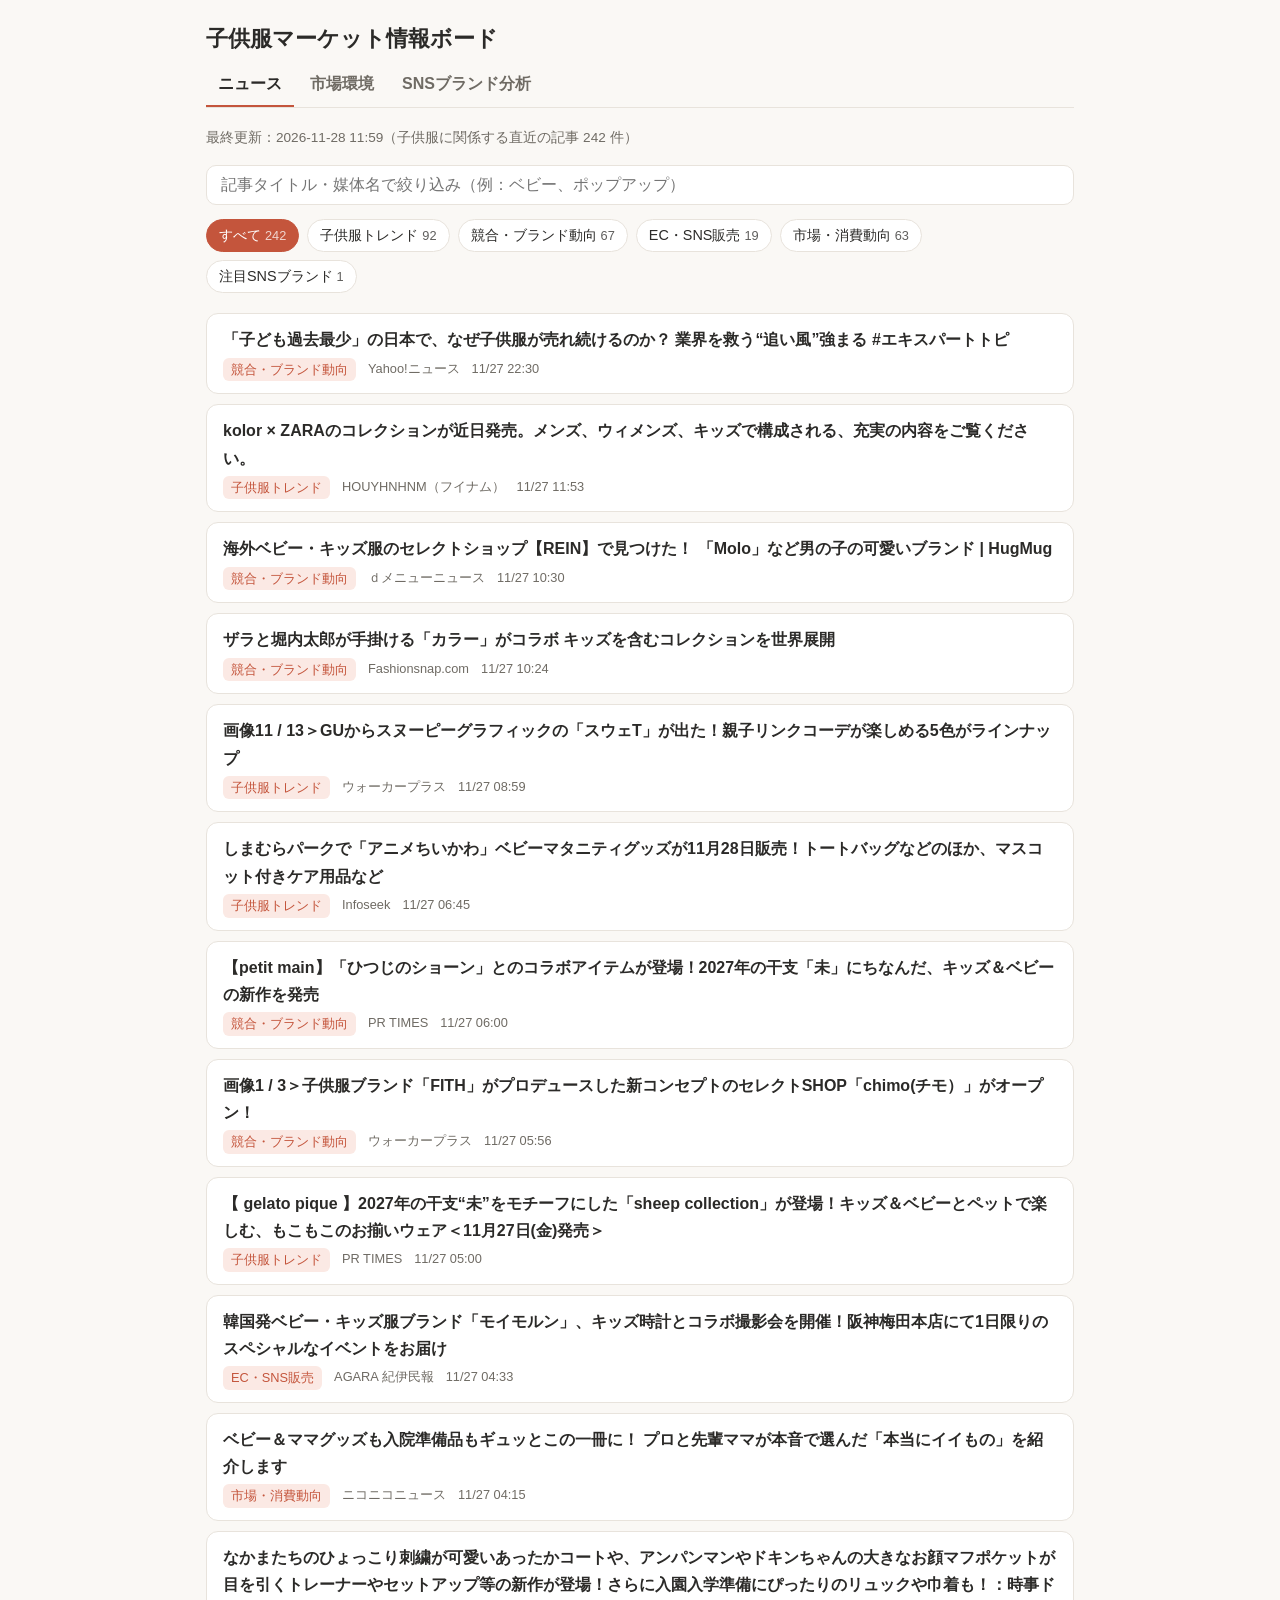
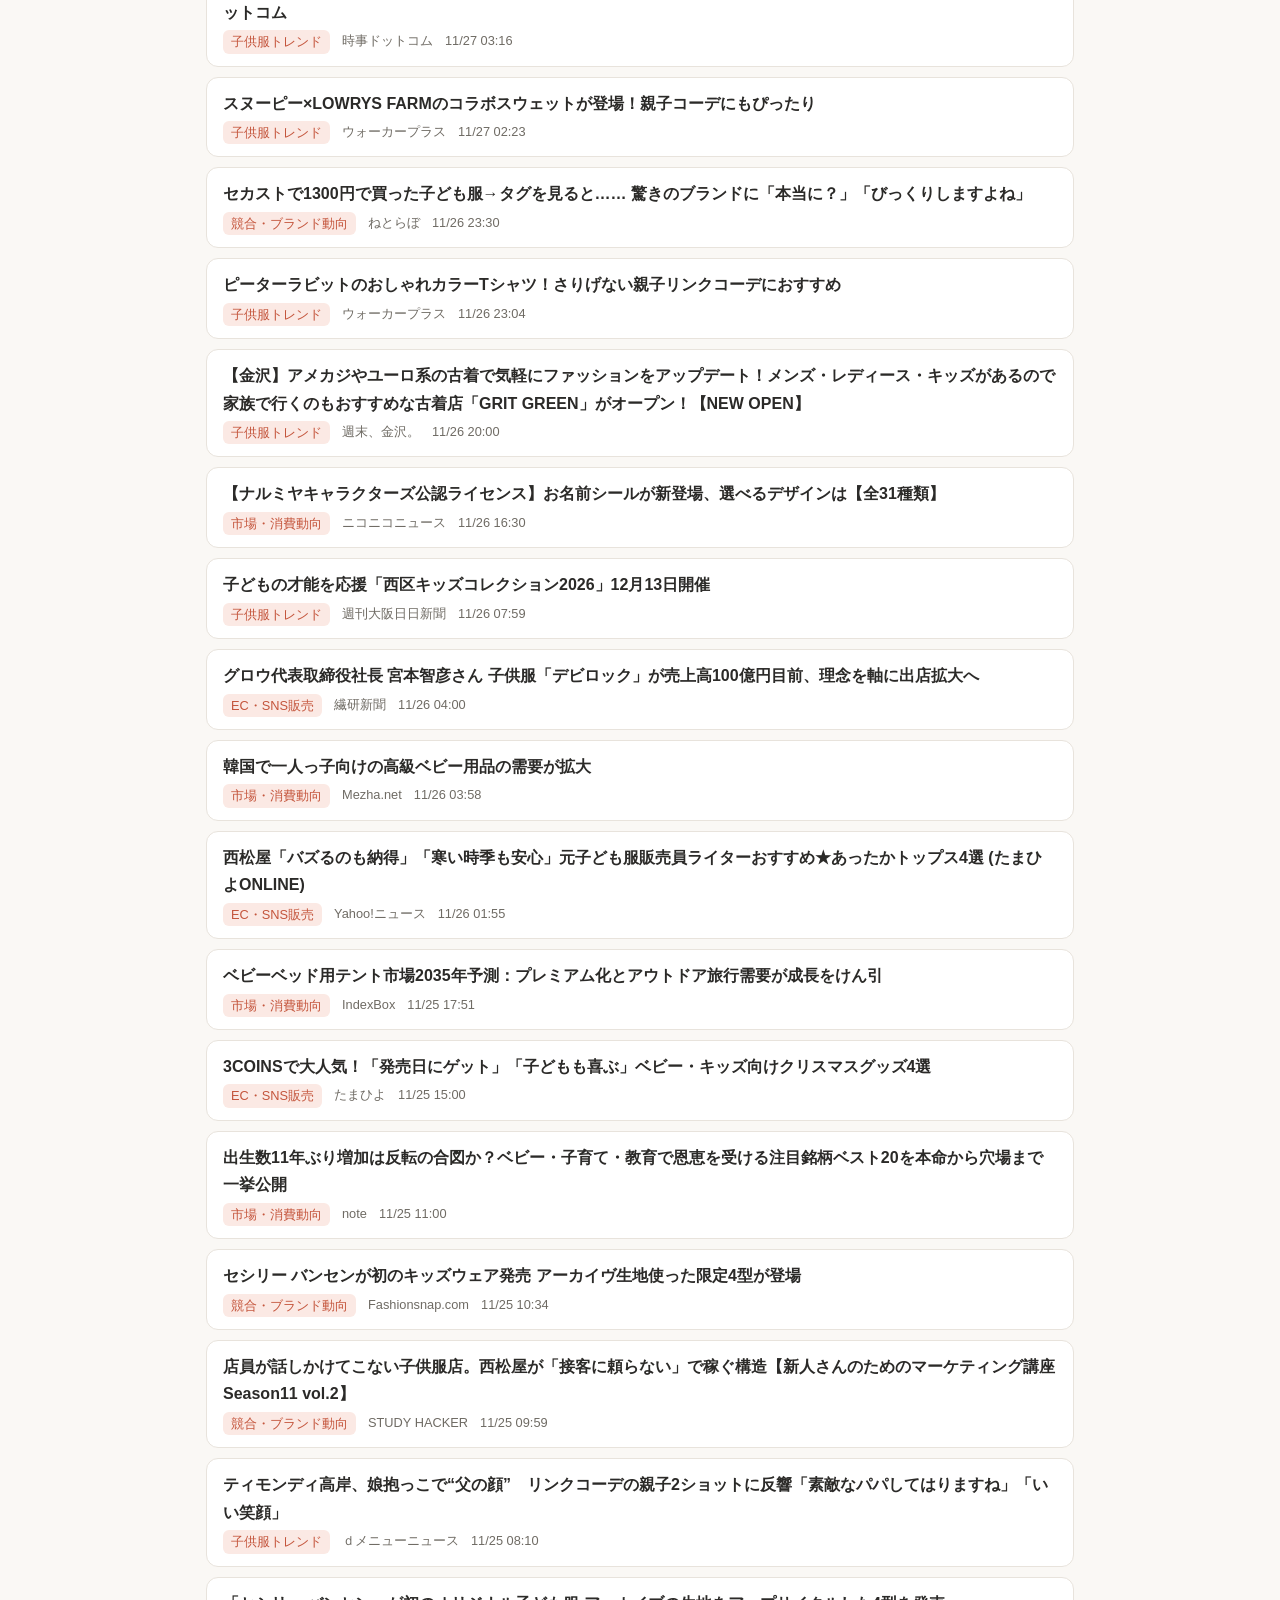
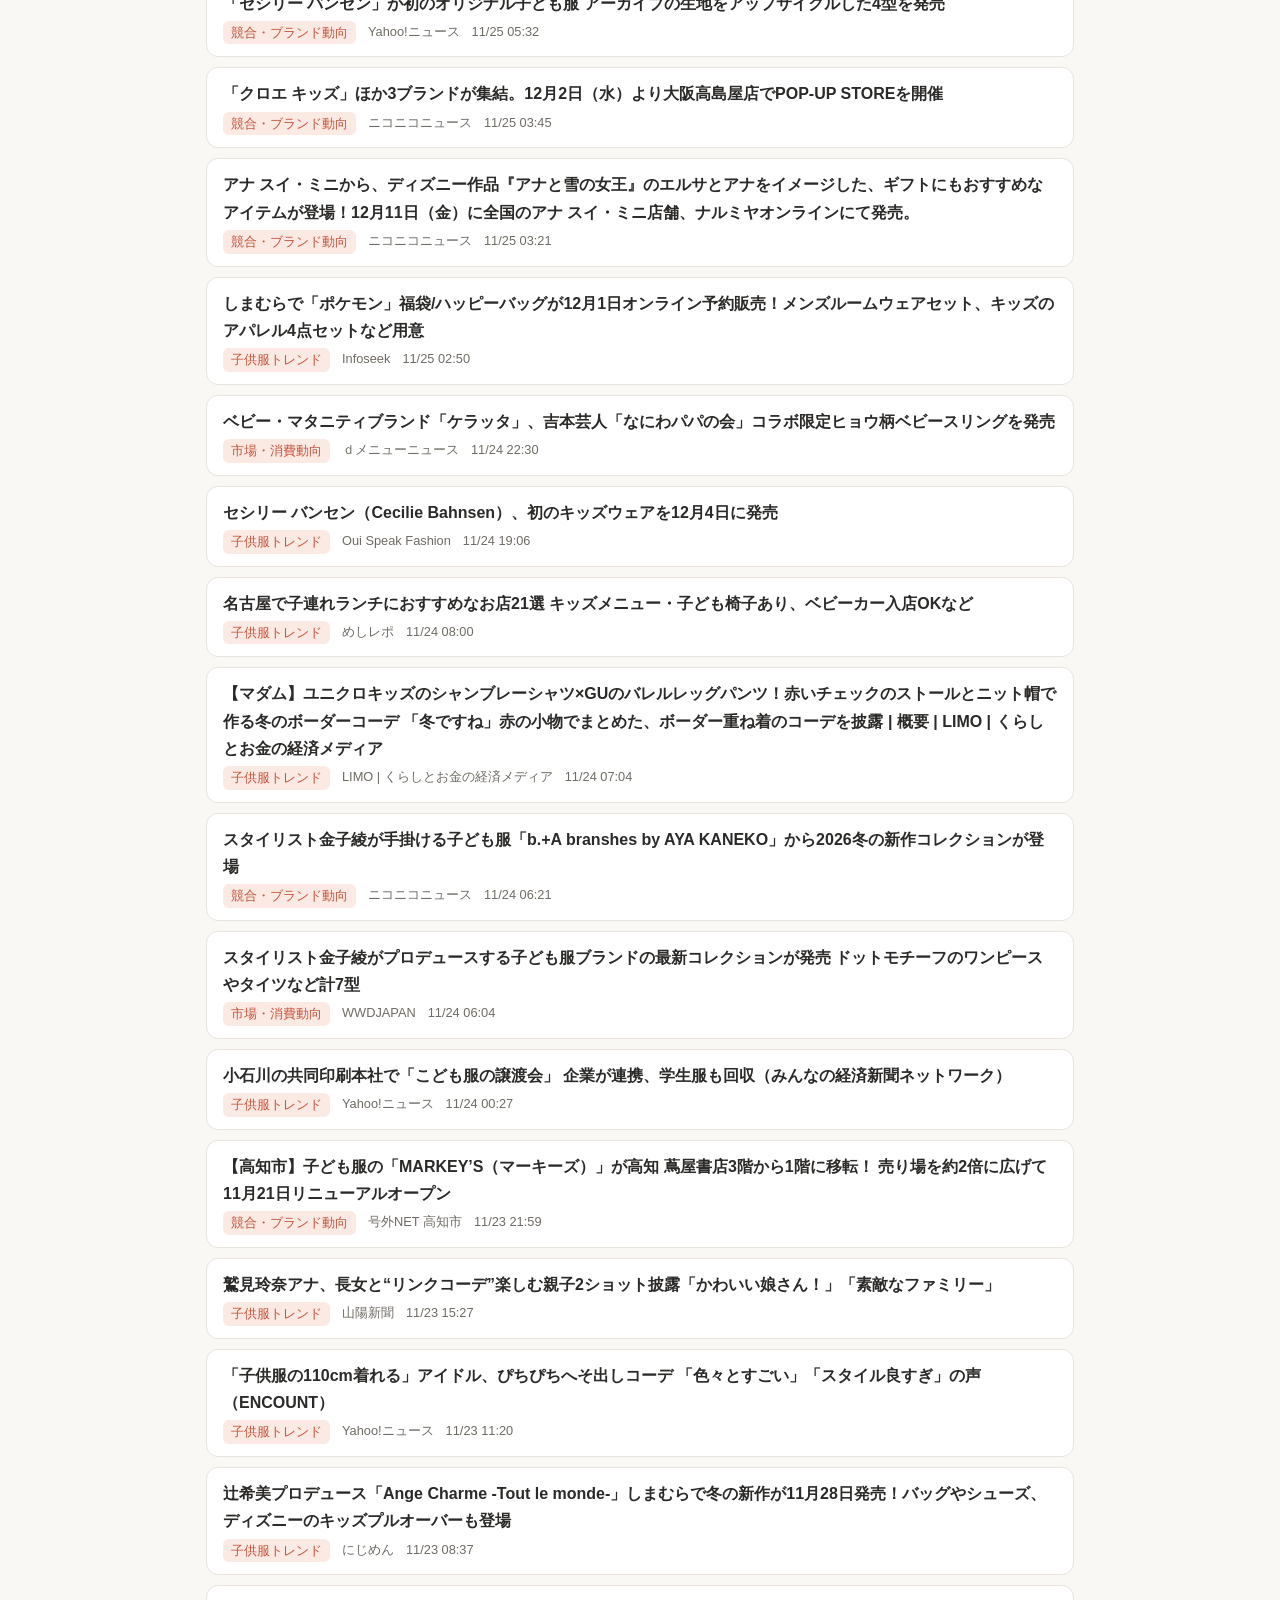
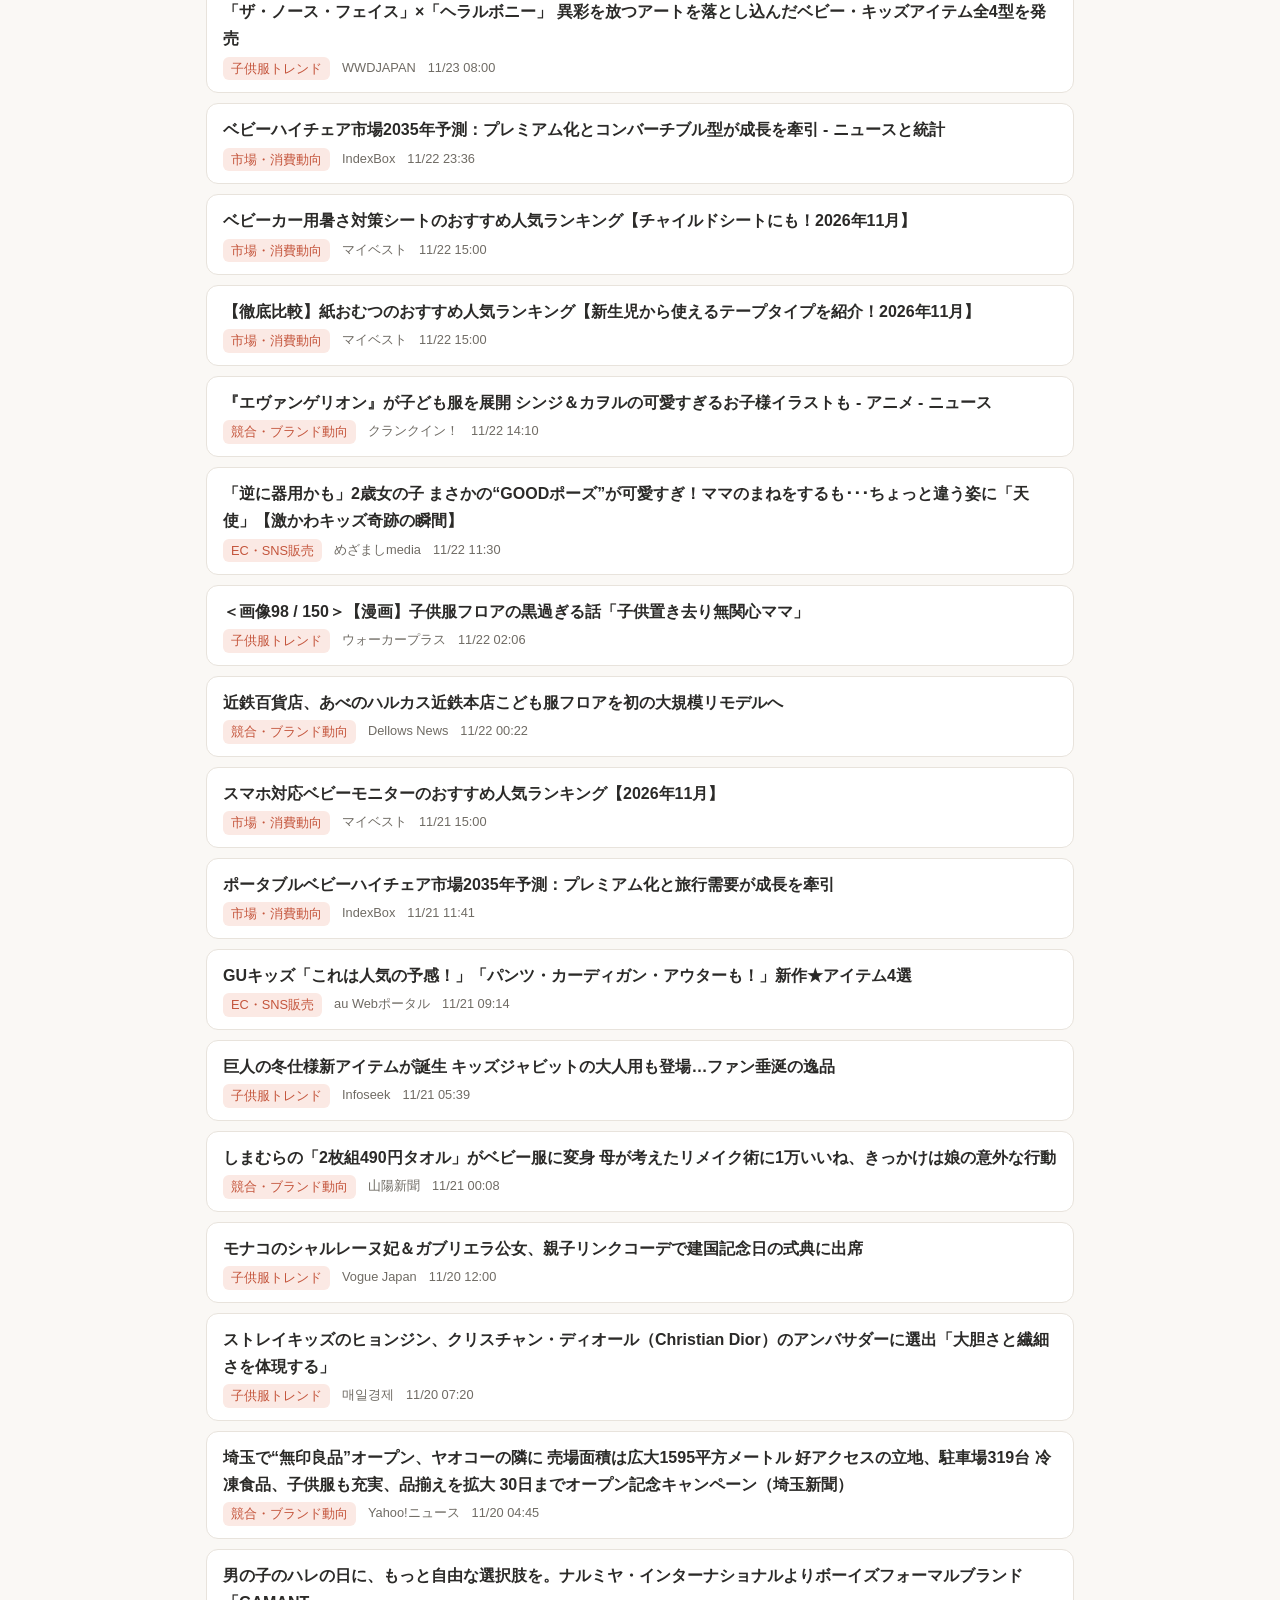
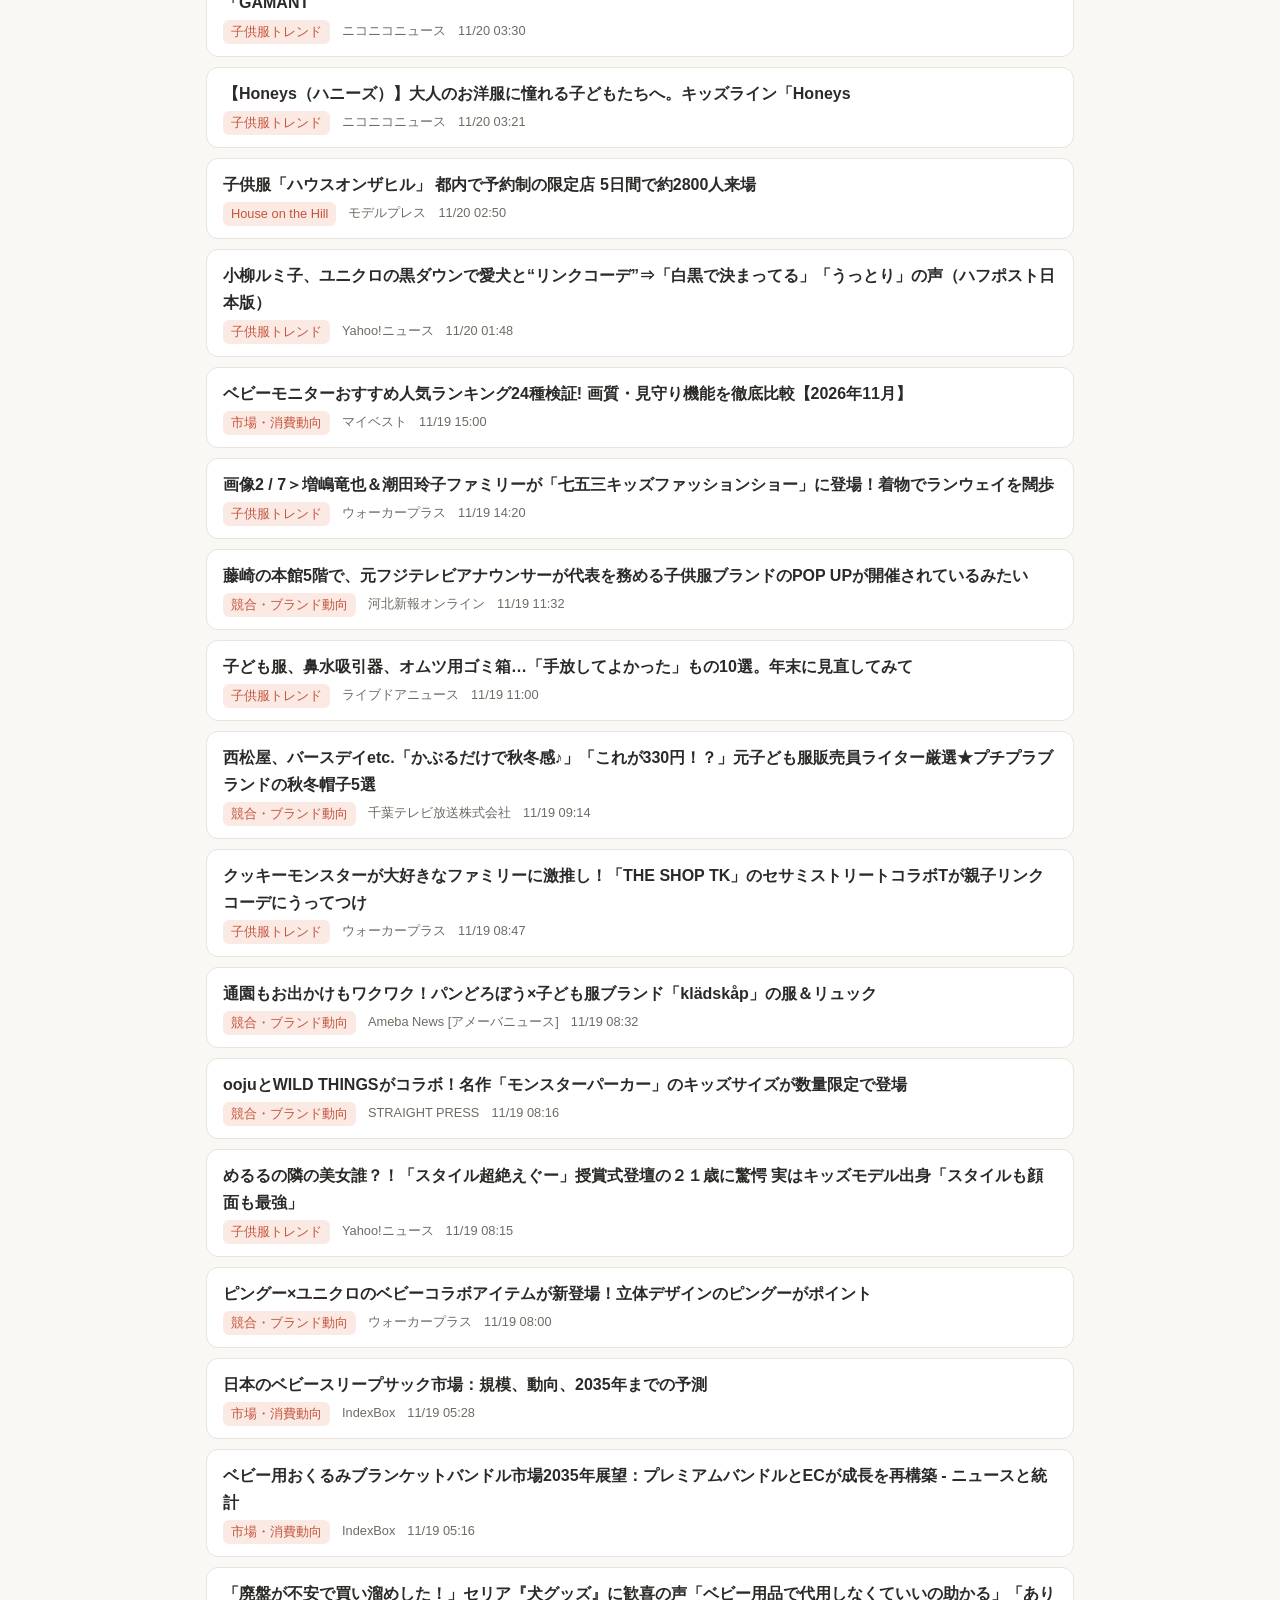
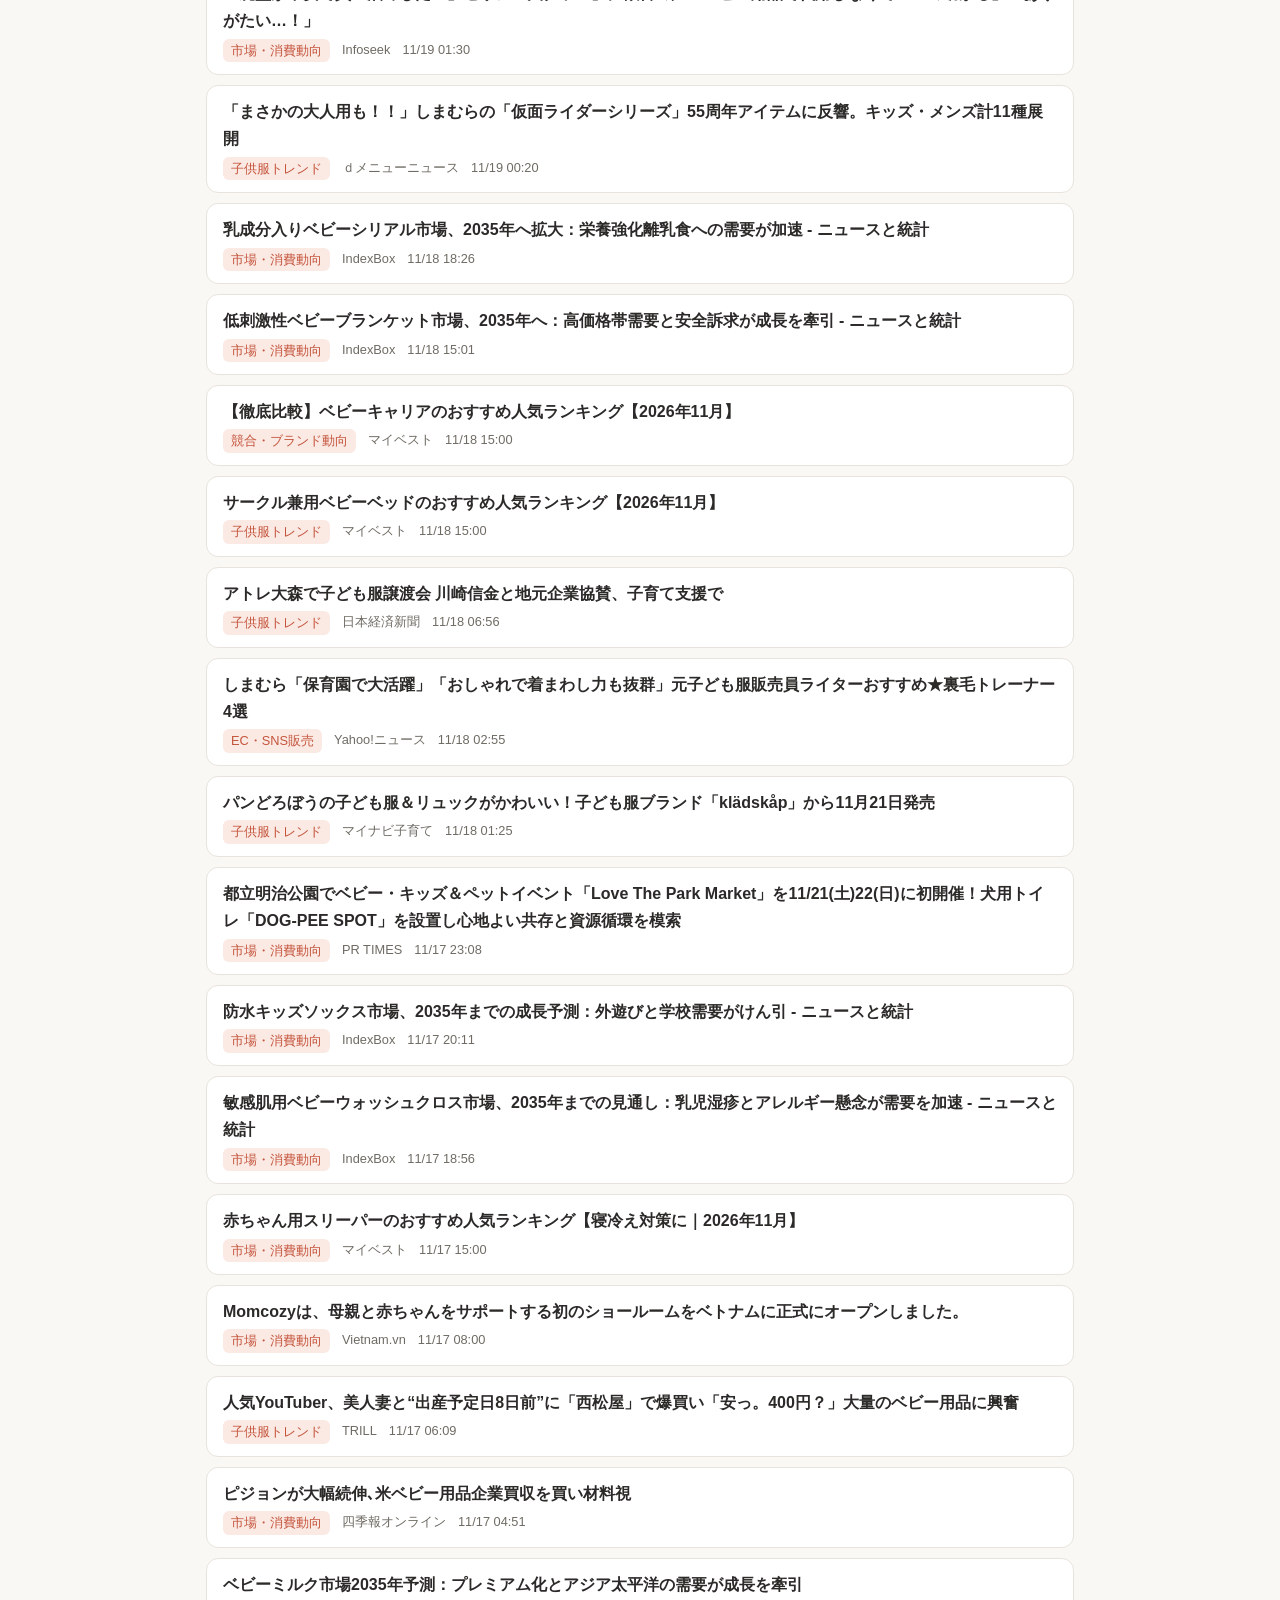
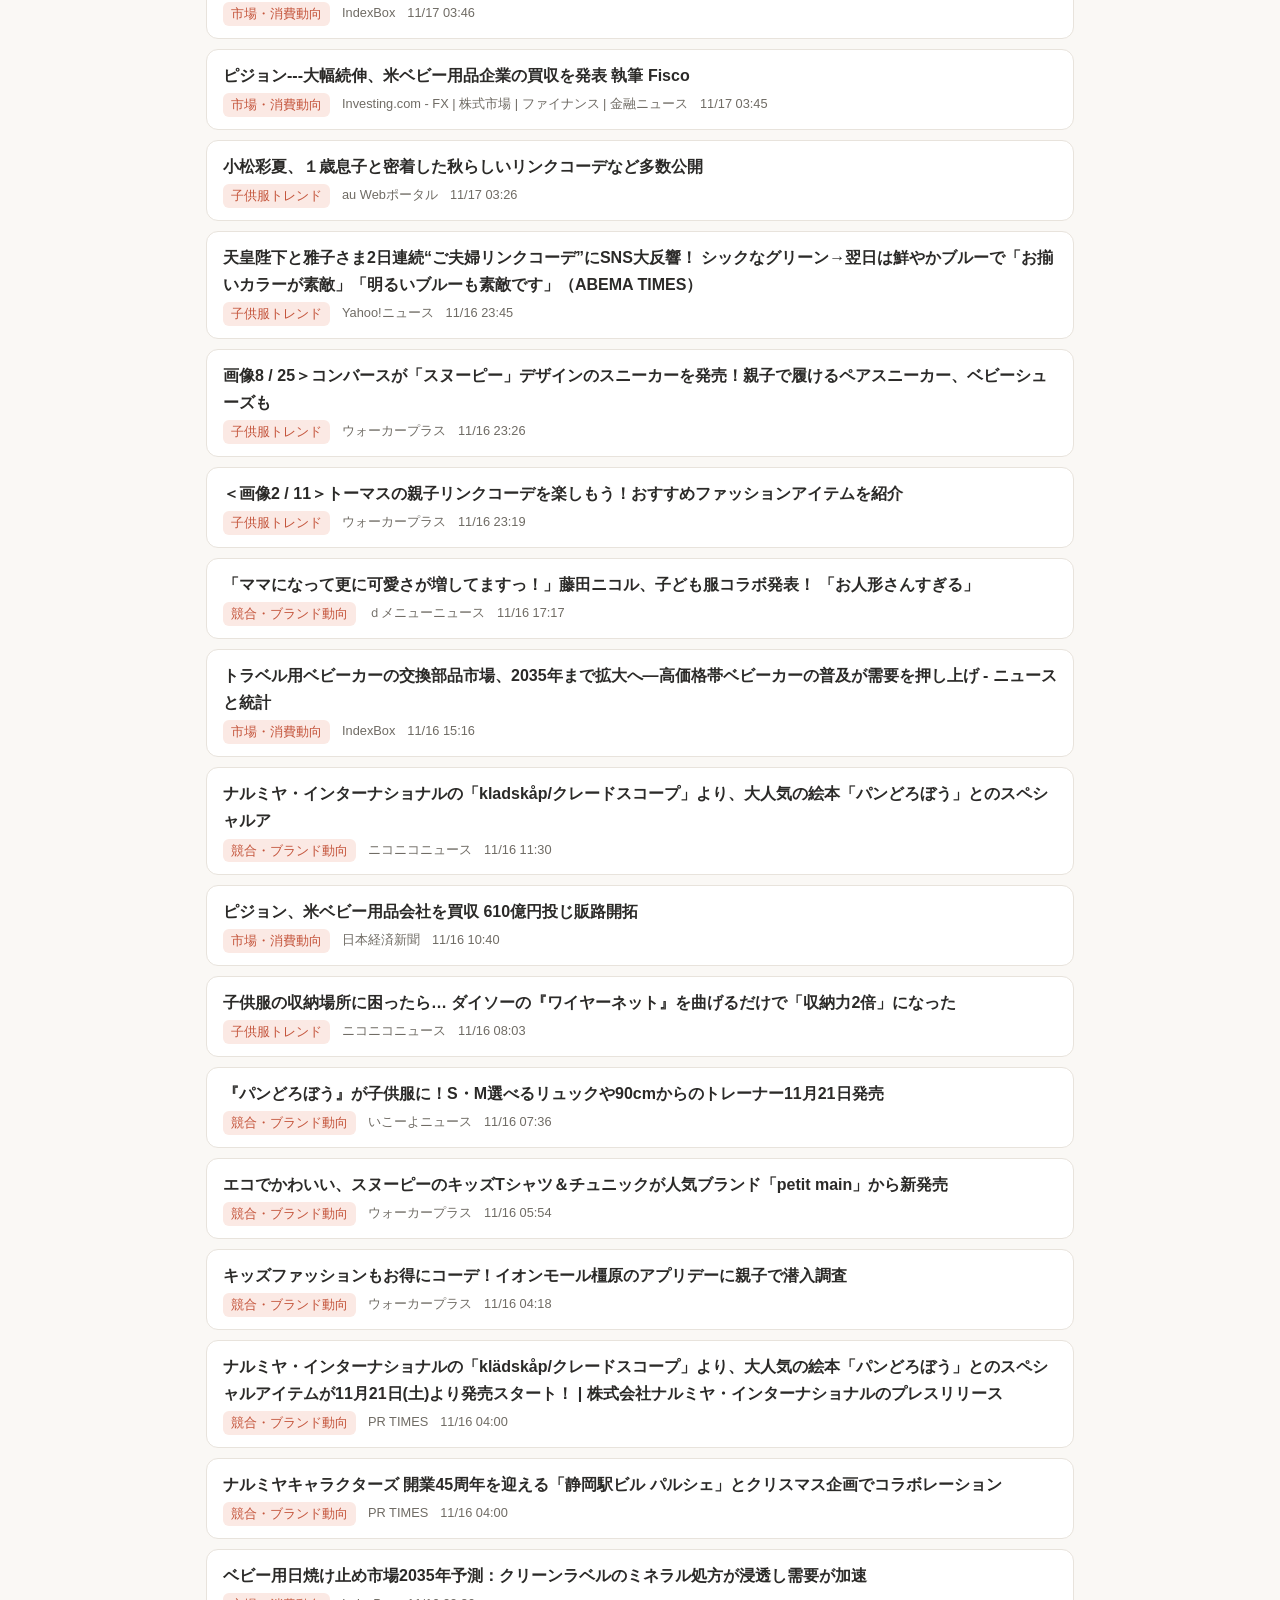
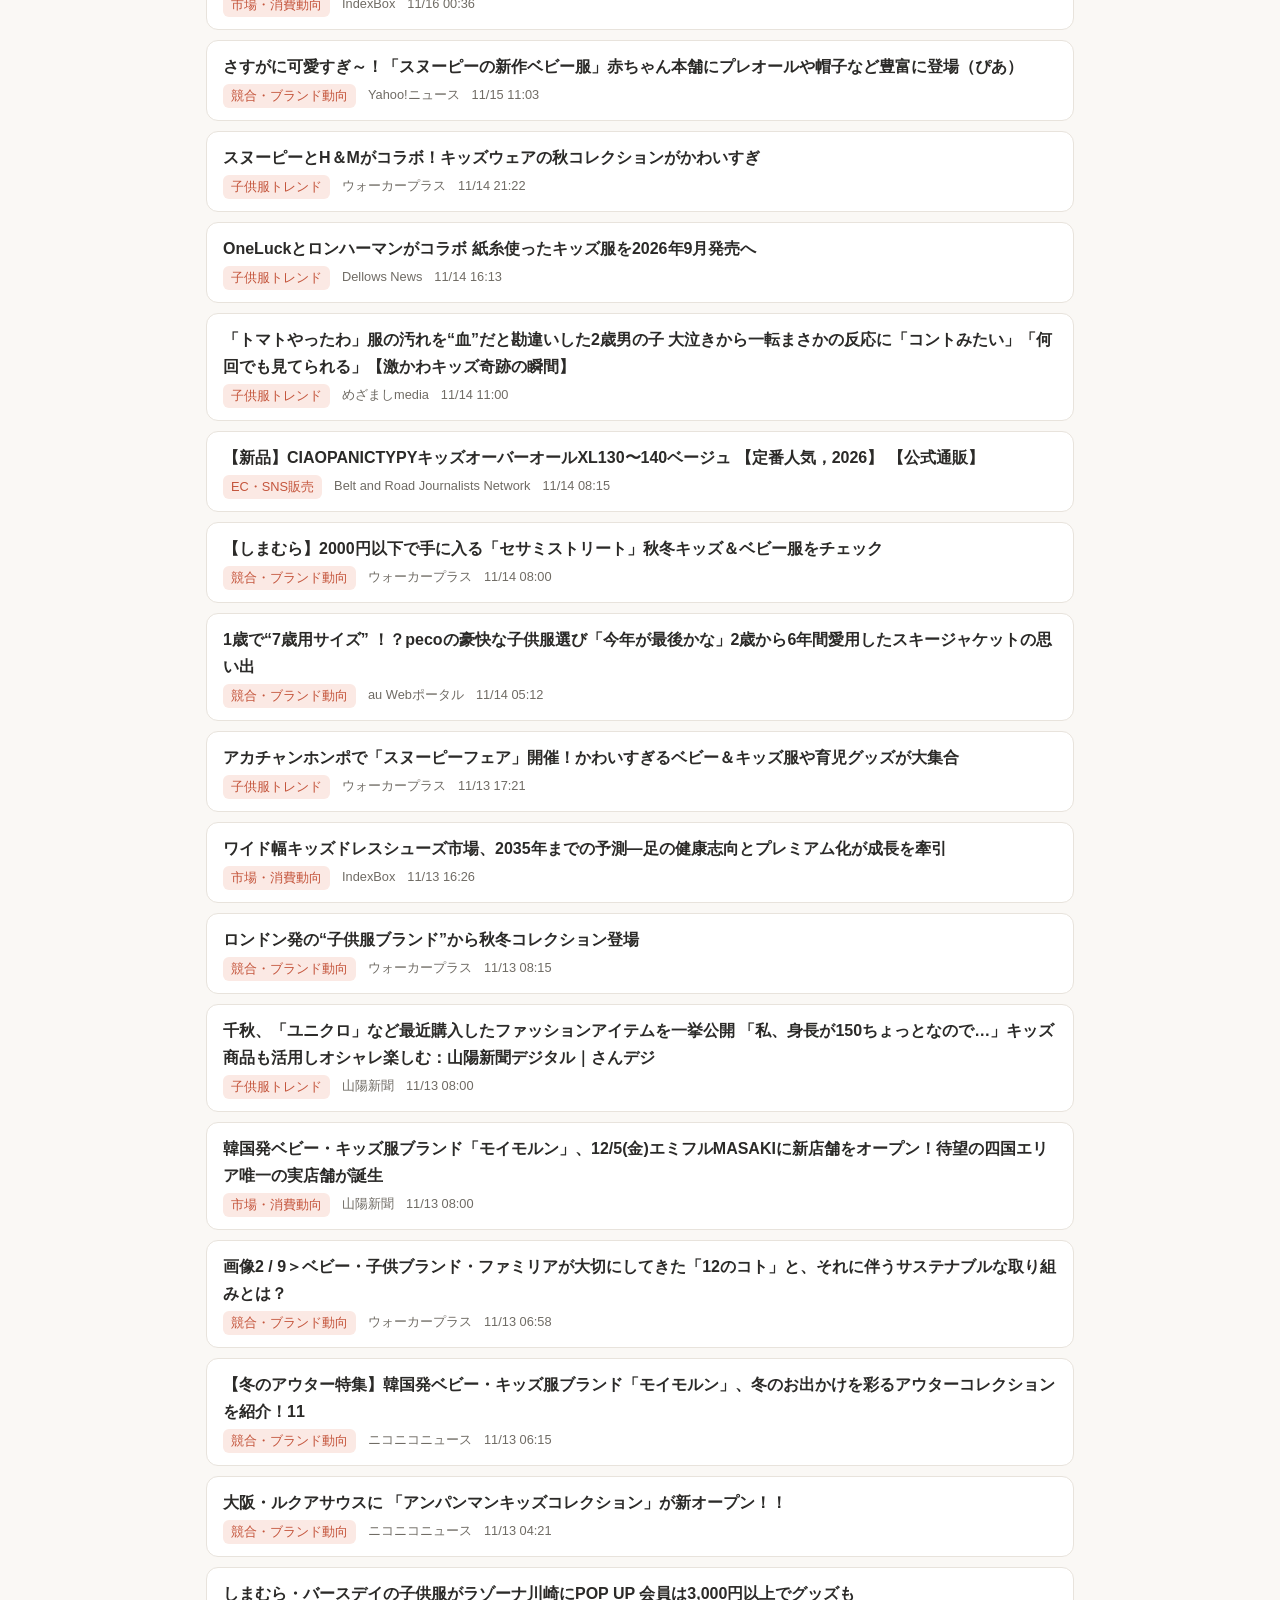
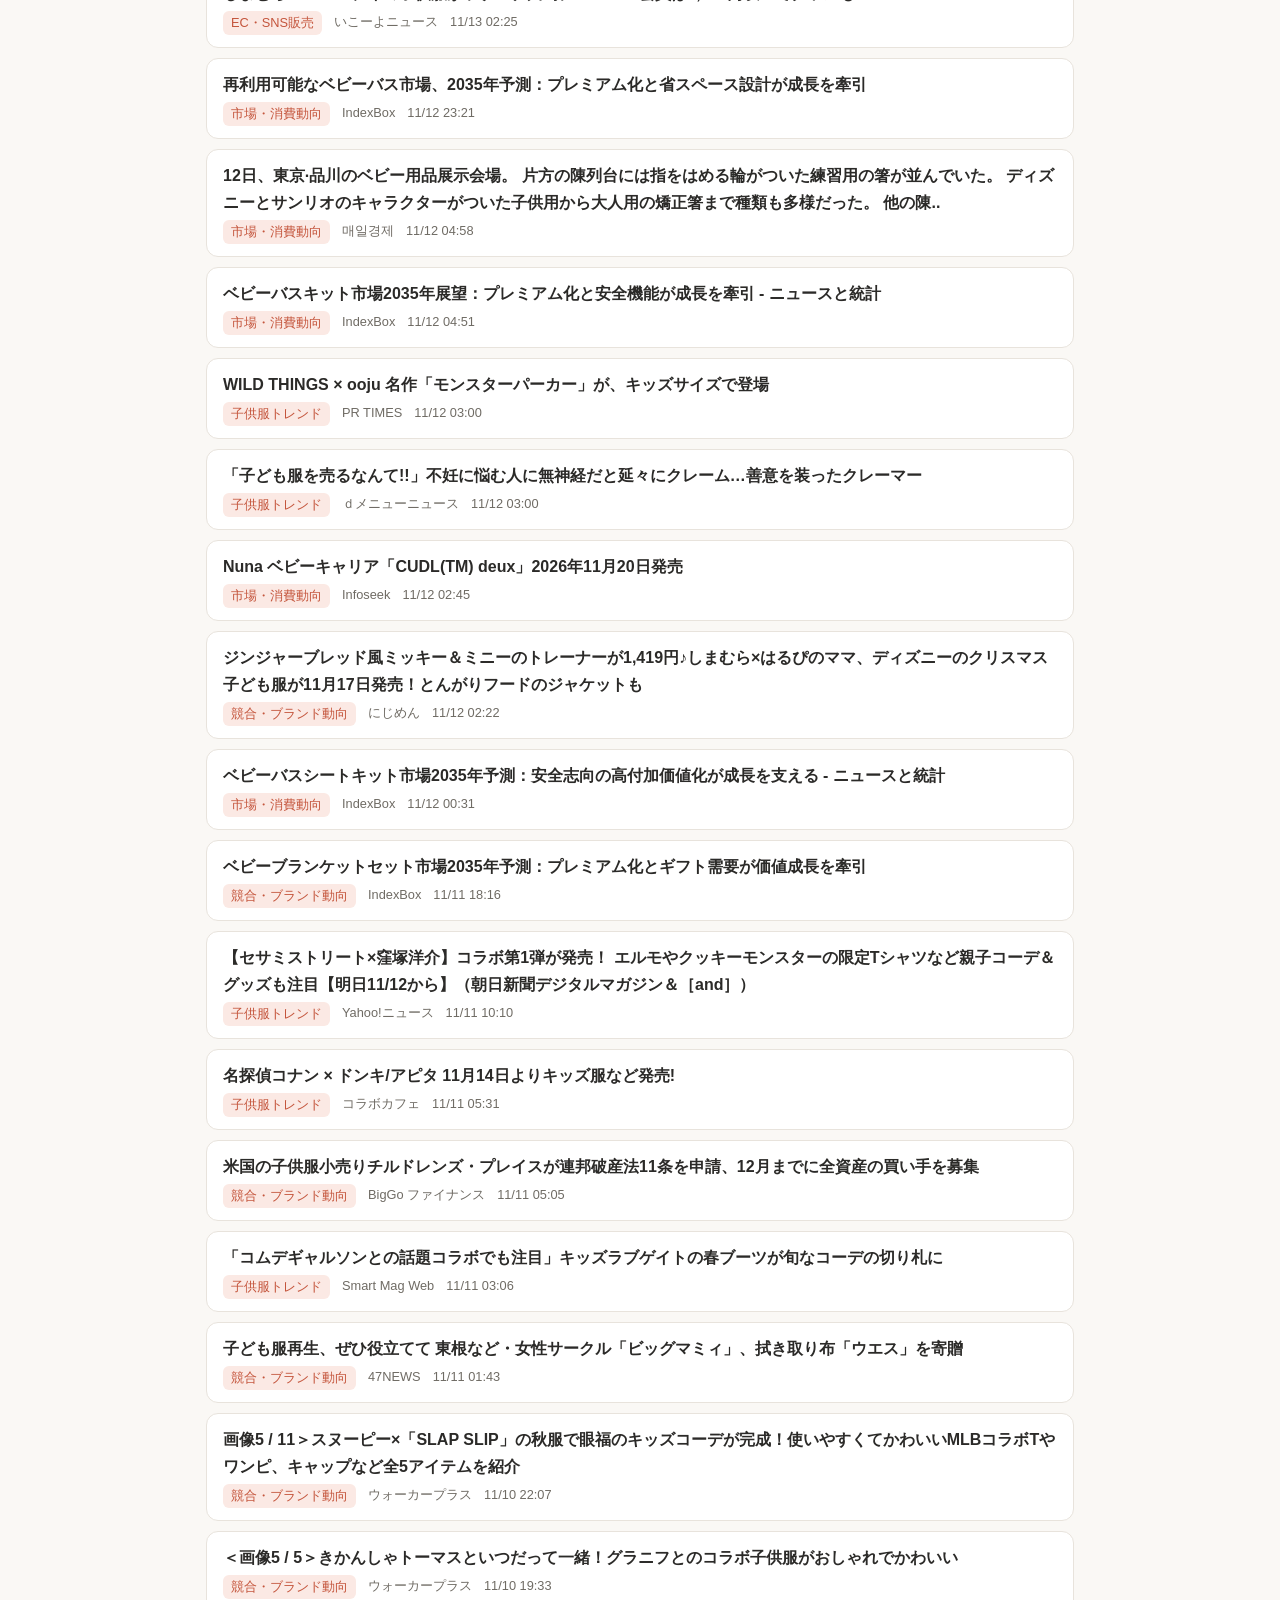
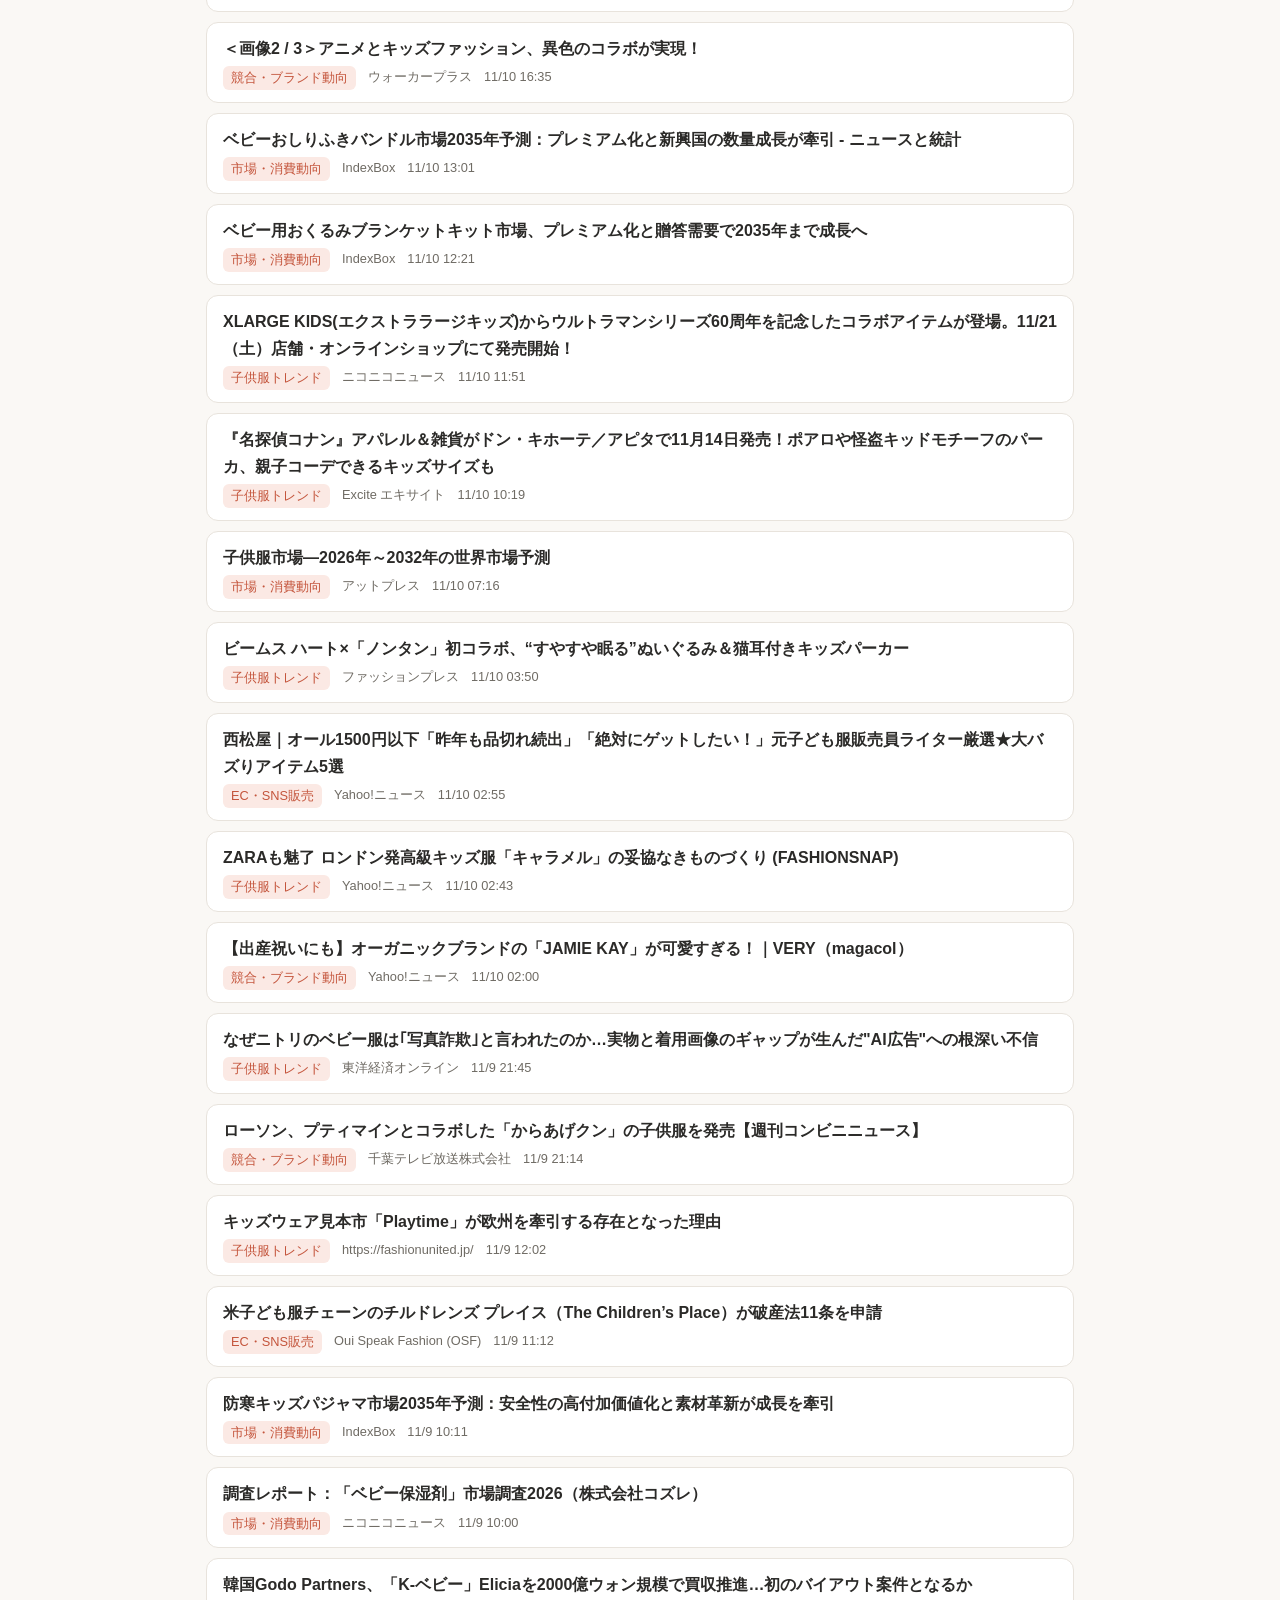
<file: docs/index.html>
<!doctype html>
<html lang="ja">
<head>
<meta charset="utf-8">
<meta name="viewport" content="width=device-width, initial-scale=1">
<title>子供服マーケット情報ボード｜ニュース</title>
<style>:root {
  --bg: #faf8f5; --card: #ffffff; --text: #2b2a28; --muted: #6f6b64;
  --line: #e8e3dc; --accent: #c4553c; --accent-soft: #fbe9e4; --new: #2b7d5e;
  --bar: #d9654b; --grid: #ece7e0;
}
@media (prefers-color-scheme: dark) {
  :root {
    --bg: #1c1b1a; --card: #262523; --text: #ecebe8; --muted: #a39f98;
    --line: #3a3835; --accent: #f08a70; --accent-soft: #3d2a25; --new: #5cc59b;
    --bar: #e8795f; --grid: #34322f;
  }
}
* { box-sizing: border-box; }
body {
  margin: 0; background: var(--bg); color: var(--text);
  font-family: -apple-system, BlinkMacSystemFont, "Hiragino Sans", "Noto Sans JP", "Yu Gothic", sans-serif;
  line-height: 1.7;
}
.wrap { max-width: 900px; margin: 0 auto; padding: 20px 16px 64px; }
h1 { font-size: 1.4rem; margin: 0 0 4px; }
h2 { font-size: 1.15rem; margin: 36px 0 12px; }
h3 { font-size: 1rem; margin: 0 0 6px; }
a { color: var(--accent); }
.updated, .note { color: var(--muted); font-size: .85rem; margin: 0 0 16px; }
.nav { display: flex; gap: 4px; margin: 0 0 18px; border-bottom: 1px solid var(--line); overflow-x: auto; }
.nav a {
  padding: 8px 12px; color: var(--muted); text-decoration: none; font-weight: 600; white-space: nowrap;
  border-bottom: 3px solid transparent; margin-bottom: -1px;
}
.nav a[aria-current="page"] { color: var(--text); border-bottom-color: var(--accent); }
.card { background: var(--card); border: 1px solid var(--line); border-radius: 12px; padding: 16px; }
.grid { display: grid; gap: 12px; grid-template-columns: repeat(auto-fit, minmax(190px, 1fr)); }
.kpi .label { font-size: .8rem; color: var(--muted); }
.kpi .value { font-size: 1.6rem; font-weight: 700; line-height: 1.3; margin: 4px 0; }
.kpi .sub { font-size: .8rem; color: var(--muted); }
.search {
  width: 100%; padding: 10px 14px; font-size: 1rem; border-radius: 10px;
  border: 1px solid var(--line); background: var(--card); color: var(--text);
}
.tabs { display: flex; flex-wrap: wrap; gap: 8px; margin: 14px 0 20px; }
.tab {
  border: 1px solid var(--line); background: var(--card); color: var(--text);
  padding: 6px 12px; border-radius: 999px; font-size: .9rem; cursor: pointer;
}
.tab[aria-pressed="true"] { background: var(--accent); border-color: var(--accent); color: #fff; }
.tab .n { opacity: .75; margin-left: 4px; font-size: .8rem; }
.list { list-style: none; padding: 0; margin: 0; display: grid; gap: 10px; }
.item { background: var(--card); border: 1px solid var(--line); border-radius: 12px; padding: 12px 16px; }
.item a { color: var(--text); text-decoration: none; font-weight: 600; }
.item a:hover { color: var(--accent); text-decoration: underline; }
.meta { display: flex; flex-wrap: wrap; gap: 4px 12px; margin-top: 4px; font-size: .8rem; color: var(--muted); }
.chip { background: var(--accent-soft); color: var(--accent); padding: 1px 8px; border-radius: 6px; font-size: .8rem; }
.chips { display: flex; flex-wrap: wrap; gap: 6px; margin: 8px 0; }
.new { color: var(--new); font-weight: 700; }
.empty { color: var(--muted); text-align: center; padding: 28px 0; }
.chart svg { width: 100%; height: auto; display: block; }
.chart .axis { fill: var(--muted); font-size: 11px; }
.chart .gridline { stroke: var(--grid); stroke-width: 1; }
.chart .bar { fill: var(--bar); }
.chart .bar:hover, .chart .bar.active { opacity: .75; }
.chart .val { fill: var(--text); font-size: 11px; font-weight: 600; }
.tooltip {
  position: fixed; pointer-events: none; background: var(--text); color: var(--bg);
  padding: 4px 10px; border-radius: 6px; font-size: .8rem; display: none; z-index: 10;
}
details { margin-top: 8px; font-size: .85rem; }
summary { cursor: pointer; color: var(--muted); }
table { border-collapse: collapse; width: 100%; font-size: .85rem; margin-top: 6px; }
th, td { border-bottom: 1px solid var(--line); padding: 6px 8px; text-align: left; vertical-align: top; }
td.num { text-align: right; font-variant-numeric: tabular-nums; }
.hbar { display: grid; grid-template-columns: 7.5em 1fr 2.5em; gap: 8px; align-items: center; font-size: .85rem; margin: 4px 0; }
.hbar .track { height: 10px; background: var(--grid); border-radius: 4px; overflow: hidden; }
.hbar .fill { height: 100%; background: var(--bar); border-radius: 0 4px 4px 0; }
.hbar .num { text-align: right; color: var(--muted); font-variant-numeric: tabular-nums; }
dl.profile { display: grid; grid-template-columns: 6.5em 1fr; gap: 4px 12px; margin: 10px 0; font-size: .9rem; }
dl.profile dt { color: var(--muted); }
dl.profile dd { margin: 0; }
ul.points { margin: 6px 0 0; padding-left: 1.2em; font-size: .9rem; }
.tagline { color: var(--muted); font-size: .9rem; margin: 0 0 4px; }
.scroll-x { overflow-x: auto; }
.sources { font-size: .8rem; color: var(--muted); }
@media (max-width: 520px) {
  dl.profile { grid-template-columns: 1fr; }
  dl.profile dd { margin-bottom: 6px; }
}
#compare { min-width: 560px; }
#compare th:first-child { white-space: nowrap; color: var(--muted); font-weight: 600; }
#compare td { min-width: 200px; }
</style>
</head>
<body>
<div class="wrap">
  <h1>子供服マーケット情報ボード</h1>
  <nav class="nav"><a href="index.html" aria-current="page">ニュース</a><a href="market.html">市場環境</a><a href="brands.html">SNSブランド分析</a></nav>
  <p class="updated" id="updated"></p>
  <input class="search" id="q" type="search" placeholder="記事タイトル・媒体名で絞り込み（例：ベビー、ポップアップ）">
  <div class="tabs" id="tabs" role="group" aria-label="カテゴリ"></div>
  <ul class="list" id="list"></ul>
  <p class="empty" id="empty" hidden>該当する記事がありません</p>
</div>
<script>const el = (tag, cls, text) => {
  const e = document.createElement(tag);
  if (cls) e.className = cls;
  if (text != null) e.textContent = text;
  return e;
};

function fmtDate(iso) {
  const d = new Date(iso);
  return (d.getMonth() + 1) + "/" + d.getDate() + " " +
    String(d.getHours()).padStart(2, "0") + ":" + String(d.getMinutes()).padStart(2, "0");
}

// 記事の一覧を描く。showCategory=false ならカテゴリの札を出さない
function renderNews(listEl, articles, showCategory = true) {
  const dayAgo = Date.now() - 24 * 3600 * 1000;
  listEl.replaceChildren(...articles.map((a) => {
    const li = el("li", "item");
    const link = el("a", null, a.title);
    link.href = a.link; link.target = "_blank"; link.rel = "noopener noreferrer";
    const meta = el("div", "meta");
    if (new Date(a.published).getTime() > dayAgo) meta.append(el("span", "new", "NEW"));
    if (a.brand) meta.append(el("span", "chip", a.brand));
    else if (showCategory) meta.append(el("span", "chip", a.category));
    meta.append(el("span", null, a.source || ""), el("span", null, fmtDate(a.published)));
    li.append(link, meta);
    return li;
  }));
}

// 1 系列の縦棒グラフ（SVG）。data = [[ラベル, 値], ...]
function barChart(box, data, unit) {
  const W = 640, H = 260, L = 8, R = 8, T = 24, B = 26;
  const max = Math.max(...data.map((d) => d[1])) * 1.1;
  const slot = (W - L - R) / data.length, bw = Math.min(44, slot * 0.6);
  const y = (v) => T + (H - T - B) * (1 - v / max);
  const ns = "http://www.w3.org/2000/svg";
  const svg = document.createElementNS(ns, "svg");
  svg.setAttribute("viewBox", `0 0 ${W} ${H}`);
  svg.setAttribute("role", "img");
  const mk = (name, attrs, text) => {
    const n = document.createElementNS(ns, name);
    for (const k in attrs) n.setAttribute(k, attrs[k]);
    if (text != null) n.textContent = text;
    svg.append(n);
    return n;
  };
  mk("line", { class: "gridline", x1: L, x2: W - R, y1: H - B, y2: H - B });
  const tip = document.querySelector(".tooltip") || document.body.appendChild(el("div", "tooltip"));
  const fmt = (v) => v.toLocaleString("ja-JP") + unit;
  data.forEach(([label, v], i) => {
    const cx = L + slot * i + slot / 2;
    const top = y(v), h = H - B - top;
    // 上側だけ角を丸めた棒（下端は基準線に接する）
    const r = Math.min(4, h);
    const x0 = cx - bw / 2, x1 = cx + bw / 2;
    const bar = mk("path", {
      class: "bar",
      d: `M${x0},${H - B} V${top + r} Q${x0},${top} ${x0 + r},${top} H${x1 - r} Q${x1},${top} ${x1},${top + r} V${H - B} Z`,
    });
    mk("text", { class: "axis", x: cx, y: H - 8, "text-anchor": "middle" }, label);
    // 最初と最後の値だけ直接表示（全部に数字を付けない）
    if (i === 0 || i === data.length - 1) {
      mk("text", { class: "val", x: cx, y: top - 6, "text-anchor": "middle" }, v.toLocaleString("ja-JP"));
    }
    // 棒より広い当たり判定
    const hit = mk("rect", { x: L + slot * i, y: T, width: slot, height: H - T - B, fill: "transparent" });
    hit.addEventListener("mousemove", (e) => {
      bar.classList.add("active");
      tip.textContent = `${label}年：${fmt(v)}`;
      tip.style.display = "block";
      tip.style.left = e.clientX + 12 + "px";
      tip.style.top = e.clientY - 28 + "px";
    });
    hit.addEventListener("mouseleave", () => { bar.classList.remove("active"); tip.style.display = "none"; });
  });
  box.append(svg);
}
</script>
<script>
const DATA = {"updated": "2026-11-28 11:59", "categories": ["子供服トレンド", "競合・ブランド動向", "EC・SNS販売", "市場・消費動向", "注目SNSブランド"], "articles": [{"title": "「子ども過去最少」の日本で、なぜ子供服が売れ続けるのか？ 業界を救う“追い風”強まる #エキスパートトピ", "link": "https://news.google.com/rss/articles/CBMijgFBVV95cUxNSEd1aEgtWmt4X285ZUNmME9LVldjbWNRYWFGQlNQcnZvcUVEN2dGTDh1Z0VxaVhEX0VZRUhhb081U1BXaC0zQW9rLTBZUHRzdDBNblpWZFZMY2g2Wldxa2lvbWp6eWQ3OUd0RzJyWDZudzVQTWY2MTFRNXpDQUVWOHh2TmVIY2hOcFdjbFNB?oc=5", "source": "Yahoo!ニュース", "published": "2026-11-28T07:30:47+09:00", "category": "競合・ブランド動向", "keyword": "子供服ブランド", "brand": null}, {"title": "kolor × ZARAのコレクションが近日発売。メンズ、ウィメンズ、キッズで構成される、充実の内容をご覧ください。", "link": "https://news.google.com/rss/articles/CBMiT0FVX3lxTE9aMGc1TU1JeDBFN25ScjZJYXRadlJJTVZqeWdFU1ZpUWhBcWlWdjFHMGJucnJVTFlYejJBenRGdUdaNjdTb0ZWR29pU3JpRFU?oc=5", "source": "HOUYHNHNM（フイナム）", "published": "2026-11-27T20:53:12+09:00", "category": "子供服トレンド", "keyword": "キッズファッション", "brand": null}, {"title": "海外ベビー・キッズ服のセレクトショップ【REIN】で見つけた！ 「Molo」など男の子の可愛いブランド | HugMug", "link": "https://news.google.com/rss/articles/[base64]?oc=5", "source": "ｄメニューニュース", "published": "2026-11-27T19:30:00+09:00", "category": "競合・ブランド動向", "keyword": "子供服ブランド", "brand": null}, {"title": "ザラと堀内太郎が手掛ける「カラー」がコラボ キッズを含むコレクションを世界展開", "link": "https://news.google.com/rss/articles/CBMifEFVX3lxTE9uZ052SjJFa1BSeF9JeUVqME94emZHY1JMUXI5TU1ZRGZNdW9lbjFxUDJXT0ZsT1hLSk1TbGJLcHJLUExmSldFbF9zSmoyZjFiTDhnT2VfMEY2NDJVUE9MRkJHTmFCbUptdTJqR0UwMkFaV3lGamRoVUNwNHQ?oc=5", "source": "Fashionsnap.com", "published": "2026-11-27T19:24:46+09:00", "category": "競合・ブランド動向", "keyword": "子供服 ポップアップ", "brand": null}, {"title": "画像11 / 13＞GUからスヌーピーグラフィックの「スウェT」が出た！親子リンクコーデが楽しめる5色がラインナップ", "link": "https://news.google.com/rss/articles/CBMibkFVX3lxTE1DbzJrTzdIV3Exd2gwcm12U1hNcEZLbVctY1pTVlZFU09pWlNTYmV3ZzN2NjZiUVFDUjVJWkYwOXNOTUtCcjFxWVYzWXJuY0dwNVVBTWdBUWt5al8xMk9ybTdOcjdKVlJoT3V5eHhn?oc=5", "source": "ウォーカープラス", "published": "2026-11-27T17:59:40+09:00", "category": "子供服トレンド", "keyword": "親子コーデ", "brand": null}, {"title": "しまむらパークで「アニメちいかわ」ベビーマタニティグッズが11月28日販売！トートバッグなどのほか、マスコット付きケア用品など", "link": "https://news.google.com/rss/articles/CBMiX0FVX3lxTE1NVVZPeVVBbUpFRUpuRGpvLXFtUGUzRFhaRnZQeHZRRTQ0aTdNaU5aYmUzclpWTkgxLTdycThaSUZXN0g5bEZoRDBlNzJYUm9JVEZjeDdzQnVFbEdyeEdR?oc=5", "source": "Infoseek", "published": "2026-11-27T15:45:02+09:00", "category": "子供服トレンド", "keyword": "親子コーデ", "brand": null}, {"title": "【petit main】「ひつじのショーン」とのコラボアイテムが登場！2027年の干支「未」にちなんだ、キッズ＆ベビーの新作を発売", "link": "https://news.google.com/rss/articles/CBMiakFVX3lxTE5YcUJjMjZBWEdWa2xod1JHUVR5VmlQN28tcVZZMnl1V3lZbXlHTDVqejU2eElkbl9nOXZUNTN6WlVBWkg2NzJtdWRxa0dSOUpoNXZIRnJLZDlTOGxTSlQxUUJLWlVFbHJNVGc?oc=5", "source": "PR TIMES", "published": "2026-11-27T15:00:02+09:00", "category": "競合・ブランド動向", "keyword": "子供服 コラボ", "brand": null}, {"title": "画像1 / 3＞子供服ブランド「FITH」がプロデュースした新コンセプトのセレクトSHOP「chimo(チモ）」がオープン！", "link": "https://news.google.com/rss/articles/CBMiaEFVX3lxTFBGTUItN1M4MktoYVI5ZmFXbElZZThHNHBsRkhhY3kyeTJYTmJPNnZyUEtIQkpkTDhnTDNtTnBiNG1sQi1aUVp3S0Rjb0Q3LWxsbF9nal9ZSlVySUMwbWdtX1NRcl80a3Vo?oc=5", "source": "ウォーカープラス", "published": "2026-11-27T14:56:35+09:00", "category": "競合・ブランド動向", "keyword": "ベビー服 ブランド", "brand": null}, {"title": "【 gelato pique 】2027年の干支“未”をモチーフにした「sheep collection」が登場！キッズ＆ベビーとペットで楽しむ、もこもこのお揃いウェア＜11月27日(金)発売＞", "link": "https://news.google.com/rss/articles/CBMiakFVX3lxTFBJc3RUQ0dkQm02Rlpfc1oxdDhHWWhFVVBQX0FFb2hieUZkeHVGdGYwTTlCeVlfUnhDaVJ5R0w4dnoyRmZUdDFySTNPQ1JraUYwMFFuVXpqSmRKM2RjcHlHWGliOTdrdkdTS1E?oc=5", "source": "PR TIMES", "published": "2026-11-27T14:00:02+09:00", "category": "子供服トレンド", "keyword": "キッズファッション", "brand": null}, {"title": "韓国発ベビー・キッズ服ブランド「モイモルン」、キッズ時計とコラボ撮影会を開催！阪神梅田本店にて1日限りのスペシャルなイベントをお届け", "link": "https://news.google.com/rss/articles/CBMiYEFVX3lxTE1abW5hM05HaWFKTFg0OUhnQVhDN1YzcnNIcG43Z3NJRlJvZVd6NE1uVTJIQ2hrRlowQ3YxQUtuSnk1ZWMzU19iUWxjQ0VabUVVNl9ONmZxVDRtVHdIdUpVTw?oc=5", "source": "AGARA 紀伊民報", "published": "2026-11-27T13:33:56+09:00", "category": "EC・SNS販売", "keyword": "子供服 Instagram", "brand": null}, {"title": "ベビー＆ママグッズも入院準備品もギュッとこの一冊に！ プロと先輩ママが本音で選んだ「本当にイイもの」を紹介します", "link": "https://news.google.com/rss/articles/CBMiaEFVX3lxTFBkUHBadGM0LXRHWlZuWm5nb2Zac20yMXBieHdldFVDMnlEbGxrODRLNVE2NjlJTExTcjJNM3lzWTJ4Sm1Hb0JleGZsVmtMRGYzN2FheXZucmJJTkFfdmZHa0dUMXdhZG9a?oc=5", "source": "ニコニコニュース", "published": "2026-11-27T13:15:42+09:00", "category": "市場・消費動向", "keyword": "ベビー用品 市場", "brand": null}, {"title": "なかまたちのひょっこり刺繍が可愛いあったかコートや、アンパンマンやドキンちゃんの大きなお顔マフポケットが目を引くトレーナーやセットアップ等の新作が登場！さらに入園入学準備にぴったりのリュックや巾着も！：時事ドットコム", "link": "https://news.google.com/rss/articles/CBMia0FVX3lxTFBQckEwbjdRdEFydTBqWG5rRFBFdUZPWnFaWVhhNmhfM1RoeWcwODlKUjY3T2tHelFabmFYLUFCMWs4Zzc1R1RKZG41NTdFYkw1Y3VVcjM2RFdYd1AwQ05mSXhYbFhWck10QVVn?oc=5", "source": "時事ドットコム", "published": "2026-11-27T12:16:00+09:00", "category": "子供服トレンド", "keyword": "子供服 新作", "brand": null}, {"title": "スヌーピー×LOWRYS FARMのコラボスウェットが登場！親子コーデにもぴったり", "link": "https://news.google.com/rss/articles/[base64]?oc=5", "source": "ウォーカープラス", "published": "2026-11-27T11:23:52+09:00", "category": "子供服トレンド", "keyword": "親子コーデ", "brand": null}, {"title": "セカストで1300円で買った子ども服→タグを見ると…… 驚きのブランドに「本当に？」「びっくりしますよね」", "link": "https://news.google.com/rss/articles/CBMiYEFVX3lxTE5xbE9oRWFpdXdfQVpSbUJYR3JZNUFfRmRiQ3RydU5zbW5DYTAwaVZDZDVQQjlxSDVBZTFIVU1lNkpiZkxySzRBOVZlTExtS01qcEdRMHotSWRfMDY1aDMzcA?oc=5", "source": "ねとらぼ", "published": "2026-11-27T08:30:00+09:00", "category": "競合・ブランド動向", "keyword": "子供服ブランド", "brand": null}, {"title": "ピーターラビットのおしゃれカラーTシャツ！さりげない親子リンクコーデにおすすめ", "link": "https://news.google.com/rss/articles/[base64]?oc=5", "source": "ウォーカープラス", "published": "2026-11-27T08:04:50+09:00", "category": "子供服トレンド", "keyword": "親子コーデ", "brand": null}, {"title": "【金沢】アメカジやユーロ系の古着で気軽にファッションをアップデート！メンズ・レディース・キッズがあるので家族で行くのもおすすめな古着店「GRIT GREEN」がオープン！【NEW OPEN】", "link": "https://news.google.com/rss/articles/CBMiXEFVX3lxTE1zOW9sZmkxQWZYazE5UC1qd2dCM0ZPTXlMdkNja1pHRFpoQWtPMzVsbTUtaFJmb0tGWTVFa1p3U1NrdmxPczZCbmhiTXJ4ekZrRE1zZVFGOVJsczk3?oc=5", "source": "週末、金沢。", "published": "2026-11-27T05:00:34+09:00", "category": "子供服トレンド", "keyword": "キッズファッション", "brand": null}, {"title": "【ナルミヤキャラクターズ公認ライセンス】お名前シールが新登場、選べるデザインは【全31種類】", "link": "https://news.google.com/rss/articles/CBMiaEFVX3lxTE5fZVBYTVVuUGlycmp5RjhFOEYzUVhkQUZvbWNkWFlMYjlBLUdjSEIwVkFuVGtFMUV2dzV2MzlPQ1l5TmlHRjQ4RDE1aUdOR09TWGF2Q3JPeS1hQzIxYkpYMkxXNDVkWTZz?oc=5", "source": "ニコニコニュース", "published": "2026-11-27T01:30:19+09:00", "category": "市場・消費動向", "keyword": "子供服 市場", "brand": null}, {"title": "子どもの才能を応援「西区キッズコレクション2026」12月13日開催", "link": "https://news.google.com/rss/articles/CBMiWEFVX3lxTE05S2ZUeVhuSm1tQmNydWdoeHNqRno5QTdoS3N2R0pWQllNdGhpY182amtrRU8zRkJid2lVUTNEYThJMGdLOFdjUWVvemZ2LW5jTFRPcU80Q0g?oc=5", "source": "週刊大阪日日新聞", "published": "2026-11-26T16:59:26+09:00", "category": "子供服トレンド", "keyword": "キッズファッション", "brand": null}, {"title": "グロウ代表取締役社長 宮本智彦さん 子供服「デビロック」が売上高100億円目前、理念を軸に出店拡大へ", "link": "https://news.google.com/rss/articles/CBMiT0FVX3lxTFBnOGc2NjBKdi1LRkVISVVHN3YxM3ZBRGt5bzJzdlRlWEhmdXVlNjZDYjMybzBGeDFWVTZMSjRhMlNKQ2tjeGh1VWRTRkR5TXM?oc=5", "source": "繊研新聞", "published": "2026-11-26T13:00:00+09:00", "category": "EC・SNS販売", "keyword": "子供服 EC", "brand": null}, {"title": "韓国で一人っ子向けの高級ベビー用品の需要が拡大", "link": "https://news.google.com/rss/articles/[base64]?oc=5", "source": "Mezha.net", "published": "2026-11-26T12:58:00+09:00", "category": "市場・消費動向", "keyword": "ベビー用品 市場", "brand": null}, {"title": "西松屋「バズるのも納得」「寒い時季も安心」元子ども服販売員ライターおすすめ★あったかトップス4選 (たまひよONLINE)", "link": "https://news.google.com/rss/articles/CBMijgFBVV95cUxNc25zaG9BZHdmOEQ5RU5BQ0JzdWRpM3ZyMUdZbGlLeC1YUV9rdU4tamNuLURQZ2FyaFVINGNXZDJDWmhoZjBOQ2dxZ0VaX0NnVlA0SzlaZkVGOVpERGNFVVVONExiZkN4TzZXTGppTEtyRUVZbm1oS25YZjNQLWdrYTl0dWkyUjg2SndRRlp3?oc=5", "source": "Yahoo!ニュース", "published": "2026-11-26T10:55:00+09:00", "category": "EC・SNS販売", "keyword": "子供服 Instagram", "brand": null}, {"title": "ベビーベッド用テント市場2035年予測：プレミアム化とアウトドア旅行需要が成長をけん引", "link": "https://news.google.com/rss/articles/[base64]?oc=5", "source": "IndexBox", "published": "2026-11-26T02:51:05+09:00", "category": "市場・消費動向", "keyword": "ベビー用品 市場", "brand": null}, {"title": "3COINSで大人気！「発売日にゲット」「子どもも喜ぶ」ベビー・キッズ向けクリスマスグッズ4選", "link": "https://news.google.com/rss/articles/CBMiXkFVX3lxTFBleldPTjcxejRCZjZfTTJ4ZUlCb3d2NUpkNDlwWFJNVHFvWmhFUGtUd1EzWkdxTEFsTjBQWll4OUt1YkdkYzh6bk1nYVVnc1ZLNl9sR01TSXdtRTBSQWc?oc=5", "source": "たまひよ", "published": "2026-11-26T00:00:00+09:00", "category": "EC・SNS販売", "keyword": "子供服 Instagram", "brand": null}, {"title": "出生数11年ぶり増加は反転の合図か？ベビー・子育て・教育で恩恵を受ける注目銘柄ベスト20を本命から穴場まで一挙公開", "link": "https://news.google.com/rss/articles/CBMiW0FVX3lxTE9GWExjcl82OElaNTFQdk5ybnNHSWk5UklyWUVsV3NiZzIyNXRJTFVQV01oREwzVVF6XzNJOWhQbjRYcURHc0s2RjJLSG1nMGctLXNZcEx5ejN1TUE?oc=5", "source": "note", "published": "2026-11-25T20:00:00+09:00", "category": "市場・消費動向", "keyword": "ベビー用品 市場", "brand": null}, {"title": "セシリー バンセンが初のキッズウェア発売 アーカイヴ生地使った限定4型が登場", "link": "https://news.google.com/rss/articles/CBMifkFVX3lxTE9OX08yTjVEeUNqWWh4UWdJTHdBNUhoOENSVzdsMWVvdGJaVnZGUWZOMlUxWVRuY3VtWUNON0Izb0wxMkRjbW1SamxoT3F2RVdiSXd4T19kSFhSS3dQZ0NmaUtlV1dGZmFweWcyWkg0VU5Wa3ZfTnVySHVPNDduZw?oc=5", "source": "Fashionsnap.com", "published": "2026-11-25T19:34:43+09:00", "category": "競合・ブランド動向", "keyword": "子供服 コラボ", "brand": null}, {"title": "店員が話しかけてこない子供服店。西松屋が「接客に頼らない」で稼ぐ構造【新人さんのためのマーケティング講座 Season11 vol.2】", "link": "https://news.google.com/rss/articles/CBMiYkFVX3lxTE9Cd0xua3cxNllnRHZxZGF6VGNTb1Fpc2xuU2loWG9fSFRGWmIzQXQ0TE5YaVQzTGF0TGhIZlo2Z1ZyZHFuS0JJZkFlb0R0SVpsYW0taUwxZUdqMjZtYXhuT1F3?oc=5", "source": "STUDY HACKER", "published": "2026-11-25T18:59:00+09:00", "category": "競合・ブランド動向", "keyword": "子供服 出店", "brand": null}, {"title": "ティモンディ高岸、娘抱っこで“父の顔”　リンクコーデの親子2ショットに反響「素敵なパパしてはりますね」「いい笑顔」", "link": "https://news.google.com/rss/articles/[base64]?oc=5", "source": "ｄメニューニュース", "published": "2026-11-25T17:10:00+09:00", "category": "子供服トレンド", "keyword": "親子コーデ", "brand": null}, {"title": "「セシリー バンセン」が初のオリジナル子ども服 アーカイブの生地をアップサイクルした4型を発売", "link": "https://news.google.com/rss/articles/CBMijgFBVV95cUxPVmkwVS1nSGhGV0RHYnFsQ1pmTDZvcE82RzFOT0xfc054OWR1Wkxsc0FBWjY1SVVmLXVIQjU1LW5KNVpCZ2hwek1VbTNKNnlmdkV3NU1BdldFWWoxM1NKSlhJaWJfLV9HOW9odDBkOFJBTzZPbm5rXzlkNy1QajNaRHBTVHVzYlpCdk9uczhB?oc=5", "source": "Yahoo!ニュース", "published": "2026-11-25T14:32:47+09:00", "category": "競合・ブランド動向", "keyword": "子供服 コラボ", "brand": null}, {"title": "「クロエ キッズ」ほか3ブランドが集結。12月2日（水）より大阪高島屋店でPOP-UP STOREを開催", "link": "https://news.google.com/rss/articles/CBMiaEFVX3lxTE1ncW9vaGE5ZFNlU0t5UlNjTHROX0t2d3lFVFZUUTBUUzRGbFZKSGRzUVlodjl2dmpPMk9zcXNfWmh1ZGZFWHhTdmlkY2hUOE40WHNrWkZobmdueHE1OFJKVk5RZGJaV1ZQ?oc=5", "source": "ニコニコニュース", "published": "2026-11-25T12:45:21+09:00", "category": "競合・ブランド動向", "keyword": "子供服ブランド", "brand": null}, {"title": "アナ スイ・ミニから、ディズニー作品『アナと雪の女王』のエルサとアナをイメージした、ギフトにもおすすめなアイテムが登場！12月11日（金）に全国のアナ スイ・ミニ店舗、ナルミヤオンラインにて発売。", "link": "https://news.google.com/rss/articles/CBMieEFVX3lxTE1lcWdhaDZLYVAzQVhncDh4TmxPSnFfanIzV0J2bU5XNUhEYUR0TkxkajdOTjJtck0tUFJKbUpBbUZlcFlpNHVmSjIxZkh5Y3JrTVUxcFlDQzZSbUVMR0k5aW0tM3lqaDl6TGdTbHVpNnhuTDhHS1djdQ?oc=5", "source": "ニコニコニュース", "published": "2026-11-25T12:21:34+09:00", "category": "競合・ブランド動向", "keyword": "子供服ブランド", "brand": null}, {"title": "しまむらで「ポケモン」福袋/ハッピーバッグが12月1日オンライン予約販売！メンズルームウェアセット、キッズのアパレル4点セットなど用意", "link": "https://news.google.com/rss/articles/CBMiX0FVX3lxTE9pRDBnVUw3Z3FCNHFKTnBsSm5vQnZvS0N3bDQyY3Z0YjRuSkl5WmVKZGYxRDZITXE0OTRXejFjbFZ3Mk40UGVhZjFkQm1rNFF1UWJ6dnlBcFhJSkJxSU9R?oc=5", "source": "Infoseek", "published": "2026-11-25T11:50:03+09:00", "category": "子供服トレンド", "keyword": "キッズファッション", "brand": null}, {"title": "ベビー・マタニティブランド「ケラッタ」、吉本芸人「なにわパパの会」コラボ限定ヒョウ柄ベビースリングを発売", "link": "https://news.google.com/rss/articles/[base64]?oc=5", "source": "ｄメニューニュース", "published": "2026-11-25T07:30:00+09:00", "category": "市場・消費動向", "keyword": "ベビー用品 市場", "brand": null}, {"title": "セシリー バンセン（Cecilie Bahnsen）、初のキッズウェアを12月4日に発売", "link": "https://news.google.com/rss/articles/CBMiZ0FVX3lxTE00SVpRSmlCN2ZleDFTYXZfUXc1Ym4zU2hvaFZKdVI5T3QwRkNVdzlEMW54ajhJYzRvb2xXUlpHOGhGWkp2VzVFRmx6SjhlazN4RkRYT3JkUTQwSFFVbXRDV0tGcllBc00?oc=5", "source": "Oui Speak Fashion", "published": "2026-11-25T04:06:35+09:00", "category": "子供服トレンド", "keyword": "キッズファッション", "brand": null}, {"title": "名古屋で子連れランチにおすすめなお店21選 キッズメニュー・子ども椅子あり、ベビーカー入店OKなど", "link": "https://news.google.com/rss/articles/CBMia0FVX3lxTE5salNuS3ZrZGpEQ1NGanQyVWpXRTlnRTFUS2NWUnhBNlZXaEc3ZjFHTmNkRi0tdGxvTXRFY1BTN0p2ZlBpeC03TVlqUjZxQWFqMUY5MWN1SEJCYUtNM3lObzhhUTFFQW1GVGc4?oc=5", "source": "めしレポ", "published": "2026-11-24T17:00:00+09:00", "category": "子供服トレンド", "keyword": "ベビー服 人気", "brand": null}, {"title": "【マダム】ユニクロキッズのシャンブレーシャツ×GUのバレルレッグパンツ！赤いチェックのストールとニット帽で作る冬のボーダーコーデ 「冬ですね」赤の小物でまとめた、ボーダー重ね着のコーデを披露 | 概要 | LIMO | くらしとお金の経済メディア", "link": "https://news.google.com/rss/articles/CBMiTEFVX3lxTE1DUl9qTUF6cXFzeTg4OXBTUk1JRFh4TG9nbmJZTjVmN08yZHhjbjZoejdSNlZHYnVyOU5DTFEtVnE5bWhpV0ZHZmhnQkY?oc=5", "source": "LIMO | くらしとお金の経済メディア", "published": "2026-11-24T16:04:00+09:00", "category": "子供服トレンド", "keyword": "キッズファッション", "brand": null}, {"title": "スタイリスト金子綾が手掛ける子ども服「b.+A branshes by AYA KANEKO」から2026冬の新作コレクションが登場", "link": "https://news.google.com/rss/articles/CBMiaEFVX3lxTE4ydVVJc242bFZ1aWtDdnJ5MEVEdGdUNlRMUW1WUWNkQVpZcThEMWxKSE1nN0JHYk03ZFhVZzBYRFBKQ2Nsa2tiYldYdXc5elkzd09wZUJ3M2RuNzk0djZFNWdYbFV0bDVV?oc=5", "source": "ニコニコニュース", "published": "2026-11-24T15:21:13+09:00", "category": "競合・ブランド動向", "keyword": "子供服ブランド", "brand": null}, {"title": "スタイリスト⾦⼦綾がプロデュースする子ども服ブランドの最新コレクションが発売 ドットモチーフのワンピースやタイツなど計7型", "link": "https://news.google.com/rss/articles/CBMiU0FVX3lxTE01bUR1WlZxMHJ3ZDhQOTNMYUs3NkczNlpYcHE4Z2NfVUFfNXcyOHhneFFReERsdEdBLWVFUHA1b2JnQkhjdXRRVTllUkFZNnRadGNV?oc=5", "source": "WWDJAPAN", "published": "2026-11-24T15:04:29+09:00", "category": "市場・消費動向", "keyword": "子供服 市場", "brand": null}, {"title": "小石川の共同印刷本社で「こども服の譲渡会」 企業が連携、学生服も回収（みんなの経済新聞ネットワーク）", "link": "https://news.google.com/rss/articles/CBMif0FVX3lxTFB2VTFTZzZadG5Fc2ZXSjZBc080T1E0aEVSMk1xeXdfSUZxOXZjWE42OFE0MUZPcGU5UFhpRHh1NmJBR29JVGJyUjNzdl9od3lvdThOVlktUWc0Y2pfNUU2SVRkNVRjM3pvXzRlVDN0cTNHUkpxQ29GZmpsSTZKN3M?oc=5", "source": "Yahoo!ニュース", "published": "2026-11-24T09:27:13+09:00", "category": "子供服トレンド", "keyword": "子供服 新作", "brand": null}, {"title": "【高知市】子ども服の「MARKEY’S（マーキーズ）」が高知 蔦屋書店3階から1階に移転！ 売り場を約2倍に広げて11月21日リニューアルオープン", "link": "https://news.google.com/rss/articles/CBMiX0FVX3lxTE5aOGVZVU9MS0l2QlRZemY0dU9obGZyelFJbllCYmdpUUl4eTZzbFB1UGF5NVNGSWp2RHYzaGFNZXFDbzZxUHI1UEtzbFI1RzU0S1F5cnpfMnVYODJBWHZj?oc=5", "source": "号外NET 高知市", "published": "2026-11-24T06:59:22+09:00", "category": "競合・ブランド動向", "keyword": "子供服 ポップアップ", "brand": null}, {"title": "鷲見玲奈アナ、長女と“リンクコーデ”楽しむ親子2ショット披露「かわいい娘さん！」「素敵なファミリー」", "link": "https://news.google.com/rss/articles/CBMidEFVX3lxTFBBaUx6d0FQN2xlVUtUSHpZSDZiNkNJeGNCc2NGUjhxcXYzbG5TbWN2RmdSandwWnpsYkx3Zm9Ud05kUXB3b01xOE81UVlsdkEyeTJTUjFvTUdIZjctSzluZVBuVnA2dzU1bjNpTVNXZDRNVTl2?oc=5", "source": "山陽新聞", "published": "2026-11-24T00:27:41+09:00", "category": "子供服トレンド", "keyword": "親子コーデ", "brand": null}, {"title": "「子供服の110cm着れる」アイドル、ぴちぴちへそ出しコーデ 「色々とすごい」「スタイル良すぎ」の声（ENCOUNT）", "link": "https://news.google.com/rss/articles/CBMif0FVX3lxTE9rV0hCMXRmbEpWMXN5czVmVUdQeU5WbDBpTUNlZURNQVk0VHpUTmtyMURRVHZJeHhqb1dzMklPYjFuaktTcVVqVVBMTWNCaFZFcXJCblUxZ1RsUVl1N3FxXzg3cEM4dUVXWVhWYnliMUV3ZlZGRGRxbnBwOFVrOTQ?oc=5", "source": "Yahoo!ニュース", "published": "2026-11-23T20:20:40+09:00", "category": "子供服トレンド", "keyword": "子供服 新作", "brand": null}, {"title": "辻希美プロデュース「Ange Charme -Tout le monde-」しまむらで冬の新作が11月28日発売！バッグやシューズ、ディズニーのキッズプルオーバーも登場", "link": "https://news.google.com/rss/articles/CBMiV0FVX3lxTE1UdnpWUjd3LU9qTXgwajl0VVJtTU1BSll5QW9KV25xTXNRSWJDQzVVUTBqQnl6ZU4zV21mSUVkbG9uelJWd0lBVmlRQnI5b3pVcmo2Rmx6VQ?oc=5", "source": "にじめん", "published": "2026-11-23T17:37:00+09:00", "category": "子供服トレンド", "keyword": "子供服 新作", "brand": null}, {"title": "「ザ・ノース・フェイス」×「ヘラルボニー」 異彩を放つアートを落とし込んだベビー・キッズアイテム全4型を発売", "link": "https://news.google.com/rss/articles/CBMiU0FVX3lxTE0yd1NDT0twVmFIMkxEcjh6dnBWVG9DSDY2NndjVHVWOG1yeDU5Q0xiSVZBeXFxQ1NiQWZIcE50RGFrY2tvTnNOMFVRMFBXY1pIM2Jr?oc=5", "source": "WWDJAPAN", "published": "2026-11-23T17:00:00+09:00", "category": "子供服トレンド", "keyword": "キッズファッション", "brand": null}, {"title": "ベビーハイチェア市場2035年予測：プレミアム化とコンバーチブル型が成長を牽引 - ニュースと統計", "link": "https://news.google.com/rss/articles/[base64]?oc=5", "source": "IndexBox", "published": "2026-11-23T08:36:06+09:00", "category": "市場・消費動向", "keyword": "ベビー用品 市場", "brand": null}, {"title": "ベビーカー用暑さ対策シートのおすすめ人気ランキング【チャイルドシートにも！2026年11月】", "link": "https://news.google.com/rss/articles/CBMiPkFVX3lxTFA0RzlDcG82N0RPQ2Iybm9DTGxPeDhPYzBRZkR5ekhUVlVPb0dQWHZjM2N4Sm5KR0NuVm5URG5B?oc=5", "source": "マイベスト", "published": "2026-11-23T00:00:00+09:00", "category": "市場・消費動向", "keyword": "ベビー用品 市場", "brand": null}, {"title": "【徹底比較】紙おむつのおすすめ人気ランキング【新生児から使えるテープタイプを紹介！2026年11月】", "link": "https://news.google.com/rss/articles/CBMiOkFVX3lxTFBjOWVYR0lQeXBQQ3V4QWk1LVJGMms4WkVTbHpVQ19LT0ExYVAzUkhKYmYxR3Y2cUNUUkE?oc=5", "source": "マイベスト", "published": "2026-11-23T00:00:00+09:00", "category": "市場・消費動向", "keyword": "ベビー用品 市場", "brand": null}, {"title": "『エヴァンゲリオン』が子ども服を展開 シンジ＆カヲルの可愛すぎるお子様イラストも - アニメ - ニュース", "link": "https://news.google.com/rss/articles/CBMiS0FVX3lxTE96R2Uyb1gwbzVqMTlORUprTXVPM3NqRHVtXzR4UF9uMHlmZk9DZ1RKUk1IRmluWlg1RE1yNmRoekNCV1JyQnE1MDVCQQ?oc=5", "source": "クランクイン！", "published": "2026-11-22T23:10:00+09:00", "category": "競合・ブランド動向", "keyword": "子供服 コラボ", "brand": null}, {"title": "「逆に器用かも」2歳女の子 まさかの“GOODポーズ”が可愛すぎ！ママのまねをするも･･･ちょっと違う姿に「天使」【激かわキッズ奇跡の瞬間】", "link": "https://news.google.com/rss/articles/CBMiW0FVX3lxTE50eGlnREZyNElkZVRfZ3pSNlZ4aFZqX3pldDBuTS03NFpmM2cycjJOWlZXZEF3M2tuYjk2aXRyLWhrZ2dYVko0THZOUlRSMW1ydVY2ZHBqQkVDdTg?oc=5", "source": "めざましmedia", "published": "2026-11-22T20:30:00+09:00", "category": "EC・SNS販売", "keyword": "子供服 Instagram", "brand": null}, {"title": "＜画像98 / 150＞【漫画】子供服フロアの黒過ぎる話「子供置き去り無関心ママ」", "link": "https://news.google.com/rss/articles/CBMibkFVX3lxTE83bjBvc1UxRWgyVTZXZlU4R0VHVEVnSzI1N05wZTBCSWdDMnhGU3A5c3ZRZjlvR2d3SGJkanNMeFg2czM2QTJSMnZqa1BEb0lXczNVTGt6blhIVnpSVk9NUmVQVlhXR19sTWFnRmZB?oc=5", "source": "ウォーカープラス", "published": "2026-11-22T11:06:37+09:00", "category": "子供服トレンド", "keyword": "子供服 新作", "brand": null}, {"title": "近鉄百貨店、あべのハルカス近鉄本店こども服フロアを初の大規模リモデルへ", "link": "https://news.google.com/rss/articles/CBMiRkFVX3lxTFBtVTlQT3NRQ3NTellNRnVPSTdmOS0xZTRaNkRmXzdFcTdIVnJ4Vzg5dW1mcUppMjVBQUQydTFpSGYyUFlxUGc?oc=5", "source": "Dellows News", "published": "2026-11-22T09:22:57+09:00", "category": "競合・ブランド動向", "keyword": "子供服 出店", "brand": null}, {"title": "スマホ対応ベビーモニターのおすすめ人気ランキング【2026年11月】", "link": "https://news.google.com/rss/articles/CBMiPkFVX3lxTFB6a3RLaThhVWFiZ0JzY21jbF9rbWFuNzVwNlVfRGFWZWpYOTRWbVhaclE5RFJaWERucGlSRlV3?oc=5", "source": "マイベスト", "published": "2026-11-22T00:00:00+09:00", "category": "市場・消費動向", "keyword": "ベビー用品 市場", "brand": null}, {"title": "ポータブルベビーハイチェア市場2035年予測：プレミアム化と旅行需要が成長を牽引", "link": "https://news.google.com/rss/articles/[base64]?oc=5", "source": "IndexBox", "published": "2026-11-21T20:41:04+09:00", "category": "市場・消費動向", "keyword": "ベビー用品 市場", "brand": null}, {"title": "GUキッズ「これは人気の予感！」「パンツ・カーディガン・アウターも！」新作★アイテム4選", "link": "https://news.google.com/rss/articles/CBMibkFVX3lxTE1ubWFoVE9ZUk1BbWNoYXlGd2VYQzBaakYwYTlYQk9zN0tfMUFPeWYzbnJ6S1AtYm5yaEcwcEhONHhINVNncFZINDNJb005MzNycDR3bmltQ19VN0NMYmt2ZXdoOFFCZURUaG5rc1Bn?oc=5", "source": "au Webポータル", "published": "2026-11-21T18:14:18+09:00", "category": "EC・SNS販売", "keyword": "子供服 Instagram", "brand": null}, {"title": "巨人の冬仕様新アイテムが誕生 キッズジャビットの大人用も登場…ファン垂涎の逸品", "link": "https://news.google.com/rss/articles/CBMiZEFVX3lxTE5oU3VVSDNjUGo5NzRoTGxYWnAyQlllQjNQblFsb1hsVW5YU1NPUTJNS3hzQlREVS1tb3NUOG1mZnJxc05nVnUwcS0zN1IwUUI0bHhLTlBQN09jSmR3dHI1Tm9hcWM?oc=5", "source": "Infoseek", "published": "2026-11-21T14:39:05+09:00", "category": "子供服トレンド", "keyword": "キッズファッション", "brand": null}, {"title": "しまむらの「2枚組490円タオル」がベビー服に変身 母が考えたリメイク術に1万いいね、きっかけは娘の意外な行動", "link": "https://news.google.com/rss/articles/CBMiZ0FVX3lxTFBiQnhNTnpOYWdad0t3MGM2R29xamZOQ3I1bHFTZ0ZsaTd4TmUyZkZZZGhaQlQyckZka3dXN0k4ZC1SQ3gzUUpHcHNGaHhJUlR6R0JGdEw3bUJFczNyZGRjX0VUa1NoekE?oc=5", "source": "山陽新聞", "published": "2026-11-21T09:08:19+09:00", "category": "競合・ブランド動向", "keyword": "ベビー服 ブランド", "brand": null}, {"title": "モナコのシャルレーヌ妃＆ガブリエラ公女、親子リンクコーデで建国記念日の式典に出席", "link": "https://news.google.com/rss/articles/[base64]?oc=5", "source": "Vogue Japan", "published": "2026-11-20T21:00:00+09:00", "category": "子供服トレンド", "keyword": "親子コーデ", "brand": null}, {"title": "ストレイキッズのヒョンジン、クリスチャン・ディオール（Christian Dior）のアンバサダーに選出「大胆さと繊細さを体現する」", "link": "https://news.google.com/rss/articles/CBMiUEFVX3lxTFBVU0VUbUhHVDloM09EUXVWMVp1SERLOUttRGEyMU05eDJXYXRNaDhPUkNKRFUtZEk1TVh5eXJ6TzRTNXBOaUxPRkRZcU8tU2NP?oc=5", "source": "매일경제", "published": "2026-11-20T16:20:57+09:00", "category": "子供服トレンド", "keyword": "キッズファッション", "brand": null}, {"title": "埼玉で“無印良品”オープン、ヤオコーの隣に 売場面積は広大1595平方メートル 好アクセスの立地、駐車場319台 冷凍食品、子供服も充実、品揃えを拡大 30日までオープン記念キャンペーン（埼玉新聞）", "link": "https://news.google.com/rss/articles/CBMif0FVX3lxTE5vSV9fWVJuX1FULTB1aXdaSm5YY1pVRml4cTNMYnVkNkU1bG1QLWVrVmxidjJ2RjF3cWlSTVl5d0wtVlNkUE51NFpkTWZRc1k2X0JKR0N2a2xqN1l1cHFMNXpYZGlxNnlSTDkwbF9UU0NKVzBmb21PZXNHTlhSZVk?oc=5", "source": "Yahoo!ニュース", "published": "2026-11-20T13:45:14+09:00", "category": "競合・ブランド動向", "keyword": "子供服 出店", "brand": null}, {"title": "男の子のハレの日に、もっと自由な選択肢を。ナルミヤ・インターナショナルよりボーイズフォーマルブランド「GAMANT", "link": "https://news.google.com/rss/articles/CBMiVEFVX3lxTE05VUI4NWhfRE9YZTlpMm1nUVhybGZreGprZEtIeF9keExTS2hteHJGT0VCdTBtZTIzMER0ZEJRanJ5cHEzUXZWdzJHdkdOaE9KNlhhUA?oc=5", "source": "ニコニコニュース", "published": "2026-11-20T12:30:30+09:00", "category": "子供服トレンド", "keyword": "キッズファッション", "brand": null}, {"title": "【Honeys（ハニーズ）】大人のお洋服に憧れる子どもたちへ。キッズライン「Honeys", "link": "https://news.google.com/rss/articles/CBMiaEFVX3lxTE8zRzJ1S3VRVDBScXNmbC1mRGhWcW5jWGlsMnVRTEJLTDhCNmpncjdTVEJ1bmpIemVUcW9hcTNvSDdfTmNpSXNVYloxdjhmOGlzaHJpd0xKbTN1Yi1hOHpGMGd5d3FYeFRM?oc=5", "source": "ニコニコニュース", "published": "2026-11-20T12:21:43+09:00", "category": "子供服トレンド", "keyword": "キッズファッション", "brand": null}, {"title": "子供服「ハウスオンザヒル」 都内で予約制の限定店 5日間で約2800人来場", "link": "https://news.google.com/rss/articles/CBMiQ0FVX3lxTE15anBTVy1OaEVUSmRDMzNJY0pHQ1NjZGQtWDB0aWNubTZkdE1XZ1otMEtzM2MwLUp2MlhwN0wtSkREVVE?oc=5", "source": "モデルプレス", "published": "2026-11-20T11:50:39+09:00", "category": "注目SNSブランド", "keyword": "\"ハウスオンザヒル\" 子供服", "brand": "House on the Hill"}, {"title": "小柳ルミ子、ユニクロの黒ダウンで愛犬と“リンクコーデ”⇒「白黒で決まってる」「うっとり」の声（ハフポスト日本版）", "link": "https://news.google.com/rss/articles/CBMif0FVX3lxTFBHSXdKUlhVU04zd0pzZHliLVdHTmhFRDEyc3BXX1VjdXZqTjVubzROV0w1VnFjWEtfTXJ4Qzk4MThNdGZFSGIxVlROVWhsUzJKYVFBZXVESVBVZzUtSnp5M1JDMGhvMVE0Y3ZqMmM5dXNaSThtZVBSN1N3cGZuYXc?oc=5", "source": "Yahoo!ニュース", "published": "2026-11-20T10:48:09+09:00", "category": "子供服トレンド", "keyword": "親子コーデ", "brand": null}, {"title": "ベビーモニターおすすめ人気ランキング24種検証! 画質・見守り機能を徹底比較【2026年11月】", "link": "https://news.google.com/rss/articles/CBMiPEFVX3lxTE9nOExMa2FzaVlPTGl2NXp1YWFTbUpLeUpkT0tZWGJuT3NPVDgwNHFhQVhYSEIwM195dUlJNg?oc=5", "source": "マイベスト", "published": "2026-11-20T00:00:00+09:00", "category": "市場・消費動向", "keyword": "ベビー用品 市場", "brand": null}, {"title": "画像2 / 7＞増嶋竜也＆潮田玲子ファミリーが「七五三キッズファッションショー」に登場！着物でランウェイを闊歩", "link": "https://news.google.com/rss/articles/CBMibkFVX3lxTE83WmtlYjBKdHBuWXdFUUdfaGNDdTc0TTgzT2pFUUhGSUZqZ2UxcjFKRGQtWUVpcDhfMXpMNHY2c0tlZFNYU0pjS2RFMTl5LWZLR0pvMVpHOG9uLU1PdnR4MjBlcHptdzBLUFUtM2lB?oc=5", "source": "ウォーカープラス", "published": "2026-11-19T23:20:54+09:00", "category": "子供服トレンド", "keyword": "キッズファッション", "brand": null}, {"title": "藤崎の本館5階で、元フジテレビアナウンサーが代表を務める子供服ブランドのPOP UPが開催されているみたい", "link": "https://news.google.com/rss/articles/CBMiYkFVX3lxTE1Rdk9wR1lFek1oRVo0YW1hYVBQVEJzRkR3MnN0b0JYdXJrZHhLd09uN2xGRXVmbm4yeXBMcVdsaWR2SEQzYUtMTk01X3Ewbm4xdjhKeXdha2pLdlF1OGNkeFpn?oc=5", "source": "河北新報オンライン", "published": "2026-11-19T20:32:28+09:00", "category": "競合・ブランド動向", "keyword": "子供服ブランド", "brand": null}, {"title": "子ども服、鼻水吸引器、オムツ用ゴミ箱…「手放してよかった」もの10選。年末に見直してみて", "link": "https://news.google.com/rss/articles/CBMiX0FVX3lxTE9Cc3cySmNYdTZULWlGeVZsdnhPdExBM05iQnB3MUV5QV92a0FmdFFwQ1dUQVlJaWUxNWRibHZVVlZ5VzNma0FDTmdHX0NYemdUcU40Y19GaUs2RS1qbnNv?oc=5", "source": "ライブドアニュース", "published": "2026-11-19T20:00:00+09:00", "category": "子供服トレンド", "keyword": "子供服 新作", "brand": null}, {"title": "西松屋、バースデイetc.「かぶるだけで秋冬感♪」「これが330円！？」元子ども服販売員ライター厳選★プチプラブランドの秋冬帽子5選", "link": "https://news.google.com/rss/articles/CBMiX0FVX3lxTFBPNzlwV3JROW5iWXl1RUl6Y2NwRDc4RWJWS2VvMG5PSmFxWjFLdkJUTVRadGk0WHpWTzBXUXM1aElITlBmeWxNWE9iQnBaTF9WeFJNNWZkMnBpWjRZVEI4?oc=5", "source": "千葉テレビ放送株式会社", "published": "2026-11-19T18:14:20+09:00", "category": "競合・ブランド動向", "keyword": "子供服ブランド", "brand": null}, {"title": "クッキーモンスターが大好きなファミリーに激推し！「THE SHOP TK」のセサミストリートコラボTが親子リンクコーデにうってつけ", "link": "https://news.google.com/rss/articles/[base64]?oc=5", "source": "ウォーカープラス", "published": "2026-11-19T17:47:14+09:00", "category": "子供服トレンド", "keyword": "親子コーデ", "brand": null}, {"title": "通園もお出かけもワクワク！パンどろぼう×子ども服ブランド「klädskåp」の服＆リュック", "link": "https://news.google.com/rss/articles/CBMiWEFVX3lxTE9sUEFVc0Y1TWxhWHlHQ2Vldko4RXFfcmN1VTJjODhtWEdsejE2aUNDNVdhZS1ta2dUSE1WM1hOOFFxQ09xc09YQl9HaG1yRVFEM21OcWdfa0Q?oc=5", "source": "Ameba News [アメーバニュース]", "published": "2026-11-19T17:32:03+09:00", "category": "競合・ブランド動向", "keyword": "子供服 コラボ", "brand": null}, {"title": "oojuとWILD THINGSがコラボ！名作「モンスターパーカー」のキッズサイズが数量限定で登場", "link": "https://news.google.com/rss/articles/CBMiU0FVX3lxTE5FTzl3UU9yeV9lUG1LVjY0eVBLTmpPcWV6Sy1oNWhJZ3ZvamMzMU40M3BKa2UtRFlfZ3otaWNxbWxla0c2OTc3V0hEd2hPN2Z4bV9v?oc=5", "source": "STRAIGHT PRESS", "published": "2026-11-19T17:16:12+09:00", "category": "競合・ブランド動向", "keyword": "子供服 コラボ", "brand": null}, {"title": "めるるの隣の美女誰？！「スタイル超絶えぐー」授賞式登壇の２１歳に驚愕 実はキッズモデル出身「スタイルも顔面も最強」", "link": "https://news.google.com/rss/articles/CBMif0FVX3lxTFBxUHdILXBTNG43anAxcmk3eXI0bFBFQVdOR0dWeVlhc29GdVVZYURVaF9COGo3WHRCQThuTjNHTmtSa0Nfd0U5MzVIWXFmMmhhaDRBczVTSFQtRUViaW9tQUFoc1lselNVY2lna0VpN0otVTJFbjlUcG9HQXR6V3M?oc=5", "source": "Yahoo!ニュース", "published": "2026-11-19T17:15:48+09:00", "category": "子供服トレンド", "keyword": "キッズファッション", "brand": null}, {"title": "ピングー×ユニクロのベビーコラボアイテムが新登場！立体デザインのピングーがポイント", "link": "https://news.google.com/rss/articles/[base64]?oc=5", "source": "ウォーカープラス", "published": "2026-11-19T17:00:00+09:00", "category": "競合・ブランド動向", "keyword": "子供服 コラボ", "brand": null}, {"title": "日本のベビースリープサック市場：規模、動向、2035年までの予測", "link": "https://news.google.com/rss/articles/[base64]?oc=5", "source": "IndexBox", "published": "2026-11-19T14:28:14+09:00", "category": "市場・消費動向", "keyword": "ベビー用品 市場", "brand": null}, {"title": "ベビー用おくるみブランケットバンドル市場2035年展望：プレミアムバンドルとECが成長を再構築 - ニュースと統計", "link": "https://news.google.com/rss/articles/[base64]?oc=5", "source": "IndexBox", "published": "2026-11-19T14:16:04+09:00", "category": "市場・消費動向", "keyword": "ベビー用品 市場", "brand": null}, {"title": "「廃盤が不安で買い溜めした！」セリア『犬グッズ』に歓喜の声「ベビー用品で代用しなくていいの助かる」「ありがたい…！」", "link": "https://news.google.com/rss/articles/CBMiYEFVX3lxTE1LUzUxYnd3dzZuYXlDcjNzVk11ZHFEWGhqQndLRmNxZVAtVDVzOVRWZHpDUWZRVy1YdjE4NmhXbk1nUGJnNUdhUFRwQWZWUVl4NFRtNEdEMjRyeVFyYTJrOQ?oc=5", "source": "Infoseek", "published": "2026-11-19T10:30:00+09:00", "category": "市場・消費動向", "keyword": "ベビー用品 市場", "brand": null}, {"title": "「まさかの大人用も！！」しまむらの「仮面ライダーシリーズ」55周年アイテムに反響。キッズ・メンズ計11種展開", "link": "https://news.google.com/rss/articles/[base64]?oc=5", "source": "ｄメニューニュース", "published": "2026-11-19T09:20:00+09:00", "category": "子供服トレンド", "keyword": "キッズファッション", "brand": null}, {"title": "乳成分入りベビーシリアル市場、2035年へ拡大：栄養強化離乳食への需要が加速 - ニュースと統計", "link": "https://news.google.com/rss/articles/[base64]?oc=5", "source": "IndexBox", "published": "2026-11-19T03:26:04+09:00", "category": "市場・消費動向", "keyword": "ベビー用品 市場", "brand": null}, {"title": "低刺激性ベビーブランケット市場、2035年へ：高価格帯需要と安全訴求が成長を牽引 - ニュースと統計", "link": "https://news.google.com/rss/articles/[base64]?oc=5", "source": "IndexBox", "published": "2026-11-19T00:01:05+09:00", "category": "市場・消費動向", "keyword": "ベビー用品 市場", "brand": null}, {"title": "【徹底比較】ベビーキャリアのおすすめ人気ランキング【2026年11月】", "link": "https://news.google.com/rss/articles/CBMiPEFVX3lxTFBWZ3JCajEwSUc4cG55akx5eERlMnlSZWt4THFpUWc1NlVtLXVTZS1vOS1WNEpGcTBEMVdCXw?oc=5", "source": "マイベスト", "published": "2026-11-19T00:00:00+09:00", "category": "競合・ブランド動向", "keyword": "ベビー服 ブランド", "brand": null}, {"title": "サークル兼用ベビーベッドのおすすめ人気ランキング【2026年11月】", "link": "https://news.google.com/rss/articles/CBMiPkFVX3lxTE5ncVRtczVXRnJKMUFIZThhZVNLdUg2dmlNSHpPYTBoSGN3dnN6NTF2SFBzeWlHanpyeGNjakt3?oc=5", "source": "マイベスト", "published": "2026-11-19T00:00:00+09:00", "category": "子供服トレンド", "keyword": "ベビー服 人気", "brand": null}, {"title": "アトレ大森で子ども服譲渡会 川崎信金と地元企業協賛、子育て支援で", "link": "https://news.google.com/rss/articles/CBMibEFVX3lxTE9xZmIwMEZfVFc2T2w4TUJPVnhodWVnSlRGUFFVRmxrcllLOTJ3MUVlQldYbkZWb08wd2piZXVmMzdwZ0F2YnhXc0lkc2Y2bjZFd2pvUnRxZUhlYTNqS0tmRW8yU3k5cmd0MlZVMw?oc=5", "source": "日本経済新聞", "published": "2026-11-18T15:56:41+09:00", "category": "子供服トレンド", "keyword": "子供服 新作", "brand": null}, {"title": "しまむら「保育園で大活躍」「おしゃれで着まわし力も抜群」元子ども服販売員ライターおすすめ★裏毛トレーナー4選", "link": "https://news.google.com/rss/articles/CBMif0FVX3lxTE8xSHpkc1FRVmNIMlgxRVVIXzN5QUJIMld6M2JUOVRaa1VjQzk5SjVPSDZKSDZMenF2UEd2b2huemYyNlZLdXkxQ3p2TXR5YWZ3Yk5ncmxUb2RaWUVweHk3YXJ1Ukk4bG9MQi0wUzZXWmpjUlNiYngtUlNob0lNOFk?oc=5", "source": "Yahoo!ニュース", "published": "2026-11-18T11:55:00+09:00", "category": "EC・SNS販売", "keyword": "子供服 インフルエンサー", "brand": null}, {"title": "パンどろぼうの子ども服＆リュックがかわいい！子ども服ブランド「klädskåp」から11月21日発売", "link": "https://news.google.com/rss/articles/CBMiU0FVX3lxTFBRQU5wa3VJRklkbFpHeDAxR3REYjQxRkQ0Sk04X0w4dmhKck9XdUZGMnY1NVZNeDN3cXFvRWFsbG1vX21tS2FRclNvSmlYZjVHc3FZ?oc=5", "source": "マイナビ子育て", "published": "2026-11-18T10:25:00+09:00", "category": "子供服トレンド", "keyword": "子供服 新作", "brand": null}, {"title": "都立明治公園でベビー・キッズ＆ペットイベント「Love The Park Market」を11/21(土)22(日)に初開催！犬用トイレ「DOG-PEE SPOT」を設置し心地よい共存と資源循環を模索", "link": "https://news.google.com/rss/articles/CBMiakFVX3lxTE1IakRYWjVjWU1DVXFLVUtJMERUX0xrWkpJeHd6NXNobjVlcW1reG13NlRtMmZTWGJrWWd1SC1UWVQ5QzlDQkZ5Nk1FMmdWeVAzcklFTnJNU1B0dTNUZU9jMWxQdnJLZGJhRlE?oc=5", "source": "PR TIMES", "published": "2026-11-18T08:08:49+09:00", "category": "市場・消費動向", "keyword": "ベビー・こども服 市場規模", "brand": null}, {"title": "防水キッズソックス市場、2035年までの成長予測：外遊びと学校需要がけん引 - ニュースと統計", "link": "https://news.google.com/rss/articles/[base64]?oc=5", "source": "IndexBox", "published": "2026-11-18T05:11:04+09:00", "category": "市場・消費動向", "keyword": "ベビー用品 市場", "brand": null}, {"title": "敏感肌用ベビーウォッシュクロス市場、2035年までの見通し：乳児湿疹とアレルギー懸念が需要を加速 - ニュースと統計", "link": "https://news.google.com/rss/articles/[base64]?oc=5", "source": "IndexBox", "published": "2026-11-18T03:56:04+09:00", "category": "市場・消費動向", "keyword": "ベビー用品 市場", "brand": null}, {"title": "赤ちゃん用スリーパーのおすすめ人気ランキング【寝冷え対策に｜2026年11月】", "link": "https://news.google.com/rss/articles/CBMiPEFVX3lxTFB0V2JPLTJOaHdTYWc1dlBTOUFoZXJtZkFKeWdJSjJjZVNaN0ZZTHZuUi1yOXBwYS05SHI4Wg?oc=5", "source": "マイベスト", "published": "2026-11-18T00:00:00+09:00", "category": "市場・消費動向", "keyword": "ベビー用品 市場", "brand": null}, {"title": "Momcozyは、母親と赤ちゃんをサポートする初のショールームをベトナムに正式にオープンしました。", "link": "https://news.google.com/rss/articles/[base64]?oc=5", "source": "Vietnam.vn", "published": "2026-11-17T17:00:00+09:00", "category": "市場・消費動向", "keyword": "ベビー用品 市場", "brand": null}, {"title": "人気YouTuber、美人妻と“出産予定日8日前”に「西松屋」で爆買い「安っ。400円？」大量のベビー用品に興奮", "link": "https://news.google.com/rss/articles/CBMiT0FVX3lxTE5FamJGQ2VDWi05U2VjT0YycUJIYU5KWnRRSXRzbktSV1V5MmVhOVNtNk5Hc1l3dTFqTGU2OVk1WUNnWGRrcVdNLTN6VTZDeHM?oc=5", "source": "TRILL", "published": "2026-11-17T15:09:46+09:00", "category": "子供服トレンド", "keyword": "ベビー服 人気", "brand": null}, {"title": "ピジョンが大幅続伸､米ベビー用品企業買収を買い材料視", "link": "https://news.google.com/rss/articles/CBMiV0FVX3lxTE9YSjlDM3JOOWF0ZnExanVqbkF0RjNQYll1SkFXd2MzM1NQdXN3MVlueHJ6NjBzeWNodGpuaUhXWXIzZHZadW1lNk1sODI1emFfTkg5djA5RQ?oc=5", "source": "四季報オンライン", "published": "2026-11-17T13:51:08+09:00", "category": "市場・消費動向", "keyword": "ベビー用品 市場", "brand": null}, {"title": "ベビーミルク市場2035年予測：プレミアム化とアジア太平洋の需要が成長を牽引", "link": "https://news.google.com/rss/articles/[base64]?oc=5", "source": "IndexBox", "published": "2026-11-17T12:46:05+09:00", "category": "市場・消費動向", "keyword": "ベビー用品 市場", "brand": null}, {"title": "ピジョン---大幅続伸、米ベビー用品企業の買収を発表 執筆 Fisco", "link": "https://news.google.com/rss/articles/CBMicEFVX3lxTE95T1JmbjVnNUlYNjFZUmxpb01ON0ozZ1lMNGpUYU9ZX3NhRnFPNWhvSEEwYjV5ekppQVhqd3pWb2tTUkF2TFhmc0dIX01mVnRvX24tYzNFMHVVSnBUVDVFR2t0NXU0d2ctSkFjWXc2TmM?oc=5", "source": "Investing.com - FX | 株式市場 | ファイナンス | 金融ニュース", "published": "2026-11-17T12:45:00+09:00", "category": "市場・消費動向", "keyword": "ベビー用品 市場", "brand": null}, {"title": "小松彩夏、１歳息子と密着した秋らしいリンクコーデなど多数公開", "link": "https://news.google.com/rss/articles/CBMibkFVX3lxTE1lcEdnUW45SnIzUUJnUW1JeDJ2TUdPS3M4Q2JJeDBCQ2gzMWdoYVVpbS15dndGeWNFWlVhLUo0ZFhuUENzaW9CWE96SG1LeDlwblZ1SGNkamFNLVFZUThQRi1NTms5bDhaTDJyWUhR?oc=5", "source": "au Webポータル", "published": "2026-11-17T12:26:33+09:00", "category": "子供服トレンド", "keyword": "親子コーデ", "brand": null}, {"title": "天皇陛下と雅子さま2日連続“ご夫婦リンクコーデ”にSNS大反響！ シックなグリーン→翌日は鮮やかブルーで「お揃いカラーが素敵」「明るいブルーも素敵です」（ABEMA TIMES）", "link": "https://news.google.com/rss/articles/CBMif0FVX3lxTFBGb0VZa1FEbmVFdDFqTU5XV2dUVk92QThnX2dfUTRTZ1R2TGVCa3g4bUtwUkoxdDFkZklhZ3cxeVplMXdPcm9TR0FuY2QyVmkzdl9VTUxkVVpQYjhlVzNzSGpCQXJSOUdNRmJVNTFHeUhTM013UjM1bmJ1Y1NxN0k?oc=5", "source": "Yahoo!ニュース", "published": "2026-11-17T08:45:00+09:00", "category": "子供服トレンド", "keyword": "親子コーデ", "brand": null}, {"title": "画像8 / 25＞コンバースが「スヌーピー」デザインのスニーカーを発売！親子で履けるペアスニーカー、ベビーシューズも", "link": "https://news.google.com/rss/articles/CBMibkFVX3lxTE5mN0d5WlZDT0JUYi12OEJDYlcwZzVXLTdUZlZFRS1LMnZ3WHBJWnh4bnFUWjhaSWlDTm9GeUoyS19paWplR2w2SWdYWTgwYXU5TUtlQ3REQWRJYk1WbnlXZmYwYTN6RFRESDhocnl3?oc=5", "source": "ウォーカープラス", "published": "2026-11-17T08:26:40+09:00", "category": "子供服トレンド", "keyword": "親子コーデ", "brand": null}, {"title": "＜画像2 / 11＞トーマスの親子リンクコーデを楽しもう！おすすめファッションアイテムを紹介", "link": "https://news.google.com/rss/articles/CBMibkFVX3lxTE54Mk5Dem5oU0RPYlR6VDRKMWs0eF90M3J1VFkwT2JRSGItUDNHdWxmWVhyU2pBUFFSQTBMVDY0ajRVVXMzUHBrT0YyMTFGenRvQjVxQ3REakRad3BIbndWN0pyYmZLNnRCWFN6MGFn?oc=5", "source": "ウォーカープラス", "published": "2026-11-17T08:19:27+09:00", "category": "子供服トレンド", "keyword": "親子コーデ", "brand": null}, {"title": "「ママになって更に可愛さが増してますっ！」藤田ニコル、子ども服コラボ発表！ 「お人形さんすぎる」", "link": "https://news.google.com/rss/articles/[base64]?oc=5", "source": "ｄメニューニュース", "published": "2026-11-17T02:17:11+09:00", "category": "競合・ブランド動向", "keyword": "子供服 コラボ", "brand": null}, {"title": "トラベル用ベビーカーの交換部品市場、2035年まで拡大へ―高価格帯ベビーカーの普及が需要を押し上げ - ニュースと統計", "link": "https://news.google.com/rss/articles/[base64]?oc=5", "source": "IndexBox", "published": "2026-11-17T00:16:05+09:00", "category": "市場・消費動向", "keyword": "ベビー用品 市場", "brand": null}, {"title": "ナルミヤ・インターナショナルの「kladskåp/クレードスコープ」より、大人気の絵本「パンどろぼう」とのスペシャルア", "link": "https://news.google.com/rss/articles/CBMib0FVX3lxTE10S29nbjdIckVFMUFCVHZydko0dkQwWkExN2VSUjFDWjhBTTNuby1hcWh2bE9TbkJOV3ZtSzF1R0Z5U09SOXZVZmkxT0MtcFF0WnlRU21KR0RRNHBBR0ZndXVpSnVQa2I3U1JOaVVYYw?oc=5", "source": "ニコニコニュース", "published": "2026-11-16T20:30:19+09:00", "category": "競合・ブランド動向", "keyword": "子供服ブランド", "brand": null}, {"title": "ピジョン、米ベビー用品会社を買収 610億円投じ販路開拓", "link": "https://news.google.com/rss/articles/CBMibEFVX3lxTE5hYUhRWXlaV0NpLUNQdVY5dGFVOVBsbHc1cTlCVFQ0V2RxRkt5Z25OYk5Ca1VqQjlFY2hSOUh2M1RHT010Vi15WnhtT01xMjRPQVZXeVlHNFlQY0ZZYkhYaUVCM254ZmZ6SjJuZQ?oc=5", "source": "日本経済新聞", "published": "2026-11-16T19:40:26+09:00", "category": "市場・消費動向", "keyword": "ベビー用品 市場", "brand": null}, {"title": "子供服の収納場所に困ったら… ダイソーの『ワイヤーネット』を曲げるだけで「収納力2倍」になった", "link": "https://news.google.com/rss/articles/CBMiaEFVX3lxTE04eEJ5ZGJ3YkdoVnhDNzdFZTh5UkkyNmxUXy1rNVlCQkhRclpNb3hlREU2ZjdMaFFIelRWLV9vY016c2NzdXQ2cXJYUmQ1enNLWjZKNTRmNVI0Tk1ld1JuaFljRDZLY29x?oc=5", "source": "ニコニコニュース", "published": "2026-11-16T17:03:13+09:00", "category": "子供服トレンド", "keyword": "子供服 新作", "brand": null}, {"title": "『パンどろぼう』が子供服に！S・M選べるリュックや90cmからのトレーナー11月21日発売", "link": "https://news.google.com/rss/articles/CBMiUkFVX3lxTE9FVE92MVRtdnRPWmV1eDQ3ZWJpTEJhM2VmU2tPaWhpbFdicHRQVkR2OHJSZHVTX1RtUmNrWm5VMHhlRkVYQnVlVTJDR0gzRV8yZ0E?oc=5", "source": "いこーよニュース", "published": "2026-11-16T16:36:53+09:00", "category": "競合・ブランド動向", "keyword": "子供服 コラボ", "brand": null}, {"title": "エコでかわいい、スヌーピーのキッズTシャツ＆チュニックが人気ブランド「petit main」から新発売", "link": "https://news.google.com/rss/articles/[base64]?oc=5", "source": "ウォーカープラス", "published": "2026-11-16T14:54:36+09:00", "category": "競合・ブランド動向", "keyword": "子供服ブランド", "brand": null}, {"title": "キッズファッションもお得にコーデ！イオンモール橿原のアプリデーに親子で潜入調査", "link": "https://news.google.com/rss/articles/CBMiVkFVX3lxTE5WaWx0SUdZRWtBc3hMMlpETDdoMV9BYkhsc1RrMDBsRjdMSjRjSWgwWW1NeU5LYjNWanAtb1hwZ2w0bnRqc3BBZ2xUNVVRclhFRER4YlpB?oc=5", "source": "ウォーカープラス", "published": "2026-11-16T13:18:47+09:00", "category": "競合・ブランド動向", "keyword": "子供服ブランド", "brand": null}, {"title": "ナルミヤ・インターナショナルの「klädskåp/クレードスコープ」より、大人気の絵本「パンどろぼう」とのスペシャルアイテムが11月21日(土)より発売スタート！ | 株式会社ナルミヤ・インターナショナルのプレスリリース", "link": "https://news.google.com/rss/articles/CBMiakFVX3lxTE5ia3k2MGw4SHlNRGlTZ01PdllNZTdmTWpwLWVGOEcyY2JSYUNtOWtWRlNCSldmemtlLVIxLUtrU01FYzJXZGIwVTJUZ24yR3RFQXhnMGtseHQ2Q0JlSTdyU0ZpcFE0aVEtUUE?oc=5", "source": "PR TIMES", "published": "2026-11-16T13:00:02+09:00", "category": "競合・ブランド動向", "keyword": "子供服ブランド", "brand": null}, {"title": "ナルミヤキャラクターズ 開業45周年を迎える「静岡駅ビル パルシェ」とクリスマス企画でコラボレーション", "link": "https://news.google.com/rss/articles/CBMiakFVX3lxTE1nOTF2M3cxZ1AweGc0NXI1bXVLdDgyUUZra1h5UVFfLUlyM25WSDN4a1NOTVJNVzRtYmVLdVFwU2Y0MXlkODJNOGlEY01BNlFNR1hYczBUX1Q3VUkzQ3g4WHl0anJpTHVzTnc?oc=5", "source": "PR TIMES", "published": "2026-11-16T13:00:02+09:00", "category": "競合・ブランド動向", "keyword": "子供服 ポップアップ", "brand": null}, {"title": "ベビー用日焼け止め市場2035年予測：クリーンラベルのミネラル処方が浸透し需要が加速", "link": "https://news.google.com/rss/articles/[base64]?oc=5", "source": "IndexBox", "published": "2026-11-16T09:36:05+09:00", "category": "市場・消費動向", "keyword": "ベビー用品 市場", "brand": null}, {"title": "さすがに可愛すぎ～！「スヌーピーの新作ベビー服」赤ちゃん本舗にプレオールや帽子など豊富に登場（ぴあ）", "link": "https://news.google.com/rss/articles/CBMif0FVX3lxTFB5OWNLbjltVlBWd3Y2NS13YTNzZm9MYTREOGZDeEIzTzRhRExtb3UwNTJkV1BoT0RUdlNodkR1QnFwZDQ0Nk13QThNeHZBZW1UOENOTHpSdk1OV0UwQzROZERSZHk4N0psTjV0d2VxTW1sOFQ4NWZoQUYxNDZxbnc?oc=5", "source": "Yahoo!ニュース", "published": "2026-11-15T20:03:24+09:00", "category": "競合・ブランド動向", "keyword": "子供服ブランド", "brand": null}, {"title": "スヌーピーとH＆Mがコラボ！キッズウェアの秋コレクションがかわいすぎ", "link": "https://news.google.com/rss/articles/[base64]?oc=5", "source": "ウォーカープラス", "published": "2026-11-15T06:22:37+09:00", "category": "子供服トレンド", "keyword": "キッズファッション", "brand": null}, {"title": "OneLuckとロンハーマンがコラボ 紙糸使ったキッズ服を2026年9月発売へ", "link": "https://news.google.com/rss/articles/CBMiRkFVX3lxTE8zcEVacUtROXY2aFpqZ29SMk5wVjZTWW85X2NvcVA4Z2ZYaTVQZDE4c25fcVFrQmMwakVFWmU2OW5QRUloUkE?oc=5", "source": "Dellows News", "published": "2026-11-15T01:13:14+09:00", "category": "子供服トレンド", "keyword": "キッズファッション", "brand": null}, {"title": "「トマトやったわ」服の汚れを“血”だと勘違いした2歳男の子 大泣きから一転まさかの反応に「コントみたい」「何回でも見てられる」【激かわキッズ奇跡の瞬間】", "link": "https://news.google.com/rss/articles/CBMiU0FVX3lxTE1HREJUdExLTk9PTFJyb3RnUU43S0FJVXFfOHBGNlFKanhHdU82aEZzRVZqY0lrTVlEaEwyUkxxUHRZRTdWTzFVVjUwMHJKT0pNdTgw?oc=5", "source": "めざましmedia", "published": "2026-11-14T20:00:00+09:00", "category": "子供服トレンド", "keyword": "キッズファッション", "brand": null}, {"title": "【新品】CIAOPANICTYPYキッズオーバーオールXL130〜140ベージュ 【定番人気，2026】 【公式通販】", "link": "https://news.google.com/rss/articles/CBMiXkFVX3lxTE9hSG9RRTAwMnh5cTRCQmNsZ1Q0MU5JQTBhSTFlTkVlVTBTTVVpYUcwNmxBb2NnaTZtTHd0V3VqUVpBQzFLTE1zdElBbVgzX28wbTNVNERwWENKM1hGd2c?oc=5", "source": "Belt and Road Journalists Network", "published": "2026-11-14T17:15:50+09:00", "category": "EC・SNS販売", "keyword": "子供服 通販", "brand": null}, {"title": "【しまむら】2000円以下で手に入る「セサミストリート」秋冬キッズ＆ベビー服をチェック", "link": "https://news.google.com/rss/articles/[base64]?oc=5", "source": "ウォーカープラス", "published": "2026-11-14T17:00:00+09:00", "category": "競合・ブランド動向", "keyword": "子供服 コラボ", "brand": null}, {"title": "1歳で“7歳用サイズ” ！？pecoの豪快な子供服選び「今年が最後かな」2歳から6年間愛用したスキージャケットの思い出", "link": "https://news.google.com/rss/articles/CBMibkFVX3lxTE94ZzduUlRodHNqYjJCUVlNeUthcFk2ZTJkUm9GTHlhVWd6QVRCYlAwZjlhSDVMSlZiNW53bVp6VlpuSVpmSlRwN1R6eUZtbVlscFZKQUQ5LWx0alhzLTlwdW9kVXBCTTEzV3RIaTN3?oc=5", "source": "au Webポータル", "published": "2026-11-14T14:12:13+09:00", "category": "競合・ブランド動向", "keyword": "子供服 コラボ", "brand": null}, {"title": "アカチャンホンポで「スヌーピーフェア」開催！かわいすぎるベビー＆キッズ服や育児グッズが大集合", "link": "https://news.google.com/rss/articles/CBMiVkFVX3lxTE9JLVZ5dkdWcERWN25DUF90TlFhSGh4bW1aVDJoWm1vLW4xcDF0T21DaTVEUFBSSnROMThSekdSU2RNM1p1Z1NqSk1sM3dSYWhaLTkzQjlB?oc=5", "source": "ウォーカープラス", "published": "2026-11-14T02:21:02+09:00", "category": "子供服トレンド", "keyword": "キッズファッション", "brand": null}, {"title": "ワイド幅キッズドレスシューズ市場、2035年までの予測―足の健康志向とプレミアム化が成長を牽引", "link": "https://news.google.com/rss/articles/[base64]?oc=5", "source": "IndexBox", "published": "2026-11-14T01:26:04+09:00", "category": "市場・消費動向", "keyword": "子供服 市場", "brand": null}, {"title": "ロンドン発の“子供服ブランド”から秋冬コレクション登場", "link": "https://news.google.com/rss/articles/[base64]?oc=5", "source": "ウォーカープラス", "published": "2026-11-13T17:15:50+09:00", "category": "競合・ブランド動向", "keyword": "子供服 コラボ", "brand": null}, {"title": "千秋、「ユニクロ」など最近購入したファッションアイテムを一挙公開 「私、身長が150ちょっとなので…」キッズ商品も活用しオシャレ楽しむ：山陽新聞デジタル｜さんデジ", "link": "https://news.google.com/rss/articles/CBMiZ0FVX3lxTE9RTThORjhVRzVNaktuMjNaRHlaU0FRYWRob3gxR0RPRE5TVFlpZExSUWNRcXBabGVuS3BJUncwWUotMVVnRU1ZYjVwb1c0Y0M3WG1QNzZtQ2dQVmxNeWxTM1h1UXcyTzA?oc=5", "source": "山陽新聞", "published": "2026-11-13T17:00:00+09:00", "category": "子供服トレンド", "keyword": "キッズファッション", "brand": null}, {"title": "韓国発ベビー・キッズ服ブランド「モイモルン」、12/5(金)エミフルMASAKIに新店舗をオープン！待望の四国エリア唯一の実店舗が誕生", "link": "https://news.google.com/rss/articles/CBMiUkFVX3lxTFBScGExdVRYSE1EOGpoOWtiZjNhN1JQSTY0SThkRnNuS05CX0t1bEJ2TWlLalFNTzBqS1oyQ1l0VWZnS1hQWjN2UjZyOExFenZxTWc?oc=5", "source": "山陽新聞", "published": "2026-11-13T17:00:00+09:00", "category": "市場・消費動向", "keyword": "ベビー・こども服 市場規模", "brand": null}, {"title": "画像2 / 9＞ベビー・子供ブランド・ファミリアが大切にしてきた「12のコト」と、それに伴うサステナブルな取り組みとは？", "link": "https://news.google.com/rss/articles/CBMibkFVX3lxTE03dTZNbm9ILVFXaDg3VFBMckk3OW9MTVhFdDY1c0k1TjVkZWpCY3pnZnd2dHdFVFp2Y1lEclRDMV8zdU1mVDBrZWNxaTRWb1lzX2RQZ2dqVmhKQS0zR3prdHc3RFV3ZkgtRHdYN1B3?oc=5", "source": "ウォーカープラス", "published": "2026-11-13T15:58:45+09:00", "category": "競合・ブランド動向", "keyword": "ベビー服 ブランド", "brand": null}, {"title": "【冬のアウター特集】韓国発ベビー・キッズ服ブランド「モイモルン」、冬のお出かけを彩るアウターコレクションを紹介！11", "link": "https://news.google.com/rss/articles/CBMiVEFVX3lxTE9lcWY5TDdvdTRWemFTOUFKMG9tU0xWZ0FFdUd3dElNbjA2bE04VTZfeU4zeTVzdExDYnVCLVJTbU5mSU9tSnFhMUJ6Q2VhSzlqZWRPcw?oc=5", "source": "ニコニコニュース", "published": "2026-11-13T15:15:37+09:00", "category": "競合・ブランド動向", "keyword": "ベビー服 ブランド", "brand": null}, {"title": "大阪・ルクアサウスに 「アンパンマンキッズコレクション」が新オープン！！", "link": "https://news.google.com/rss/articles/CBMiaEFVX3lxTE02RnBGdnVHakwxSGJ3T1BOeDdMVnBLYVV0dlZ1LW5TYlZpNVd0U3piTXUtVWpmNEV2MVkxQU9zeGtrdWxFWG1kazNkNUJrWlJROVM3UUJPTUIzZEgwMUpwTjdGYWFkc0c4?oc=5", "source": "ニコニコニュース", "published": "2026-11-13T13:21:15+09:00", "category": "競合・ブランド動向", "keyword": "子供服ブランド", "brand": null}, {"title": "しまむら・バースデイの子供服がラゾーナ川崎にPOP UP 会員は3,000円以上でグッズも", "link": "https://news.google.com/rss/articles/CBMiUkFVX3lxTE1aMVhpZUJZbHFBd2VGUmhETmlPUWd3MVIzeVQ1bXg4bFQxRkp6ck5CZXQ1azNScFBCM2hQTFJFeVNMZ1ptZjZMajdSMzRsejRsdnc?oc=5", "source": "いこーよニュース", "published": "2026-11-13T11:25:44+09:00", "category": "EC・SNS販売", "keyword": "子供服 Instagram", "brand": null}, {"title": "再利用可能なベビーバス市場、2035年予測：プレミアム化と省スペース設計が成長を牽引", "link": "https://news.google.com/rss/articles/[base64]?oc=5", "source": "IndexBox", "published": "2026-11-13T08:21:04+09:00", "category": "市場・消費動向", "keyword": "ベビー用品 市場", "brand": null}, {"title": "12日、東京·品川のベビー用品展示会場。 片方の陳列台には指をはめる輪がついた練習用の箸が並んでいた。 ディズニーとサンリオのキャラクターがついた子供用から大人用の矯正箸まで種類も多様だった。 他の陳..", "link": "https://news.google.com/rss/articles/CBMiT0FVX3lxTE4yQU5MZWVoNGRLcTdKUHNGMHFjX3ZwdUdWZTNmcE1RN2s1X0JoSzFzVkV5V3RKZUIwMTFlNDh5RFM2dTNGSmRzMVZvOE9HUGc?oc=5", "source": "매일경제", "published": "2026-11-12T13:58:12+09:00", "category": "市場・消費動向", "keyword": "ベビー用品 市場", "brand": null}, {"title": "ベビーバスキット市場2035年展望：プレミアム化と安全機能が成長を牽引 - ニュースと統計", "link": "https://news.google.com/rss/articles/[base64]?oc=5", "source": "IndexBox", "published": "2026-11-12T13:51:08+09:00", "category": "市場・消費動向", "keyword": "ベビー用品 市場", "brand": null}, {"title": "WILD THINGS × ooju 名作「モンスターパーカー」が、キッズサイズで登場", "link": "https://news.google.com/rss/articles/CBMiakFVX3lxTE1UNTlYbzBKcW1xR3VwSExraVhROGtHUDkxSmd2elYzRDB2Y1lGOU1xWWM5WTNkSWl5Rmdhd0F6VTlBNXpJdkp1U2JlZEVpUXRoVnhrMU5xR3JpSk40QkN5akpmWlZTdFBOSVE?oc=5", "source": "PR TIMES", "published": "2026-11-12T12:00:02+09:00", "category": "子供服トレンド", "keyword": "キッズファッション", "brand": null}, {"title": "「子ども服を売るなんて!!」不妊に悩む人に無神経だと延々にクレーム…善意を装ったクレーマー", "link": "https://news.google.com/rss/articles/[base64]?oc=5", "source": "ｄメニューニュース", "published": "2026-11-12T12:00:00+09:00", "category": "子供服トレンド", "keyword": "子供服 新作", "brand": null}, {"title": "Nuna ベビーキャリア「CUDL(TM) deux」2026年11月20日発売", "link": "https://news.google.com/rss/articles/CBMickFVX3lxTE4xd0FoSm9yLXFxWW45VjFvOF90TVRfUnZhWlBlZWJPT1NGcmtYdE5rYmljLWxnR2VWR3N5bGprNmZQb0sxYTJFTzJWdHZrSEtDQXRhQ3BSU3JfYTZPVmRHYkpVNzdGLXVGMHF5MzE3enpKZw?oc=5", "source": "Infoseek", "published": "2026-11-12T11:45:24+09:00", "category": "市場・消費動向", "keyword": "ベビー用品 市場", "brand": null}, {"title": "ジンジャーブレッド風ミッキー＆ミニーのトレーナーが1,419円♪しまむら×はるぴのママ、ディズニーのクリスマス子ども服が11月17日発売！とんがりフードのジャケットも", "link": "https://news.google.com/rss/articles/CBMiV0FVX3lxTE83ckZWSUpfb3RsSzBibGhIU0d1VUdtdWtGUVRydmV0SVFTVnlaWHlVTDVpY2sxSHpKbF9Ebmg5WHV0NVdRLU9pOERsT0NSeDB4UTJoSEtIVQ?oc=5", "source": "にじめん", "published": "2026-11-12T11:22:00+09:00", "category": "競合・ブランド動向", "keyword": "子供服 コラボ", "brand": null}, {"title": "ベビーバスシートキット市場2035年予測：安全志向の高付加価値化が成長を支える - ニュースと統計", "link": "https://news.google.com/rss/articles/[base64]?oc=5", "source": "IndexBox", "published": "2026-11-12T09:31:04+09:00", "category": "市場・消費動向", "keyword": "ベビー用品 市場", "brand": null}, {"title": "ベビーブランケットセット市場2035年予測：プレミアム化とギフト需要が価値成長を牽引", "link": "https://news.google.com/rss/articles/[base64]?oc=5", "source": "IndexBox", "published": "2026-11-12T03:16:04+09:00", "category": "競合・ブランド動向", "keyword": "ベビー服 ブランド", "brand": null}, {"title": "【セサミストリート×窪塚洋介】コラボ第1弾が発売！ エルモやクッキーモンスターの限定Tシャツなど親子コーデ＆グッズも注目【明日11/12から】（朝日新聞デジタルマガジン＆［and］）", "link": "https://news.google.com/rss/articles/CBMif0FVX3lxTE5GcTFQbnRhOTJZOF9pZXotMlBhXzYxMW9TU2thdzNSR2FLdXY1ZDdqT3BTQ2lBU1J3bjYzUkJNbkNrSnprS1V1NlQ2WnpMZzY5UjhxTEdtblZFXzZqMjJvR2tfZENFRms2M2NXb3lRVEp3Q2p1Wm5vcXZLR2gyM0U?oc=5", "source": "Yahoo!ニュース", "published": "2026-11-11T19:10:39+09:00", "category": "子供服トレンド", "keyword": "親子コーデ", "brand": null}, {"title": "名探偵コナン × ドンキ/アピタ 11月14日よりキッズ服など発売!", "link": "https://news.google.com/rss/articles/CBMiigFBVV95cUxOOVpuOXF5V203bENaLUtFeHNvYVFseE1aN1VWTXlDTWg2Q2JWSkN6cDdjOFhoUmdJdC1wazNrNzY5aUpmcU1jdkJuQ1JRb1F3MWxYVFhucXN2SFBDdFVwUUczWmd3RzNDb1JfWlJsSngwRmd6LS1OZkR5RXYxNVNDNWMwbmVFaVFXX2c?oc=5", "source": "コラボカフェ", "published": "2026-11-11T14:31:50+09:00", "category": "子供服トレンド", "keyword": "キッズファッション", "brand": null}, {"title": "米国の子供服小売りチルドレンズ・プレイスが連邦破産法11条を申請、12月までに全資産の買い手を募集", "link": "https://news.google.com/rss/articles/CBMidEFVX3lxTE4wcnFIaS1pLVMwZVl2QS1sNjU2emxoQmVEaVJvUGlPbWU2M29QeC1EQWRCVFpIUklaYlkySlpVVkNIOG1TcUs1dnZieDluYmRncjBTS3dfV3h6MTl4SEYxcGtfTUpSdExRaEpydFJGU3pDTVp5?oc=5", "source": "BigGo ファイナンス", "published": "2026-11-11T14:05:00+09:00", "category": "競合・ブランド動向", "keyword": "子供服ブランド", "brand": null}, {"title": "「コムデギャルソンとの話題コラボでも注目」キッズラブゲイトの春ブーツが旬なコーデの切り札に", "link": "https://news.google.com/rss/articles/CBMiS0FVX3lxTE1EX0lhWEtMYnJYM3l1TmZBeWFMZy0yblg1aHd2VVlBZWtMcFJWTUJ6QU8tTmR3bTVKUlhuQ1RKU09HVkp6OEtiU0xnTQ?oc=5", "source": "Smart Mag Web", "published": "2026-11-11T12:06:50+09:00", "category": "子供服トレンド", "keyword": "キッズファッション", "brand": null}, {"title": "子ども服再生、ぜひ役立てて 東根など・女性サークル「ビッグマミィ」、拭き取り布「ウエス」を寄贈", "link": "https://news.google.com/rss/articles/CBMiS0FVX3lxTFBQcTNPNWFmbm02QU02VlJUQjdLb1ZNVTg1c1BYWFVjRThscjE4R3pnOW9XQzliX2ppYmtRNks0TVpGMmxSd1piOHlTQQ?oc=5", "source": "47NEWS", "published": "2026-11-11T10:43:01+09:00", "category": "競合・ブランド動向", "keyword": "子供服 コラボ", "brand": null}, {"title": "画像5 / 11＞スヌーピー×「SLAP SLIP」の秋服で眼福のキッズコーデが完成！使いやすくてかわいいMLBコラボTやワンピ、キャップなど全5アイテムを紹介", "link": "https://news.google.com/rss/articles/CBMibkFVX3lxTE16WjJCVEduRVJlMWtmSTVVb29QZGxsMzlzSThHQnQ4UXpqdUFPYWxUajU5T08xWU16aVoyZXZkeHM0eE1KaG5GemR2bnZ3UU5wTFZNcUxiVkpubm9KazR5TFdpQ2I3RlV0SlVmUEtR?oc=5", "source": "ウォーカープラス", "published": "2026-11-11T07:07:14+09:00", "category": "競合・ブランド動向", "keyword": "子供服 コラボ", "brand": null}, {"title": "＜画像5 / 5＞きかんしゃトーマスといつだって一緒！グラニフとのコラボ子供服がおしゃれでかわいい", "link": "https://news.google.com/rss/articles/CBMibkFVX3lxTE54TjZvMUV5U1U5elIxdDJlWTNOUWlyS3FWMEZoVEZJek5BSDNZdWdfWjRqMExMcHVzMGw0NEtFZmtFY2ZteFVndEwxVHZnU1dreGZRRkZFaXhjRkptMTdwNXlnX2w3RkdoMW5oSXpn?oc=5", "source": "ウォーカープラス", "published": "2026-11-11T04:33:21+09:00", "category": "競合・ブランド動向", "keyword": "子供服 コラボ", "brand": null}, {"title": "＜画像2 / 3＞アニメとキッズファッション、異色のコラボが実現！", "link": "https://news.google.com/rss/articles/CBMiakFVX3lxTE9FUnpMQndkZWhEMnl6SVdiRW9tUFBKUTItNGVPdVhoZ3NEc0U2TWVUWEtlVDE4djZtNmpqVFY1VTg3VjNnSVVYemcxZ1JTelNkV3RGRGVRLW5mUlNjMF9hcEJGeDZRS2RRU2c?oc=5", "source": "ウォーカープラス", "published": "2026-11-11T01:35:44+09:00", "category": "競合・ブランド動向", "keyword": "子供服 コラボ", "brand": null}, {"title": "ベビーおしりふきバンドル市場2035年予測：プレミアム化と新興国の数量成長が牽引 - ニュースと統計", "link": "https://news.google.com/rss/articles/[base64]?oc=5", "source": "IndexBox", "published": "2026-11-10T22:01:04+09:00", "category": "市場・消費動向", "keyword": "ベビー用品 市場", "brand": null}, {"title": "ベビー用おくるみブランケットキット市場、プレミアム化と贈答需要で2035年まで成長へ", "link": "https://news.google.com/rss/articles/[base64]?oc=5", "source": "IndexBox", "published": "2026-11-10T21:21:04+09:00", "category": "市場・消費動向", "keyword": "ベビー用品 市場", "brand": null}, {"title": "XLARGE KIDS(エクストララージキッズ)からウルトラマンシリーズ60周年を記念したコラボアイテムが登場。11/21（土）店舗・オンラインショップにて発売開始！", "link": "https://news.google.com/rss/articles/CBMiVEFVX3lxTE1mdkVTSFllYXdISndDU1N5d3lreUhBdElIMGhFeTdPcEVWYnc0bnlINFdjYWFLeWk1QXZia3hvNDFDcFRjNEdfUXFwQV9GZHoxUlREOQ?oc=5", "source": "ニコニコニュース", "published": "2026-11-10T20:51:37+09:00", "category": "子供服トレンド", "keyword": "キッズファッション", "brand": null}, {"title": "『名探偵コナン』アパレル＆雑貨がドン・キホーテ／アピタで11月14日発売！ポアロや怪盗キッドモチーフのパーカ、親子コーデできるキッズサイズも", "link": "https://news.google.com/rss/articles/CBMib0FVX3lxTE43VVVXUFpGZ18ta2NBb1FLc2xxSE1GWWJXUXNmZlVkdzg0SW9KTENESDFkdmZ5RTgxNDVxOExyaGxJTkdtdWhVQ05nZ20zRTZxNjFtUnhwa3JBVU1QQ0NESk9sVEhIS2RPZ2pyY0p2aw?oc=5", "source": "Excite エキサイト", "published": "2026-11-10T19:19:14+09:00", "category": "子供服トレンド", "keyword": "親子コーデ", "brand": null}, {"title": "子供服市場―2026年～2032年の世界市場予測", "link": "https://news.google.com/rss/articles/CBMiTkFVX3lxTFB5Z3dXYTlVZzBCdmVRMHNkcXN2czRDQlpsSlU2YkpHVVJGMzRDTEZ1UjRvUUUtZ3JWaUkyUmtaZ0JxUVg4NENEdkl0VUFkQQ?oc=5", "source": "アットプレス", "published": "2026-11-10T16:16:00+09:00", "category": "市場・消費動向", "keyword": "子供服 市場", "brand": null}, {"title": "ビームス ハート×「ノンタン」初コラボ、“すやすや眠る”ぬいぐるみ＆猫耳付きキッズパーカー", "link": "https://news.google.com/rss/articles/CBMiU0FVX3lxTE4wRUhLTG9ZUkVFUjVQUXRoT2VYWm52Qml3SHR0SlhIWk1KWmlJTUlibmFDQkc3eXpmS25NUUI3aGtYblUtUHBMRUl3MG5IeVozalN3?oc=5", "source": "ファッションプレス", "published": "2026-11-10T12:50:00+09:00", "category": "子供服トレンド", "keyword": "キッズファッション", "brand": null}, {"title": "西松屋｜オール1500円以下「昨年も品切れ続出」「絶対にゲットしたい！」元子ども服販売員ライター厳選★大バズりアイテム5選", "link": "https://news.google.com/rss/articles/CBMijgFBVV95cUxNMzBudVJBSXVsazZYZFRTcjl3aVpGa1R1WnpJTXZLamxpNzBXbGRieXdNOFVQSDV5MXZEeUhqZXh6c1docTVXV0dVbkFTMG16S3NOdU9wOWZqQWp6anlIVXIyRG1laElzWjJnZmhvZ25hUGJnSXFaOVBqbU93YTB3Nm1OZExsanBDajhNelRn?oc=5", "source": "Yahoo!ニュース", "published": "2026-11-10T11:55:00+09:00", "category": "EC・SNS販売", "keyword": "子供服 Instagram", "brand": null}, {"title": "ZARAも魅了 ロンドン発高級キッズ服「キャラメル」の妥協なきものづくり (FASHIONSNAP)", "link": "https://news.google.com/rss/articles/CBMijgFBVV95cUxQbVFYZzFNUEFpMzZDZ0NaT290azJGcURpTUJrclZvN0tqWHpnTlJTb2Y3Zm5vLXdlcHc1dEZXbURHM1RodkJYUkVMSkE0UFJoUTJiNE0yTzhBbWJNdDNjcFUyWDA1VzgxdGpkWTZFb2RCX3lIQXdESEpxMDlMMzREeXluSW9qSTJEQWxuQ2d3?oc=5", "source": "Yahoo!ニュース", "published": "2026-11-10T11:43:32+09:00", "category": "子供服トレンド", "keyword": "キッズファッション", "brand": null}, {"title": "【出産祝いにも】オーガニックブランドの「JAMIE KAY」が可愛すぎる！｜VERY（magacol）", "link": "https://news.google.com/rss/articles/CBMif0FVX3lxTFA5QWd1Z3pVa0dSNll1WlNhcFlUSGwyeHNlUFJ3QVlvT3V3SENjVWFfaWUzWEl2elFUMjAxQTNmd3ByMEtZYnl0ZDQ4VXZZa2FIaVQtOWUtSUR4RWVSc3RHYkVaV09oQzR3bXlaZlBMa18xdkxaWTlpekVOMVVWeTA?oc=5", "source": "Yahoo!ニュース", "published": "2026-11-10T11:00:54+09:00", "category": "競合・ブランド動向", "keyword": "子供服ブランド", "brand": null}, {"title": "なぜニトリのベビー服は｢写真詐欺｣と言われたのか…実物と着用画像のギャップが生んだ\"AI広告\"への根深い不信", "link": "https://news.google.com/rss/articles/CBMiUkFVX3lxTE55bkVFVlpfVjFROGVNdlhfdHViZndoY2RDM19ZeHdEbnc5QUdVYjdpQVE4M1JTVVJvdGlRVVpVTnVhVS0yWllGOFpnNC1iOFdaYmc?oc=5", "source": "東洋経済オンライン", "published": "2026-11-10T06:45:00+09:00", "category": "子供服トレンド", "keyword": "ベビー服 人気", "brand": null}, {"title": "ローソン、プティマインとコラボした「からあげクン」の子供服を発売【週刊コンビニニュース】", "link": "https://news.google.com/rss/articles/CBMiZEFVX3lxTFBha3FIRUo2T3kyS2dmaUsxYTRqM2dXSnpCNzlSRjdSWXhGaFY0QkJoS3o3UzdNMk03WWNVYldTMDdNMmJVWWNFU2JwSm9vSzB0ZGtjcHF2aGNmbEVTcG5rTmgzVXI?oc=5", "source": "千葉テレビ放送株式会社", "published": "2026-11-10T06:14:18+09:00", "category": "競合・ブランド動向", "keyword": "子供服ブランド", "brand": null}, {"title": "キッズウェア見本市「Playtime」が欧州を牽引する存在となった理由", "link": "https://news.google.com/rss/articles/[base64]?oc=5", "source": "https://fashionunited.jp/", "published": "2026-11-09T21:02:26+09:00", "category": "子供服トレンド", "keyword": "キッズファッション", "brand": null}, {"title": "米子ども服チェーンのチルドレンズ プレイス（The Children’s Place）が破産法11条を申請", "link": "https://news.google.com/rss/articles/CBMif0FVX3lxTE1NX3Q5SHZxX2w2Q1Y2RUQ1eHB2X3FfdDdEX3dHVDl5QkJDSllmVHMwZnpLakdxNXp6YldsTzNNVnlkUzFJRlp3SDFlN1BFSWJhV2JOMmh0OGZ4V0ViQ2JOZjJLMFRlZlJXREhMel9BdXdXWnlrOGloVEtaUGdyd1k?oc=5", "source": "Oui Speak Fashion (OSF)", "published": "2026-11-09T20:12:27+09:00", "category": "EC・SNS販売", "keyword": "子供服 EC", "brand": null}, {"title": "防寒キッズパジャマ市場2035年予測：安全性の高付加価値化と素材革新が成長を牽引", "link": "https://news.google.com/rss/articles/[base64]?oc=5", "source": "IndexBox", "published": "2026-11-09T19:11:04+09:00", "category": "市場・消費動向", "keyword": "子供服 市場", "brand": null}, {"title": "調査レポート：「ベビー保湿剤」市場調査2026（株式会社コズレ）", "link": "https://news.google.com/rss/articles/CBMie0FVX3lxTFBFOUUxRjk5SkY4a0NNb1dONzdGLUx6ekpXdVBQcFNGX252NE9hVlJKS1BnU2lqMzFmempnZ0MwWmp4U3JrYXhoSWNLcFF1UTdGdDhkNlVBX05JaWVUaThWWHN0RkhTSHpndmZRSFRhRWs1dUg3Mm5TTV9iYw?oc=5", "source": "ニコニコニュース", "published": "2026-11-09T19:00:30+09:00", "category": "市場・消費動向", "keyword": "ベビー用品 市場", "brand": null}, {"title": "韓国Godo Partners、「K-ベビー」Eliciaを2000億ウォン規模で買収推進…初のバイアウト案件となるか", "link": "https://news.google.com/rss/articles/CBMidEFVX3lxTE5rOXEyTDZLQ0pNQ1NHUnc5SVFvYy0yeXlnZjhYUEdMRGZxQ20tbjE3RUFRZW1GWGxMYnJoREo2U0RIT0ZjaGxXMnpkd1ZjRmlRb1hiYlZucklOSGZvOG14RkFTODF1LWNRSndDRGFSOGtqY28x?oc=5", "source": "BigGo ファイナンス", "published": "2026-11-09T18:55:00+09:00", "category": "市場・消費動向", "keyword": "ベビー用品 市場", "brand": null}, {"title": "【2026年】家族で使えるブラックフライデー18選！子供服や家具がお得｜ニトリ初開催も", "link": "https://news.google.com/rss/articles/CBMiW0FVX3lxTE1fZXpyWVhqdU85LVpnWUN4YV9GdHNkY3V4U1NBZmRGZFM2eThVV2Z6RENRZ3lnVXNkN3dJS3RjUlNzQm0tOHlFVXBJeDJWektJTVNaMWpiblJxME0?oc=5", "source": "いこーよニュース", "published": "2026-11-09T14:16:57+09:00", "category": "子供服トレンド", "keyword": "子供服 新作", "brand": null}, {"title": "ベビー用オーラルケア：市場シェア分析、業界動向と統計、成長予測（2026年～2031年）", "link": "https://news.google.com/rss/articles/CBMiT0FVX3lxTE5NV01fem16cnpQWXFaenFvWG4zUk1pNTR6UlJ2T29tWUZuTnF1UUZZQXctN1NILWJCXzNqektiZ0J1OTJQRFYxdUpGRE9sb2s?oc=5", "source": "Newscast.jp", "published": "2026-11-09T13:00:00+09:00", "category": "市場・消費動向", "keyword": "ベビー用品 市場", "brand": null}, {"title": "ユニクロの“2490円キッズカーディガン”→52歳女性が着たら……「え、かわいすぎん!?」　目からウロコのコーデ術に「早速見てみます」（1/2） | 女性 ねとらぼ", "link": "https://news.google.com/rss/articles/[base64]?oc=5", "source": "ねとらぼ", "published": "2026-11-09T11:20:43+09:00", "category": "子供服トレンド", "keyword": "キッズファッション", "brand": null}, {"title": "孫に自分が買ってきた子供服を着せようとする義母。ダサいけど、何も言えない…！／どちらかの家庭が崩壊する漫画", "link": "https://news.google.com/rss/articles/[base64]?oc=5", "source": "ウォーカープラス", "published": "2026-11-09T03:15:10+09:00", "category": "子供服トレンド", "keyword": "子供服 新作", "brand": null}, {"title": "旅行用ベビーおしりふき市場2035年予測：外出先の育児と旅行小売の拡大が成長を牽引 - ニュースと統計", "link": "https://news.google.com/rss/articles/[base64]?oc=5", "source": "IndexBox", "published": "2026-11-09T00:46:04+09:00", "category": "市場・消費動向", "keyword": "ベビー用品 市場", "brand": null}, {"title": "出産祝いにおすすめ！予算3,000円で贈る造幣局の「記念日貨幣セット」がおすすめな理由【ママライターの実体験】", "link": "https://news.google.com/rss/articles/CBMiT0FVX3lxTE90MnM1aGtjdFFiTUNMZ1JEdnlETnozRnNHUVo4VUQ5R1EwR1hLUHVlNjNWOTVncU9fXzRxZ3JLUnNYTGQwZVU4NkJmMDRhaU0?oc=5", "source": "TRILL", "published": "2026-11-08T21:22:27+09:00", "category": "子供服トレンド", "keyword": "ベビー服 人気", "brand": null}, {"title": "「あまりにも推しすぎて」――パペットスンスン、ベビー服からグミまで企業コラボ続々", "link": "https://news.google.com/rss/articles/CBMiQ0FVX3lxTE9KLXc4cHVKRkZEdjUtU3RKVXQzampkUWEzOE5kUERlRktjeUpLZk10NzhhLWhXMzd2bVFiTjhZY2NHZkE?oc=5", "source": "shiritomo", "published": "2026-11-08T17:53:14+09:00", "category": "競合・ブランド動向", "keyword": "ベビー服 ブランド", "brand": null}, {"title": "POLO RALPH LAUREN シアード デニム シャツドレス ワンピース り子供服 organiczoo 【公式通販】", "link": "https://news.google.com/rss/articles/CBMicEFVX3lxTFBxV1ZHeHZBWW1BelRZY0gyblR0QjNiTy1fSWVlaVhtLUtBbm9JNWp0QzhIRkJ3R19LR1RBOHRFazZMTUFjcWduWXdtUjE4LWFWZVlTZ3ZNYjlHWTVSajZfLV9lRm5ISGo5MEE5SklrdGM?oc=5", "source": "TAXIDRIVERS.IT", "published": "2026-11-07T15:49:08+09:00", "category": "EC・SNS販売", "keyword": "子供服 通販", "brand": null}, {"title": "ベビースリープサック市場2035年予測：プレミアム化と安全志向の需要が年平均5.2%成長を支える", "link": "https://news.google.com/rss/articles/[base64]?oc=5", "source": "IndexBox", "published": "2026-11-07T14:41:03+09:00", "category": "市場・消費動向", "keyword": "ベビー用品 市場", "brand": null}, {"title": "「子供服売り場かと思った」「種類豊富」【ダイソー】330円から買える『秋冬ワンコ服』に驚き！", "link": "https://news.google.com/rss/articles/CBMiT0FVX3lxTE1sMWhlbjg1Ni1ZNFJoT2NkNzJwbDU4VkluSzhqRDhYXzJrTTZaYVdoTTJveDVQZnljS2JENzVPODEwRzNlend5MktsS0F0SEE?oc=5", "source": "TRILL", "published": "2026-11-07T12:20:00+09:00", "category": "EC・SNS販売", "keyword": "子供服 インフルエンサー", "brand": null}, {"title": "からあげクン×petit mainが初コラボ！ ローソンで買える親子リンクコーデ服 11月17日から発売", "link": "https://news.google.com/rss/articles/CBMiU0FVX3lxTE1CSGVGWGRVamctWHZvQTVhNWIxLVMxR3d5MkRjR0ZRMzJjc0pFTU1xYm40SjJQRUg5VVZFR216VmF1TVI0dnM3T0Z3WFFWZzlXY0ln?oc=5", "source": "マイナビ子育て", "published": "2026-11-07T10:58:00+09:00", "category": "競合・ブランド動向", "keyword": "子供服 コラボ", "brand": null}, {"title": "【大阪2号店！】子ども服ブランド「devirock」 11/20(金) 「あべのキューズモール」にオープン", "link": "https://news.google.com/rss/articles/CBMiVEFVX3lxTFBiYkhLOEtkaEpKOTF2bDFIT1VneFZQRjhMZDJHTkljNHZzVE5iNVd0bUtYVmQ4SjE4YXdwdHRmQ3JUZ1ltV0xGZXVnWl9IRlc1OUViRw?oc=5", "source": "ニコニコニュース", "published": "2026-11-07T01:45:27+09:00", "category": "子供服トレンド", "keyword": "子供服 新作", "brand": null}, {"title": "再利用可能なベビーベッド用マットレスプロテクター市場、2035年まで拡大へ：衛生意識と高級化が成長を牽引 - ニュースと統計", "link": "https://news.google.com/rss/articles/[base64]?oc=5", "source": "IndexBox", "published": "2026-11-07T00:26:04+09:00", "category": "市場・消費動向", "keyword": "ベビー用品 市場", "brand": null}, {"title": "キッズプラザは、高級日本製おむつ「GOO.N Plus」をベトナムの家庭に身近なものにする。", "link": "https://news.google.com/rss/articles/[base64]?oc=5", "source": "Vietnam.vn", "published": "2026-11-06T22:14:07+09:00", "category": "市場・消費動向", "keyword": "ベビー用品 市場", "brand": null}, {"title": "ヴェジャ×マリメッコ「ポップコーン柄」コラボスニーカー、“花が舞う”ピンクの大人＆キッズサイズ", "link": "https://news.google.com/rss/articles/CBMiU0FVX3lxTE5XSm10eEpmSUdUVmFFclc0QVlqUHExV2hDMnVmVHFjQlhLelBjMFYtOHZPVG8yYTE0ZTNFZUR4RXdkSjFLOUc0TWN6ZGtvdERNb1hj?oc=5", "source": "ファッションプレス", "published": "2026-11-06T19:10:00+09:00", "category": "子供服トレンド", "keyword": "キッズファッション", "brand": null}, {"title": "「子どもの顔が気持ち悪い…」しまむら系の子ども服店が2度の炎上。“子どもの写真”をめぐる危うい問題（女子SPA！）", "link": "https://news.google.com/rss/articles/CBMif0FVX3lxTE5qNG5OUnNiV0paNHFsRVJwWnVSYUNiZ194bG9xcEJ0VE8xN29yc2IyNlpTWmZvOFB4NF9sMUFwTTdFWmtoYjk5VVVCa3RYbDA4S1NCa3VKdThNU29BVmQteFBsVURvX0E0Q1ZWWUZ1NkdBLVJINDVybm11N0lKaUk?oc=5", "source": "Yahoo!ニュース", "published": "2026-11-06T18:45:00+09:00", "category": "子供服トレンド", "keyword": "ベビー服 人気", "brand": null}, {"title": "【petit main】イオンモール旭川西・イオンモール伊達に店舗をオープン！ | 株式会社ナルミヤ・インターナショナルのプレスリリース", "link": "https://news.google.com/rss/articles/CBMiakFVX3lxTE52bTMyZVY3cmhBUEt6Z21ZejJRX0xOcFFsYndsbmExMW5XOWdoSTk3TEhJSFhGb0o2cFR1TVNBQUNNMnJ1Q2FOd0U5b0IyNk9ZLW1rSTR4aHBCNThiNlF2aWdsc3JVWkRlN3c?oc=5", "source": "PR TIMES", "published": "2026-11-06T17:00:00+09:00", "category": "競合・ブランド動向", "keyword": "子供服 出店", "brand": null}, {"title": "29CM、年間最大規模のショッピングイベント「2026冬の29 WEEK」を開催…ファッション・ホーム・キッズなど約3,000ブランドが参加", "link": "https://news.google.com/rss/articles/CBMiZEFVX3lxTFBTNGhEaW9GbXlCQWVFbjg0ckljdk9lS2pBTnhqdnRBRWo4T1RpUEE5dFlYbFc3azZvbzRkVDhkaGo2VkRnUXBiX1g2V3hNLXkxdmpBWHhfeTRKc1MwZk5xNVBQbG0?oc=5", "source": "무신사", "published": "2026-11-06T17:00:00+09:00", "category": "子供服トレンド", "keyword": "キッズファッション", "brand": null}, {"title": "沖縄にプレミアムベビー用品ブランド「Nuna」の世界観を体感できる新店舗が誕生 (2026年11月6日掲載)", "link": "https://news.google.com/rss/articles/CBMiYkFVX3lxTE1lak9DSU9SQnAwd3p5WDBHSlVlWnVGRFhRZXlzMGJ2V0VCRzBPWU5PQ0JLUjJzV0VEOHQ4bXg1TWN2a1N0eFN0YjAteXMwdHhYY1J0OVRhVWxFQy1XUGVwZUhR?oc=5", "source": "ライブドアニュース", "published": "2026-11-06T14:59:18+09:00", "category": "市場・消費動向", "keyword": "ベビー用品 市場", "brand": null}, {"title": "ベビー安全ゲート市場2035年予測：家庭内安全意識の高まりで需要が加速", "link": "https://news.google.com/rss/articles/[base64]?oc=5", "source": "IndexBox", "published": "2026-11-06T14:41:04+09:00", "category": "市場・消費動向", "keyword": "ベビー用品 市場", "brand": null}, {"title": "ベビーケア製品の日本メーカー2026年版", "link": "https://news.google.com/rss/articles/CBMiSkFVX3lxTFBJZHdHc2ZtSk1ZNkZlM01pUFpkUFhGcVRPMEFLTWZ4LTk1azBjV0JHa2IyTlR2VHNoNzNIZF9PM2JtcndOd05rQnJR?oc=5", "source": "pando.life", "published": "2026-11-06T14:36:23+09:00", "category": "市場・消費動向", "keyword": "ベビー用品 市場", "brand": null}, {"title": "ベビー用おむつ替えバッグ市場2035年予測：プレミアム化と育児テクノロジーの融合が成長を牽引", "link": "https://news.google.com/rss/articles/[base64]?oc=5", "source": "IndexBox", "published": "2026-11-06T14:31:03+09:00", "category": "市場・消費動向", "keyword": "ベビー用品 市場", "brand": null}, {"title": "【八女市】ネット販売メインの子供服店が勢揃い！『べんがら子供服マルシェ』", "link": "https://news.google.com/rss/articles/CBMiZEFVX3lxTFBOMmhRbm9hdmF6RUVEMDN4QTNZN1EyWlpYcy1zdzdNbzliZm1fYjgteElkclJyNmFOb1RWLWxiLWYtVnBWV29fU3JSYmRWMlgzWk91RDZfczU0cGJoQzBLUEhqeGI?oc=5", "source": "久留米ファン", "published": "2026-11-06T11:36:12+09:00", "category": "競合・ブランド動向", "keyword": "子供服 出店", "brand": null}, {"title": "神戸阪急フランスフェア！お洒落なベビーアイテムが人気のアトリエシュウ初出店！", "link": "https://news.google.com/rss/articles/CBMiW0FVX3lxTFA0V1R0U21FNjljbFZXS2h6dEduWlZRcHVNNWpGVTdwdGViMGdnOE1makFNUDhJNlZEQlZtcjhDTUhoT054cm1sODBteHNQRHVhYXVSTjZMdmlvbVk?oc=5", "source": "朝日新聞", "published": "2026-11-06T11:27:12+09:00", "category": "子供服トレンド", "keyword": "ベビー服 人気", "brand": null}, {"title": "ベビー入浴用品市場2035年予測：敏感肌ケア需要が成長を牽引 - ニュースと統計", "link": "https://news.google.com/rss/articles/[base64]?oc=5", "source": "IndexBox", "published": "2026-11-06T08:21:04+09:00", "category": "市場・消費動向", "keyword": "ベビー用品 市場", "brand": null}, {"title": "【新作】フリルいっぱいチュールスカート_フォーマル対応 ▽▽ 女の子 p.premier プルミエ 子供服 キッズ ベビー ひざ丈 卒業式 入学式 春 エフオー FO △△ p118027", "link": "https://news.google.com/rss/articles/CBMiO0FVX3lxTFB1eDVmUkppSE9DdkFhdkttVGNtXzdRek9aZFNJVU1sU0tzMkVVS0VkTjFBTXNCZmg4eHAw?oc=5", "source": "Howl.Link", "published": "2026-11-06T07:16:29+09:00", "category": "子供服トレンド", "keyword": "子供服 新作", "brand": null}, {"title": "「世界一可愛いママ」元SKE48 大場美奈、長男との親子リンクコーデに「最高の親子」（エンタメNEXT）", "link": "https://news.google.com/rss/articles/CBMif0FVX3lxTE1FRGczVF8wOE9vcFVHV0R0YW9WMmNPWmNzUXg0VW5JZXd4bEVzZklWMnNDMXlRdlZIVDR6V2x1cE5fU29HQVc4SlI4RE9rUHNzcW1RRUlqR1NFaHZnT2tPSEttbmN2bXUtQVlYRnJYVmkwV2tpUEtXdmEyR3lHRUk?oc=5", "source": "Yahoo!ニュース", "published": "2026-11-06T07:00:00+09:00", "category": "子供服トレンド", "keyword": "親子コーデ", "brand": null}, {"title": "11月15日アール・ベル・アンジェ奈良 子どもたちがランウェイを歩く「キッズファッションショー」を開催", "link": "https://news.google.com/rss/articles/CBMiaEFVX3lxTFBNYVdnTG4wV2x1N3FkcktTRExtTHZicmlDZW5rM3Z6TzkxbHNUWU1SeHVXZmN6N0g4Q0ZuM1kxMWVOYVBMRDFIWElEalJEQ2lGaEdzR0R1TzhXYWZ4VUlnb3lzMURJRlNU?oc=5", "source": "ニコニコニュース", "published": "2026-11-05T20:30:28+09:00", "category": "子供服トレンド", "keyword": "キッズファッション", "brand": null}, {"title": "からあげクン × プティマイン 親子コーデ 11月17日より発売!", "link": "https://news.google.com/rss/articles/[base64]?oc=5", "source": "コラボカフェ", "published": "2026-11-05T18:15:48+09:00", "category": "競合・ブランド動向", "keyword": "子供服ブランド", "brand": null}, {"title": "無印良品で相次ぐ「子ども服」取り扱い終了、なぜ？ 今年に入って少なくとも10店舗で告知、良品計画が明かした“真相” - Page 2", "link": "https://news.google.com/rss/articles/CBMiYkFVX3lxTE9sY3FENHM3eUlWSmE2Y21Vb0NJWU1yNC1yUlhvMDQ1Y3ZzdnBtSmE2dDZGN1RuNjRTYW9NbWpGTjFMazNZMFY3a3FJTWZfZnRnNnRLNVZYNDdQRDZ6QVd6Nk1R?oc=5", "source": "AdverTimes.（アドタイ） by 宣伝会議", "published": "2026-11-05T17:00:00+09:00", "category": "市場・消費動向", "keyword": "ベビー用品 市場", "brand": null}, {"title": "東京都府中市の子ども約700人にプレゼントを贈るプロジェクト「すまいるサンタ2026」に注目！子ども服交換会も開催", "link": "https://news.google.com/rss/articles/CBMiS0FVX3lxTE5WMHdSSEgxMzVIbnJTRmp0T3FMem5tS3hENlBYTjRrZVhZaEhSdXFYSDJodE1oc1VLZTE2T3dqT1FJM1NzMUlVWm9OWQ?oc=5", "source": "ガジェット通信", "published": "2026-11-05T16:45:09+09:00", "category": "子供服トレンド", "keyword": "子供服 トレンド", "brand": null}, {"title": "S.E.S.パダ＆娘ルアちゃん キッズマガジンの表紙飾る…初撮影とは思えない自然な表情に驚きの声（朝鮮日報日本語版）", "link": "https://news.google.com/rss/articles/CBMif0FVX3lxTE8zLXdVVjFCekFDT19GYm1kb1YxOVVhR2o2dWU5Y1lpbDMyU19vVDRiQUphRlhzSU9ENTJSMGlyeUx4djR5UUw1LXVNOVpxbXFLbXA0ZzdHVk1IdUlQRVBQZUwybkcxMUlYUElLeHVfUkRqc1VfdzlDei1RNFQ5SE0?oc=5", "source": "Yahoo!ニュース", "published": "2026-11-05T16:00:40+09:00", "category": "子供服トレンド", "keyword": "キッズファッション", "brand": null}, {"title": "【期間限定】韓国発ベビー・キッズ服ブランド「モイモルン」、11/5(木)東武百貨店 池袋店にPOP UP STOREをオープン！アウターなど冬の新作が登場", "link": "https://news.google.com/rss/articles/CBMickFVX3lxTE13aXNQUGZqUFlfcjhkanUycUFkandzTjJuejJmakphSkxvYWlMdnBjeXB3RndYTjQ4UlpubDlVTk1hWjNUc3YtWWZudWVyTV9hajdBZ1lQUnpsN0gxcTBRMDBLNGNMUEFXZmRaSzFweUlDUQ?oc=5", "source": "Infoseek", "published": "2026-11-05T15:24:28+09:00", "category": "競合・ブランド動向", "keyword": "ベビー服 ブランド", "brand": null}, {"title": "ベビー安全用品市場、2035年までの成長見通し：スマートモニタリングとコネクテッド・チャイルドシートが牽引 - ニュースと統計", "link": "https://news.google.com/rss/articles/[base64]?oc=5", "source": "IndexBox", "published": "2026-11-05T13:11:04+09:00", "category": "市場・消費動向", "keyword": "ベビー用品 市場", "brand": null}, {"title": "11/8(日)『おんせんdeマルシェ』日帰り温泉施設で入場無料のイベントが開催！多国籍料理から手作り子ども服やハンドメイド小物など21店が並びます＠長野県東御市「御牧乃湯」", "link": "https://news.google.com/rss/articles/CBMiTkFVX3lxTFBId0dmVHJlTXpmaFZORmI3QUhtRG4za2hTUlR4Ujl1bWNMOEYwbUVmbTJyd0pvZWplYm5CRjhuak9fd2JzU3l0SmNGMGFVQQ?oc=5", "source": "Web-Komachi", "published": "2026-11-05T11:42:31+09:00", "category": "競合・ブランド動向", "keyword": "子供服 出店", "brand": null}, {"title": "元SKE大場美奈が1歳愛息と「リンクコーデ」仲良し親子ショットに「かわいすぎる」　夫はプロ野球選手", "link": "https://news.google.com/rss/articles/[base64]?oc=5", "source": "Infoseek", "published": "2026-11-05T11:07:44+09:00", "category": "子供服トレンド", "keyword": "親子コーデ", "brand": null}, {"title": "【ABCマート】「キミと並んでいる、今のしあわせ。」NIKEの新作・人気シューズで神山まりあさん親子が魅せる、シミラールック！シーンに合わせて提案するキッズのランニングシューズコーデにも注目！", "link": "https://news.google.com/rss/articles/CBMiakFVX3lxTFBpUVFPTXJCTGpvbHpXbm1TemFZbllzeTJoWS11SWhxd3JNTjA3dWJGa2JPdFY3YklEUC0tYXc2bGx5czVmeUtMSjBlenVtQkZEYVFiMF9IQ3BCV2xVZGFmb2VZSnBzSllsekE?oc=5", "source": "PR TIMES", "published": "2026-11-05T11:00:02+09:00", "category": "子供服トレンド", "keyword": "親子コーデ", "brand": null}, {"title": "しまむら「即完続出！？」「出会えたら奇跡」元子ども服販売員ライター厳選★インフルエンサーコラボトップス5選", "link": "https://news.google.com/rss/articles/CBMif0FVX3lxTE03Ymthd2FQWGlQSzlUcVZpM0N6WS1ZcTBMTXRTdHhrY2FreS1mcFBKZ2NwNDZuODJRVm04WllnNEU2TWtEWWhFSFBlM2t4Y3Z5ZWdTSHVXQjhuWlFOSTYtZHFydFJIWWMwZEJ6Z1d0aE91OG5wUENLR1ZocVBDcDQ?oc=5", "source": "Yahoo!ニュース", "published": "2026-11-05T10:55:00+09:00", "category": "EC・SNS販売", "keyword": "子供服 インフルエンサー", "brand": null}, {"title": "葛飾区奥戸の地域交流拠点「OkuDoor」が11月15日（日）にオープニングイベントを開催｜キッズファッションショーや移動動物園も【入場・体験無料】", "link": "https://news.google.com/rss/articles/CBMiWkFVX3lxTE5qbHMtdG93SmlydVhGTUVQLTlsZFl6cnpRX3ZLRDlhNFF1cHRrcWc4ekFmQk9xX3lLamhVQ0tZRzVLV2d5WWQ0WG5xWGNYZFlOdk9xSElLcWxTUQ?oc=5", "source": "オリコンニュース", "published": "2026-11-05T10:17:00+09:00", "category": "子供服トレンド", "keyword": "キッズファッション", "brand": null}, {"title": "お腹の赤ちゃんからキッズまで！家族で「できた！」を体験する1日 10月25日(日)富山市D-BASEにて、地域全体で育む「マタニティ＆ベビーキッズフェスタ 2026」を開催", "link": "https://news.google.com/rss/articles/CBMibEFVX3lxTE9wUHczUEpEMUltQTN5VGtVVEswWDhlbVRJdjZNRlktZ2cwQXF5SEMyQ1lOenZfUUk5U0xKbXRwb3FhMzd0UEkwT1pMWjRmam9Qc0VBRUllWVVOeXVBYVpDTWU5V2xvVkpnOGR3Yg?oc=5", "source": "アニメ！アニメ！", "published": "2026-11-05T10:00:00+09:00", "category": "市場・消費動向", "keyword": "ベビー・こども服 市場規模", "brand": null}, {"title": "6,000円分のポイントが5,000円で買える! ララガーデン春日部で開業19周年祭、子ども服の無料譲渡会も", "link": "https://news.google.com/rss/articles/CBMie0FVX3lxTFBMTnZnVm1WZGJSMXEwWVBPX1dFNkJSa0h5U3FPR3BnbXRHeGI3OHFhVWtxWGNKeFhEVUZrd25GdmNXdU90Y2ZQUklyeFBBWkhPVDY0NmVxYnN2MEktMktiUllEa1Zod0hzQ25kUlg5dkFHRDhsTFBTQ0lOMA?oc=5", "source": "ニコニコニュース", "published": "2026-11-05T08:15:07+09:00", "category": "EC・SNS販売", "keyword": "子供服 インフルエンサー", "brand": null}, {"title": "日本のベビーおむつメーカーと強み", "link": "https://news.google.com/rss/articles/CBMiSkFVX3lxTE5LMG1IR21YcU1HYllhMWFuNUxOeXZLeUcwVE9NQWhoS25sNjBjUjlOV1ZVb3VKeTRfU3JNckpSeDNocWJEZkRITjVB?oc=5", "source": "pando.life", "published": "2026-11-05T02:21:55+09:00", "category": "市場・消費動向", "keyword": "ベビー用品 市場", "brand": null}, {"title": "【ローソンで買える】からあげクン×子ども服ブランドが異色コラボ！親子コーデもできる限定アイテム登場（LASISA）", "link": "https://news.google.com/rss/articles/CBMif0FVX3lxTFBSRF9nU2dDRFR2NmhxM2RWRWFhUlZuVkk4Nm5DLUMydUg1N1JBazJ4SzdZc2dJd2sxa1VFN1dxU1hiU0JfLUVKNG9aUUYtSUdSMXNJOEJUWENXbXprSjBoNDA1VTdnek5EaEo1UGhheVJVd24xb08yOE4xbHpoYlk?oc=5", "source": "Yahoo!ニュース", "published": "2026-11-05T02:03:00+09:00", "category": "子供服トレンド", "keyword": "親子コーデ", "brand": null}, {"title": "新生児用再利用可能おむつ市場、2035年へ向け成長：コスト削減と持続可能性が牽引 - ニュースと統計", "link": "https://news.google.com/rss/articles/[base64]?oc=5", "source": "IndexBox", "published": "2026-11-04T22:56:03+09:00", "category": "市場・消費動向", "keyword": "ベビー用品 市場", "brand": null}, {"title": "ベビー用紙おむつバンドル市場2035年予測：サブスク型ECとプレミアム化が成長を牽引 - ニュースと統計", "link": "https://news.google.com/rss/articles/[base64]?oc=5", "source": "IndexBox", "published": "2026-11-04T22:46:04+09:00", "category": "市場・消費動向", "keyword": "ベビー用品 市場", "brand": null}, {"title": "【ローソン】人気商品「からあげクン」が子ども服に！？定番4フレーバーがプティマインと初コラボ！11／17発売", "link": "https://news.google.com/rss/articles/CBMiRkFVX3lxTE83U0ctWDVHMGVyNmNDeVVhbUZ0WExyQ1R6NTYtOEtEdG9NclIwcl9sYWZFRzRIN3VMOERIUF9HYm1tUkIwYnc?oc=5", "source": "lasisa.net", "published": "2026-11-04T18:03:52+09:00", "category": "競合・ブランド動向", "keyword": "子供服 コラボ", "brand": null}, {"title": "【petit main】ローソンの人気商品「からあげクン」と初コラボ！", "link": "https://news.google.com/rss/articles/CBMiekFVX3lxTE9NWWVyUEQyRWJXYWJnR3hFVFFJdkdSWWhtazBTS0lHOXBIY0pDQnBfYjJyaDVoZmJGU2hVNy1PNm84X2tDZjAyTFA3QmtfVV9ELXNKOHotWXJ6Xy1udkFuLW43ZFROOXM4TkMtOUl5QllHYU9ZUUhXUUZB?oc=5", "source": "ニコニコニュース", "published": "2026-11-04T17:30:42+09:00", "category": "競合・ブランド動向", "keyword": "子供服ブランド", "brand": null}, {"title": "「べんがら子供服マルシェ」11月開催！ネット販売メインの子供服店が大集合（八女市）", "link": "https://news.google.com/rss/articles/CBMiVkFVX3lxTE9RTVJRVmNQRTFvc2U1WWVnMXBBUlFmcXpvRGNKQkp4WXFaYXR2YnlfMDh3MjVRTV9pNlVteXVUd2p6c2dwSW5RRjdrdkhKNkRVR0h4cEJn?oc=5", "source": "筑後いこい", "published": "2026-11-04T17:23:18+09:00", "category": "競合・ブランド動向", "keyword": "子供服 出店", "brand": null}, {"title": "【人口あたりの婦人・子供服店は富山県が最多、最少の埼玉県の2.2倍】婦人・子供服店の市場データを無料公開", "link": "https://news.google.com/rss/articles/CBMiaEFVX3lxTE9tclBYUVEwd2ozWHlUNUo4TEE4TDB1a0pkUFBtYmVNaUVMYk1GbjQ0N2tQU0lQMnlVczBFYUJhOU9ManhOMWlxWkJBcWpJbFJmdmFHTVM1ZldCSUlCZkd5dkN6NkRBSm02?oc=5", "source": "ニコニコニュース", "published": "2026-11-04T16:00:35+09:00", "category": "子供服トレンド", "keyword": "子供服 新作", "brand": null}, {"title": "『からあげクン』、petit mainとコラボ 4つのフレーバーをモチーフ 大人サイズも展開", "link": "https://news.google.com/rss/articles/CBMiXkFVX3lxTE1OMFN0cWpHS0taQ0ZIbjlzYV9pbW1KZjlZcTdHV2VnZHpKbUZESlRLcUp6NHhaQk94QUhyZGdnYjNqNE1Uanp1bVMzbkRMZk1nQklWNm0wV0M2QXVYaXc?oc=5", "source": "河北新報オンライン", "published": "2026-11-04T14:13:33+09:00", "category": "競合・ブランド動向", "keyword": "子供服 コラボ", "brand": null}, {"title": "「からあげクン」が服になった！ローソン×プティマインが初コラボ 親子でおそろいも", "link": "https://news.google.com/rss/articles/CBMiUkFVX3lxTE1IY2JaUzFhOGFJZHFvZFBsLUUxYVpBX0E5TkpiWUZkLVJGeS1fa1BnLVVYQVBvak1tR0dZMGN4aC03dDZ0VUNBNC1SZG5LLWpSS3c?oc=5", "source": "いこーよニュース", "published": "2026-11-04T13:04:04+09:00", "category": "競合・ブランド動向", "keyword": "子供服 コラボ", "brand": null}, {"title": "人気の3WAYベビーチェア「スワリス」に部屋になじむ新色ダスティピンクが仲間入り。初回は500個限定", "link": "https://news.google.com/rss/articles/CBMiU0FVX3lxTFBzOWZZS1R2U1lrSXd3R3RoZ3Brd2h6S1BxTzdmWnZhRHhtZmVhNTBIQzhZWk83eFRzUTh2VDlmUmdrcERtdllGV0FRMFhxMHZMMkdR?oc=5", "source": "STRAIGHT PRESS", "published": "2026-11-04T12:14:26+09:00", "category": "市場・消費動向", "keyword": "ベビー用品 市場", "brand": null}, {"title": "ローソン 新商品／からあげクンと子ども服「petit main」コラボ商品発売", "link": "https://news.google.com/rss/articles/CBMiWkFVX3lxTFBTdng4bmk1NWdicjF5Ull2M3dxZm9DaFJDSnVnUmZ1OXlZZmZESWwwcGFvcWh6RDVmS1hvSjkxdEdKOVZTQXZVOUFoWEVad0xDeWJnTm9rX1k2QQ?oc=5", "source": "流通ニュース", "published": "2026-11-04T10:31:00+09:00", "category": "子供服トレンド", "keyword": "子供服 トレンド", "brand": null}, {"title": "【新作】ペプラムアソートロゴトレーナー ▽▽ 女の子 アプレレクール 子供服 キッズ ベビー スウェット トップス 長袖 おしゃれ かわいい 秋 エフオー FO △△ v411876", "link": "https://news.google.com/rss/articles/CBMiO0FVX3lxTE42VkNVWHJMTUpQVTVPQlVoVDl6YW1fS09uRy1pWGRpMk9nRXRHVVlkMXFkaWRObklLMGpr?oc=5", "source": "Howl.Link", "published": "2026-11-04T07:26:14+09:00", "category": "子供服トレンド", "keyword": "子供服 新作", "brand": null}, {"title": "インポートキッズでサイズ規格見直し ECでの分かりやすさを重視", "link": "https://news.google.com/rss/articles/CBMiT0FVX3lxTE9iU05QNGN6ektXLUIyQzJhaEk4di1RMFJTQzlKSVRKUnJ5cDNDNUVVN2JOQzNsYU9DMFZpR0s5SmNTbW1ydzZPYUhLam1sT0U?oc=5", "source": "繊研新聞", "published": "2026-11-04T06:26:00+09:00", "category": "EC・SNS販売", "keyword": "子供服 EC", "brand": null}, {"title": "話題のキッズスニーカー「うっとりしちゃうかわいさ！」「配色がオシャレ！」大人気5選", "link": "https://news.google.com/rss/articles/CBMiXkFVX3lxTE9PNE82b1Jac3Jac2Uzd1gwRHg5TjhkNUpjeFBwYXFJMGR2S0pJWmZPMnh0X3h1VU5LNThRdW81NXFEN1pFSU5PTEpraUl4S0ZGeE9uTXdJZG1vQlRDZnc?oc=5", "source": "たまひよ", "published": "2026-11-04T00:00:00+09:00", "category": "EC・SNS販売", "keyword": "子供服 インフルエンサー", "brand": null}, {"title": "再利用可能な敏感肌用ベビーワイプ市場2035年予測：肌の敏感さへの関心とエコ意識の高まりが成長を後押し - ニュースと統計", "link": "https://news.google.com/rss/articles/[base64]?oc=5", "source": "IndexBox", "published": "2026-11-03T20:46:04+09:00", "category": "市場・消費動向", "keyword": "ベビー用品 市場", "brand": null}, {"title": "スタイが100円に！ 抱っこ紐やベビー服もお得な「コニー感謝祭」が11/5から", "link": "https://news.google.com/rss/articles/CBMiU0FVX3lxTE5kdmE5bFRBVWFlUUdIMU5GY2pzLVF1LWNWMF9wMWM0LWFzYjk5bF9XV1l0NXFSaXVZYVVNWklaSi1QU3dMcGdnZWwtSUQwQXlGZXZz?oc=5", "source": "マイナビ子育て", "published": "2026-11-03T18:37:00+09:00", "category": "競合・ブランド動向", "keyword": "ベビー服 ブランド", "brand": null}, {"title": "【SALE_20%OFF】【リンク】The_Wakey_Show_長袖Tシャツ ▽▽綿100% 女の子 男の子 BREEZE ブリーズ 子供服 キッズ ベビー トップス ロンT ウェイキー 秋 エフオー FO △△ j406816［返品不可］", "link": "https://news.google.com/rss/articles/CBMiO0FVX3lxTE5Jajc1QlY5cHM3QlZBc2xZT2lHbVpkSjBsanRqRWE3dWlRSEFoR2xTVE1STEVJalptY29B?oc=5", "source": "Howl.Link", "published": "2026-11-03T17:45:23+09:00", "category": "市場・消費動向", "keyword": "子供服 市場", "brand": null}, {"title": "しまむら・バースデイで「マンダロリアン」トレーナー各種（大人サイズ）が受注販売！「グローグー」をデザイン、親子コーデも楽しめる (インサイド)", "link": "https://news.google.com/rss/articles/CBMijgFBVV95cUxPb0lUWTgzWXNXNl9lUHYtaktfUmJ1MmVMSm1LT2s3T0hKSTJPM01VV2cwdHozenBWOEhSamoyYUdKMG1IcEMxdkpUYzkyUkV2VktCUVAwWFN6dUFnT1IyYlJUOXBXeXd0QjZZMHg3cXdidjRzWUhKeHBTRWRpVlBuWnVJTG1zTGZQZVRSWG13?oc=5", "source": "Yahoo!ニュース", "published": "2026-11-03T09:25:41+09:00", "category": "子供服トレンド", "keyword": "親子コーデ", "brand": null}, {"title": "画像4 / 6＞Z世代のパパママに向けたブランシェスの新キッズファッションブランド【aBity select.】(アビティセレクト)がデビュー！", "link": "https://news.google.com/rss/articles/CBMibkFVX3lxTE5DWElHOThRQXlmQ29pNXFETDhYTHZGZ0dIM29aRUUxMDVTZERVNHNKS0xhd3VIOVhXOUdTck9oSkhXYVF2bmNCZkZoQnFnY2FCbU56TXRzNjd0cDl2WnlPaTI3M09BUnhVRDM3d2JR?oc=5", "source": "ウォーカープラス", "published": "2026-11-03T07:11:46+09:00", "category": "競合・ブランド動向", "keyword": "子供服ブランド", "brand": null}, {"title": "キッズ・ベビー×愛犬のリンクコーデブランド「Doudou wau」がブランドロゴの商標登録を取得", "link": "https://news.google.com/rss/articles/CBMidkFVX3lxTE9yeUxXdGJ2dUdzNGRsWmtIOC1MdUYtTWxFMUxZdnduWXFaMHJQZmlSRk5kSV9XbV9KU0Z3UEM0a2YtYVotZHpUT2lDRXNsR1AtQUdBdldNQXZXTHpySmZyZmpvWTNHbXFjNHB5Y1hqQ3JtNS04T3c?oc=5", "source": "ニコニコニュース", "published": "2026-11-02T22:30:13+09:00", "category": "EC・SNS販売", "keyword": "子供服 Instagram", "brand": null}, {"title": "【倒産】アパレルメーカーから婦人服や子供服などの受注→外注製造 在庫保有の負担大きく資金面圧迫… 負債総額は約30億円 ｢カフカ｣が自己破産申請", "link": "https://news.google.com/rss/articles/CBMiX0FVX3lxTE9VcWJmRjhuRDAzVW9kQmkxRlEzSGRzanNVQTBDa2lvWFA3Wk9vM1Z1VEpsMTNzSXlCQTVCTGlqeVRDbEtuVXVVdk5UZWF6aFd0d1dlRWdWU1NuM3FaVEE0?oc=5", "source": "TBS NEWS DIG", "published": "2026-11-02T19:06:00+09:00", "category": "競合・ブランド動向", "keyword": "子供服 出店", "brand": null}, {"title": "うちだけじゃなかった！ 子どもに家事の間YouTubeを見せる家庭は6割超 サンサンキッズTVが調査", "link": "https://news.google.com/rss/articles/CBMiXEFVX3lxTE5oRDFqYzNfRkNZM1poWXNEZmgtSzdtbU11QUJkeVQ4SnFza1h0QVR2a0hvc3FFYWh4Z0dpRnRCZ2xDVzlIblVVdENQVEluTkJidklNX184STJqUUVf?oc=5", "source": "マイナビ子育て", "published": "2026-11-02T18:21:00+09:00", "category": "子供服トレンド", "keyword": "子供服 トレンド", "brand": null}, {"title": "裏起毛じゃない選択肢が登場！西松屋の子ども用ストレッチパンツに「裏毛」「フリース」", "link": "https://news.google.com/rss/articles/CBMiU0FVX3lxTE84UDM4Y3FJcVdaeXB5UWl2ZGJpX0ZvbmdnRWpfdkhfaXVHaEFJV3o4M1BvbkVSRG16OGF6cmhGM0lmY2dkVTZsT2xPYkJoeUhwekpF?oc=5", "source": "マイナビ子育て", "published": "2026-11-02T17:28:00+09:00", "category": "子供服トレンド", "keyword": "子供服 新作", "brand": null}, {"title": "つむぱぱが作る新しいトミカの世界「トミカとトム」が子ども服ブランド「SLAP SLIP」とコラボ！", "link": "https://news.google.com/rss/articles/[base64]?oc=5", "source": "ウォーカープラス", "published": "2026-11-02T17:00:00+09:00", "category": "競合・ブランド動向", "keyword": "子供服 コラボ", "brand": null}, {"title": "子供服のリユースに学びとのコラボ、親子で楽しいアイデアたっぷりのカフェ・中津市「415 cafe」", "link": "https://news.google.com/rss/articles/CBMiXEFVX3lxTE8xVXhWbEctVFFmcDQ5WmRrSkZxSHNaUHNhUjFUaHVLbzhWc3VtYkhVeWJpLUZ3MVAzSndKYjU5dF9CMnlhTThhRWF4VlpMNmhjM3Zfb281c0hUcTV5?oc=5", "source": "TOSオンライン", "published": "2026-11-02T09:20:00+09:00", "category": "競合・ブランド動向", "keyword": "子供服 コラボ", "brand": null}, {"title": "海外でも口コミ広がるK子ども服、南大門市場が名所に", "link": "https://news.google.com/rss/articles/CBMijgFBVV95cUxQYTN6ajZpbE00MWwwY2VQMnJUeUJTVHdoVzdyR0l3MF93RnJRQVhKb0ZSWlRzcmFDY3B1NDFkQlY0Vmp0ZEdxRWxwOHUyRFRkQWhhcFphWTk4RGc4YXV4cXI3SHE5ay1Oa1BHUWl6S1FWMGVLTzdTSFpTSTNkTHdFTEIxd3dXT3FlLTZla0dn?oc=5", "source": "조선일보", "published": "2026-11-02T00:46:00+09:00", "category": "市場・消費動向", "keyword": "子供服 市場", "brand": null}, {"title": "スーツケースを兼ねたベビーカー「ターンエックス キャリーオン」が初上陸", "link": "https://news.google.com/rss/articles/CBMiekFVX3lxTE1kbTJwZ0JNVm03cVNFSzJJbkxyTVBzYkpITmU4WFo4X2N4bzgzb3RKZFh4am93Um53MVJEUk9XT29oTGlJek9BYzYyVWZmczRxNjN5bnpfMUtUUDRicEhpVDRSSFJlOFI4bVRQT3NKMUxfSXZVOW9ZQ0x3?oc=5", "source": "Fashionsnap.com", "published": "2026-11-01T21:14:58+09:00", "category": "競合・ブランド動向", "keyword": "子供服ブランド", "brand": null}, {"title": "ボアアップリケとプリントで楽しむキッズトレーナー全2型！Samansa Mos2 Lagom「ブラック・ベア」コラボレーションアイテム", "link": "https://news.google.com/rss/articles/CBMiRkFVX3lxTE9BcFFzNHFVUXV2cTJFZnl2dUpwVXBlTS1uOEV2LUMxTVhTa2lxMWlFQmlFekJnUHJiLTFaMnhyd3g1VWlhNWc?oc=5", "source": "Dtimes", "published": "2026-11-01T18:56:31+09:00", "category": "子供服トレンド", "keyword": "キッズファッション", "brand": null}, {"title": "村重杏奈・希空・鈴木曉ら、キッズモデルと共にランウェイ彩る 多彩なファッションで会場沸かす【SDGs FES】", "link": "https://news.google.com/rss/articles/CBMiVEFVX3lxTE5GMkhXbXEyWVAzUnNKQ2dxSXk0RnRNcHhmQ0JrYnJRSjdhNVRWbkh2S2dKMWM2RldkaVc4alRLN2JfZUJkNV9BQVcwY0dYZVJQT0JTbA?oc=5", "source": "ニコニコニュース", "published": "2026-11-01T17:51:02+09:00", "category": "子供服トレンド", "keyword": "キッズファッション", "brand": null}, {"title": "「悪魔的」「両親の離婚が原因」と批判された13歳セレブキッズが反論", "link": "https://news.google.com/rss/articles/[base64]?oc=5", "source": "ｄメニューニュース", "published": "2026-10-31T23:07:00+09:00", "category": "子供服トレンド", "keyword": "キッズファッション", "brand": null}, {"title": "人気の元アイドル、“赤ちゃん時代”に「天使すぎ」「面影ある」とネット衝撃", "link": "https://news.google.com/rss/articles/CBMiYkFVX3lxTE9SU0dZYlIxYjFOemJvSnREUTFFSklBRDhoMGZ5Vkdpdi0zX3l3Q3UtV0lPSzdIcHNGRElyX3V3S1JUalhQTkx3dkRlSjRKTE1wUVhfdW43NHc4QlV6bTBpS1JR?oc=5", "source": "Excite エキサイト", "published": "2026-10-31T20:16:50+09:00", "category": "子供服トレンド", "keyword": "ベビー服 人気", "brand": null}, {"title": "【最大57％OFF】抱っこ紐・ベビー服・スタイがお得に！ コニー感謝祭11月5日（木）お昼12時からスタート", "link": "https://news.google.com/rss/articles/CBMickFVX3lxTE1tVFQtdjd1cDl1SXNaS1ByelE5V2NoNVZSbjFwTUdzc3VLMktKOFFXbzcxNl9yMUVISjcxTmZfTGNKUXdwb1VTZFFaUWpjR1RNTXlWRldzODZhREViVXRkMVg3eEJ0aExLczU1eVNINzU1QQ?oc=5", "source": "Infoseek", "published": "2026-10-31T06:10:00+09:00", "category": "子供服トレンド", "keyword": "ベビー服 人気", "brand": null}, {"title": "今年のハロウィンは【親子リンクコーデ】！ふたりでアニメのキャラになりきって", "link": "https://news.google.com/rss/articles/CBMiS0FVX3lxTFBnakhHdGlIX1BlWnhFQnUwZGFoZFlZRGtmTUJGeWJMMWpCM0NZaU1POGJ5T1hOXzZ1eXdhcE5wcnZ6SnpDVDJ0NkxlWQ?oc=5", "source": "STORY", "published": "2026-10-31T06:01:29+09:00", "category": "子供服トレンド", "keyword": "親子コーデ", "brand": null}, {"title": "キッズ服女の子用(90cm~) nyanya様 専用 ★数量限定★ リーナベル パジャマ", "link": "https://news.google.com/rss/articles/CBMiU0FVX3lxTE5uVmNzUThNVW5tZFhHcFZjMlRTOGk5QXJwZVhESW43Y2l2R2pqMkcxZHJzNzdkYVQ0aF9uOUFtUVE4djBDc0lHTVY0ekZmUUMxSXRB?oc=5", "source": "ciiblog.in", "published": "2026-10-31T02:11:02+09:00", "category": "EC・SNS販売", "keyword": "子供服 通販", "brand": null}, {"title": "経営者とセレブ婚、4億円豪邸も話題…子供服〝総額20万円〟購入の元アイドル石田安奈に反響「色々大変そう…」「羨ましい」「いいお母さん」", "link": "https://news.google.com/rss/articles/CBMibkFVX3lxTE9uMlk0R1NmQmJrSWdXNHpHbDhtdVFtWVpWRjZuVmhzajdnZ1p3UzNtZHJQNGU3elE3cXNVTFd1MFc2XzQ2TGo2STFBVTUwTHU4eWJtZ2s4Wk5GcEJqZTM2bFRzQXlhcjh0WHl3YVdB?oc=5", "source": "Excite エキサイト", "published": "2026-10-30T21:10:14+09:00", "category": "子供服トレンド", "keyword": "子供服 新作", "brand": null}, {"title": "親子コーデがはかどる♪子供服のセレクトショップ「mun anmyu」。親子で楽しめるイベントも開催｜松江市", "link": "https://news.google.com/rss/articles/[base64]?oc=5", "source": "ｄメニューニュース", "published": "2026-10-30T17:03:00+09:00", "category": "子供服トレンド", "keyword": "親子コーデ", "brand": null}, {"title": "期間限定！サンシャインシティ館内で子ども服の寄付回収BOX設置♪", "link": "https://news.google.com/rss/articles/CBMiWkFVX3lxTE8waF9LS2hUSTJValBTM3BfU0RibWE0RUtieHZ2THRVRllIX0VBeVVVbWdxT19DWTJOajBPNzRiYmFuT29EM0tHU3FqMDhwSjJKbU9BR0xUYWhZUQ?oc=5", "source": "池袋 サンシャインシティ", "published": "2026-10-30T16:00:00+09:00", "category": "子供服トレンド", "keyword": "子供服 新作", "brand": null}, {"title": "【しまむら】1419円でこのかわいさ！「スヌーピー」のキッズ・ベビー秋服をチェック", "link": "https://news.google.com/rss/articles/[base64]?oc=5", "source": "ウォーカープラス", "published": "2026-10-30T16:00:00+09:00", "category": "競合・ブランド動向", "keyword": "子供服 コラボ", "brand": null}, {"title": "ナルミヤキャラクターズの西日本フラッグシップストア「NARUMIYA HAPPY PARK」が2026年11月24日（火）LUCUA SOUTH（ルクア サウス）にオープン", "link": "https://news.google.com/rss/articles/CBMiakFVX3lxTE94eFRkTXZ6dExtX3VZWXF5cjJDWTZYcjB2TFhiUHFjTHdQQ3hMbXhnQk05M3BfR2JxQ3lUV3pOV0ROb2ZBRWhpV09JRmlMUnY0bW54RVhLNXJMZlJJTFFvYURhWFgzZloyd0E?oc=5", "source": "PR TIMES", "published": "2026-10-30T15:00:02+09:00", "category": "競合・ブランド動向", "keyword": "子供服 ポップアップ", "brand": null}, {"title": "【画像】しまむらの490円タオルが、娘の意外な行動から可愛いベビー服に変身", "link": "https://news.google.com/rss/articles/CBMifEFVX3lxTFB0aFJoMWpfUGJIYTBoUEJsZU1hVEtUZWZJT3I4VkhfNzU5TEItZldVdjVldlZiMVk2RUpKRnpoYy1EUU9OS0ZwMjBPVHVWOXB4N0tUUjJQOFVrNWNQV3hjaU05ZExIbnQzaFduMXl1M3hVc3l0VExJVUVBZVY?oc=5", "source": "ライブドアニュース", "published": "2026-10-30T07:50:00+09:00", "category": "子供服トレンド", "keyword": "ベビー服 人気", "brand": null}, {"title": "丸呼、子ども服ブランドmarcosunを2026年秋にデビューへ", "link": "https://news.google.com/rss/articles/CBMiRkFVX3lxTE1rMnBtRUhZTmJublJwRHM2ekc0QU1WZVZCRDc5dExmRjR2SDQ3ZTMtWkQyTXltTDhCLXdlQTQtSmxPVXV6eEE?oc=5", "source": "Dellows News", "published": "2026-10-29T19:06:15+09:00", "category": "競合・ブランド動向", "keyword": "子供服ブランド", "brand": null}, {"title": "世界の子ども服市場の規模と成長見通し（年平均成長率8.10%を含む）。2026年から20", "link": "https://news.google.com/rss/articles/CBMiSkFVX3lxTE5oQjgxZ0ZYOGhrVHRhVFVPWDFMeGxLVE5PYlVObERRWmxYbU1FUmZ4N0RXaFRXV3F5OHN4WnUyTHpmZEo0Y0xXbzJR?oc=5", "source": "pando.life", "published": "2026-10-29T19:05:41+09:00", "category": "市場・消費動向", "keyword": "ベビー用品 市場", "brand": null}, {"title": "“セーラームーン”沢井美優、お気に入りのしまむら品で“親子リンクコーデ”紹介「可愛い2人」「ピンク色が沢井さんにぴったり」 夫はティモンディ高岸", "link": "https://news.google.com/rss/articles/CBMiZ0FVX3lxTE9SWHdQeEJuUWJLQkFXMFBmYzdPMmxrS2Y5dGpHRGVWSldlNVhqSTZiRFJRSDZUTERoZ3ltbFRxYkl6bnVKb3d6QUdmUDdhMFZmanpmMUxUdi1SUmRnNG1qNnI0NGxoTDA?oc=5", "source": "山陽新聞", "published": "2026-10-29T16:00:00+09:00", "category": "子供服トレンド", "keyword": "親子コーデ", "brand": null}, {"title": "東京駅で人気の[東京おかしランド]が名古屋駅へ！第1弾はベビースターショップ10/30〜 (2026年10月29日掲載)", "link": "https://news.google.com/rss/articles/CBMiXkFVX3lxTE9fcE53Si1lSnlJNmljWUpjeXB6MkdRQV94eWdtTUU3MDJZdWtMMW9VMVhxenVpOFVwUENtYmhhSjBNclB3ZG5fOWk5NW8zdDFuMUllVjNySHI3T0NZZXc?oc=5", "source": "ライブドアニュース", "published": "2026-10-29T12:30:26+09:00", "category": "子供服トレンド", "keyword": "ベビー服 人気", "brand": null}]};
const state = { cat: "すべて", q: "" };
const $ = (id) => document.getElementById(id);
$("updated").textContent = "最終更新：" + DATA.updated + "（子供服に関係する直近の記事 " + DATA.articles.length + " 件）";

function renderTabs() {
  const names = ["すべて", ...DATA.categories];
  $("tabs").replaceChildren(...names.map((name) => {
    const b = el("button", "tab", name);
    b.setAttribute("aria-pressed", String(state.cat === name));
    const n = name === "すべて" ? DATA.articles.length : DATA.articles.filter((a) => a.category === name).length;
    b.append(el("span", "n", n));
    b.onclick = () => { state.cat = name; renderTabs(); renderList(); };
    return b;
  }));
}

function renderList() {
  const q = state.q.trim().toLowerCase();
  const rows = DATA.articles.filter((a) =>
    (state.cat === "すべて" || a.category === state.cat) &&
    (!q || (a.title + " " + a.source).toLowerCase().includes(q)));
  $("empty").hidden = rows.length > 0;
  renderNews($("list"), rows);
}

$("q").addEventListener("input", (e) => { state.q = e.target.value; renderList(); });
renderTabs(); renderList();
</script>
</body>
</html>
</file>
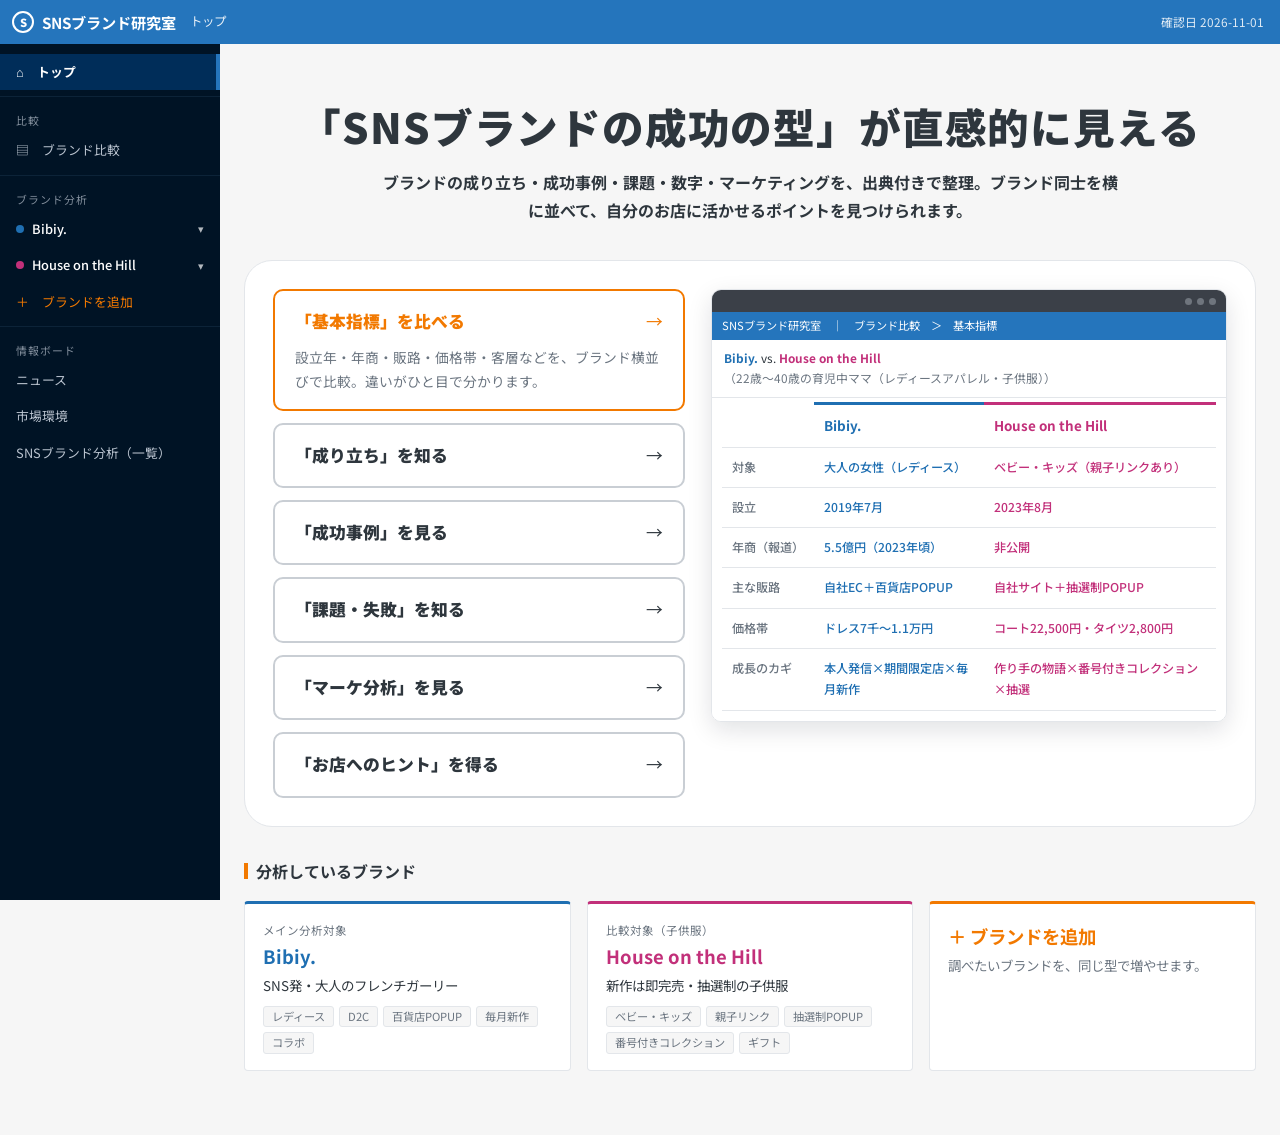
<file: docs/brand-research.html>
<!doctype html>
<html lang="ja">
<head>
<meta charset="utf-8">
<meta name="viewport" content="width=device-width, initial-scale=1, viewport-fit=cover">
<title>SNSブランド研究室</title>
<meta name="claude:viewport-fit-sides" content="cover">
<link rel="preconnect" href="https://fonts.googleapis.com">
<link rel="preconnect" href="https://fonts.gstatic.com" crossorigin>
<link rel="stylesheet" href="https://fonts.googleapis.com/css2?family=Noto+Sans+JP:wght@400;500;700;900&display=swap">
<style>
/* Layout: 分析ツール風。青い上部バー＋濃紺の左サイドメニュー＋薄グレーの地に白いパネル。差し色はオレンジ、ブランドごとに固定色 */
:root {
  --bg: #f6f6f6; --card: #ffffff; --text: #2e363d; --muted: #6b7580; --line: #e3e6ea; --line-strong: #c9ced4;
  --top: #2575bc; --top-text: #ffffff;
  --side: #001325; --side-active: #002d59; --side-text: #b9c3cf; --side-head: #ffffff; --side-line: #0c2338;
  --accent: #f27900; --accent-soft: #fff2e5; --on-accent: #ffffff;
  --grid: #eceff2; --good: #1f7a5c; --good-soft: #e5f4ee; --warn: #a35600; --warn-soft: #fdf0e1; --info: #1f5f9e; --info-soft: #e7f0f9;
  --b1: #1f6fb2; --b2: #c2307a; --b3: #1f8a6a; --b4: #9a7b00; --b5: #6653a0;
  --font: "Noto Sans JP", -apple-system, BlinkMacSystemFont, "Hiragino Sans", sans-serif;
}
@media (prefers-color-scheme: dark) {
  :root:not([data-theme="light"]) {
    --bg: #14181d; --card: #1d232a; --text: #e6eaee; --muted: #9aa5b1; --line: #2c343d; --line-strong: #3b4550;
    --top: #1b5a94; --top-text: #ffffff;
    --side: #000c18; --side-active: #0d3561; --side-text: #9fabb9; --side-head: #ffffff; --side-line: #0f2133;
    --accent: #ff9a3c; --accent-soft: #3a2614; --on-accent: #1a1209;
    --grid: #27303a; --good: #6fd0aa; --good-soft: #17302a; --warn: #f0ae63; --warn-soft: #3a2a17; --info: #8ec0f0; --info-soft: #182a3d;
    --b1: #66a8e8; --b2: #ea7fb0; --b3: #58c9a4; --b4: #dcc04a; --b5: #a796e0;
    color-scheme: dark;
  }
}
:root[data-theme="dark"] {
  --bg: #14181d; --card: #1d232a; --text: #e6eaee; --muted: #9aa5b1; --line: #2c343d; --line-strong: #3b4550;
  --top: #1b5a94; --top-text: #ffffff;
  --side: #000c18; --side-active: #0d3561; --side-text: #9fabb9; --side-head: #ffffff; --side-line: #0f2133;
  --accent: #ff9a3c; --accent-soft: #3a2614; --on-accent: #1a1209;
  --grid: #27303a; --good: #6fd0aa; --good-soft: #17302a; --warn: #f0ae63; --warn-soft: #3a2a17; --info: #8ec0f0; --info-soft: #182a3d;
  --b1: #66a8e8; --b2: #ea7fb0; --b3: #58c9a4; --b4: #dcc04a; --b5: #a796e0;
  color-scheme: dark;
}
* { box-sizing: border-box; }
html, body { height: 100%; }
body { margin: 0; background: var(--bg); color: var(--text); font-family: var(--font); line-height: 1.75; font-size: 14px; }
a { color: var(--top); }
:focus-visible { outline: 2px solid var(--accent); outline-offset: 2px; }
h1, h2, h3 { text-wrap: balance; }
.note { color: var(--muted); font-size: .78rem; margin: 8px 0 0; }
.muted { color: var(--muted); }
body::before { content: ""; position: fixed; inset: 0 0 auto; height: env(safe-area-inset-top, 0px); z-index: 40; background: var(--top); }

/* 上部バー */
.topbar { position: sticky; top: env(safe-area-inset-top, 0px); z-index: 30; height: 44px; background: var(--top); color: var(--top-text); display: flex; align-items: center; gap: 14px; padding-left: max(12px, env(safe-area-inset-left, 0px)); padding-right: max(16px, env(safe-area-inset-right, 0px)); }
.topbar .logo { display: flex; align-items: center; gap: 8px; color: var(--top-text); text-decoration: none; font-weight: 700; font-size: .95rem; white-space: nowrap; }
.topbar .logo i { width: 22px; height: 22px; border-radius: 50%; border: 2px solid var(--top-text); display: grid; place-items: center; font-style: normal; font-size: .7rem; font-weight: 900; }
.crumbs { font-size: .78rem; opacity: .9; white-space: nowrap; overflow: hidden; text-overflow: ellipsis; min-width: 0; flex: 1; }
.crumbs a { color: var(--top-text); text-decoration: none; }
.crumbs span { opacity: .6; margin: 0 6px; }
.topbar .checked { font-size: .74rem; opacity: .85; white-space: nowrap; }
.menu-btn { display: none; background: none; border: 0; color: var(--top-text); font: inherit; font-size: 1.2rem; padding: 4px 6px; cursor: pointer; line-height: 1; }

/* 左サイドメニュー */
.shell { display: grid; grid-template-columns: 220px minmax(0, 1fr); min-height: calc(100% - 44px); }
.side { background: var(--side); color: var(--side-text); font-size: .8rem; padding: 10px 0 40px; position: sticky; top: calc(44px + env(safe-area-inset-top, 0px)); height: calc(100vh - 44px - env(safe-area-inset-top, 0px)); overflow-y: auto; padding-left: env(safe-area-inset-left, 0px); }
.side a, .side button { display: flex; align-items: center; gap: 8px; width: 100%; color: var(--side-text); text-decoration: none; background: none; border: 0; font: inherit; text-align: left; cursor: pointer; padding: 7px 16px; }
.side a:hover, .side button:hover { color: var(--side-head); }
.side .grp { border-top: 1px solid var(--side-line); margin-top: 6px; padding-top: 6px; }
.side .label { font-size: .68rem; letter-spacing: .1em; color: var(--side-text); opacity: .7; padding: 8px 16px 2px; }
.side .head { color: var(--side-head); font-weight: 500; }
.side .head .caret { margin-left: auto; font-size: .7rem; opacity: .7; transition: transform .15s; }
.side .head[aria-expanded="true"] .caret { transform: rotate(180deg); }
.side .sub a { padding-left: 34px; font-size: .76rem; }
.side a[aria-current="page"] { background: var(--side-active); color: var(--side-head); font-weight: 700; box-shadow: inset -4px 0 0 var(--top); }
.dot { width: 8px; height: 8px; border-radius: 50%; flex: none; background: var(--c, var(--accent)); }
.side .add { color: var(--accent); }
.scrim { display: none; }

/* 本文 */
.content { min-width: 0; padding-block: 0 64px; }
.pagebar { background: var(--card); border-bottom: 1px solid var(--line); display: flex; flex-wrap: wrap; align-items: center; gap: 6px 14px; padding-block: 10px; padding-left: 24px; padding-right: max(24px, env(safe-area-inset-right, 0px)); }
.pagebar .bn { display: flex; align-items: center; gap: 8px; font-weight: 700; color: var(--c, var(--text)); font-size: .9rem; }
.pagebar .meta { font-size: .76rem; color: var(--muted); }
.pagebar .pt { font-size: .9rem; font-weight: 700; }
.inner { padding: 20px 24px 0; padding-right: max(24px, env(safe-area-inset-right, 0px)); max-width: 1120px; }
.panel { background: var(--card); border: 1px solid var(--line); border-radius: 4px; min-width: 0; }
.panel + .panel, .grid2 + .panel, .panel + .grid2 { margin-top: 16px; }
.ph { display: flex; align-items: center; gap: 8px; padding: 12px 18px; border-bottom: 1px solid var(--line); font-weight: 700; font-size: .88rem; }
.ph .sq { width: 4px; height: 14px; background: var(--c, var(--top)); border-radius: 1px; }
.ph .tools { margin-left: auto; font-weight: 400; font-size: .74rem; color: var(--muted); }
.pb { padding: 16px 18px; }
.grid2 { display: grid; gap: 16px; grid-template-columns: repeat(auto-fit, minmax(280px, 1fr)); }
.grid2 > .panel, .kpis > .panel, .cases > .panel, .brandlist > .panel, .fourp > .panel { margin-top: 0 !important; }

/* トップ（LP風） */
.hero { text-align: center; padding: 34px 0 10px; }
.hero h1 { font-size: clamp(1.5rem, 4.4vw, 2.6rem); font-weight: 900; letter-spacing: .02em; margin: 0 0 14px; line-height: 1.35; }
.hero p { font-weight: 700; font-size: clamp(.86rem, 1.8vw, 1rem); margin: 0 auto; max-width: 46em; }
.lp { background: var(--card); border-radius: 28px; padding: 28px; margin-top: 26px; display: grid; gap: 26px; grid-template-columns: minmax(0, 1fr) minmax(0, 1.25fr); align-items: start; border: 1px solid var(--line); }
.feat { display: grid; gap: 12px; }
.feat a { display: block; border: 2px solid var(--line-strong); border-radius: 10px; padding: 16px 20px; text-decoration: none; color: var(--text); background: var(--card); position: relative; }
.feat a .t { font-weight: 900; font-size: 1.05rem; display: flex; align-items: center; gap: 10px; }
.feat a .t::after { content: "→"; margin-left: auto; font-weight: 400; }
.feat a .d { display: none; font-size: .86rem; color: var(--muted); margin: 8px 0 0; }
.feat a.on { border-color: var(--accent); }
.feat a.on .t { color: var(--accent); }
.feat a.on .d { display: block; }
.preview { border-radius: 10px; overflow: hidden; border: 1px solid var(--line); box-shadow: 0 8px 24px rgba(0, 19, 37, .12); }
.preview .chrome { background: #3b4048; height: 22px; display: flex; justify-content: flex-end; align-items: center; gap: 5px; padding: 0 10px; }
.preview .chrome i { width: 7px; height: 7px; border-radius: 50%; background: #6f757d; }
.preview .bar { background: var(--top); color: var(--top-text); font-size: .7rem; padding: 4px 10px; }
.preview .vs { font-size: .74rem; padding: 8px 12px; border-bottom: 1px solid var(--line); }
.preview table { font-size: .76rem; }
.brandlist { display: grid; gap: 16px; grid-template-columns: repeat(auto-fill, minmax(260px, 1fr)); margin-top: 16px; }
.bcard { display: block; text-decoration: none; color: var(--text); border-top: 3px solid var(--c); }
.bcard .nm { font-size: 1.15rem; font-weight: 700; color: var(--c); }
.bcard .tl { font-size: .84rem; margin: 2px 0 8px; }
.chips { display: flex; flex-wrap: wrap; gap: 5px; }
.chip { font-size: .7rem; padding: 0 8px; border-radius: 3px; background: var(--bg); color: var(--muted); border: 1px solid var(--line); }
.secttl { font-size: 1rem; font-weight: 700; margin: 30px 0 0; display: flex; align-items: center; gap: 8px; }
.secttl::before { content: ""; width: 4px; height: 16px; background: var(--accent); }

/* 表 */
.scroll-x { overflow-x: auto; }
table { border-collapse: collapse; width: 100%; font-size: .84rem; }
th, td { border-bottom: 1px solid var(--line); padding: 9px 10px; text-align: left; vertical-align: top; }
thead th { color: var(--muted); font-weight: 500; white-space: nowrap; font-size: .76rem; }
tbody th { color: var(--muted); font-weight: 500; white-space: nowrap; }
td.num { text-align: right; font-variant-numeric: tabular-nums; white-space: nowrap; }
.cmp thead th.b { color: var(--c); font-weight: 700; font-size: .84rem; border-top: 3px solid var(--c); }
.cmp td.v { color: var(--c); font-weight: 500; }
details { margin-top: 10px; font-size: .82rem; }
summary { cursor: pointer; color: var(--muted); }

/* 概要 */
.concept { font-size: 1rem; font-weight: 700; margin: 0 0 6px; color: var(--c); }
dl.profile { display: grid; grid-template-columns: 6.5em 1fr; gap: 0; margin: 0; font-size: .86rem; }
dl.profile dt, dl.profile dd { padding: 8px 0; border-bottom: 1px solid var(--line); margin: 0; }
dl.profile dt { color: var(--muted); }
dl.profile dd { min-width: 0; }
.kpis { display: grid; gap: 16px; grid-template-columns: repeat(auto-fit, minmax(180px, 1fr)); margin-top: 16px; }
.kpi .label { font-size: .74rem; color: var(--muted); }
.kpi .value { font-size: 1.35rem; font-weight: 700; color: var(--c); line-height: 1.4; margin: 2px 0; font-variant-numeric: tabular-nums; }
.kpi .sub { font-size: .74rem; color: var(--muted); line-height: 1.6; }

/* 出典・ラベル */
sup.src { font-size: .6rem; margin-left: 2px; white-space: nowrap; }
sup.src a { text-decoration: none; color: var(--muted); }
sup.src a:hover { color: var(--accent); }
.tag { display: inline-block; font-size: .66rem; font-weight: 700; padding: 0 6px; border-radius: 3px; vertical-align: 1px; margin-right: 6px; white-space: nowrap; line-height: 1.7; }
.tag.fact { background: var(--info-soft); color: var(--info); }
.tag.analysis { background: var(--warn-soft); color: var(--warn); }

/* 年表 */
ol.timeline { list-style: none; margin: 0; padding: 0; border-left: 2px solid var(--line); }
ol.timeline li { position: relative; padding: 0 0 20px 20px; }
ol.timeline li:last-child { padding-bottom: 0; }
ol.timeline li::before { content: ""; position: absolute; left: -7px; top: 7px; width: 12px; height: 12px; border-radius: 50%; background: var(--card); border: 2px solid var(--c); }
ol.timeline li.major::before { background: var(--c); }
.tl-date { font-size: .76rem; color: var(--c); font-weight: 700; font-variant-numeric: tabular-nums; }
.tl-title { font-weight: 700; }
.tl-body { font-size: .84rem; color: var(--muted); margin-top: 2px; }

/* 成功事例・課題 */
.cases { display: grid; gap: 16px; grid-template-columns: repeat(auto-fit, minmax(260px, 1fr)); }
.case h3 { font-size: .92rem; margin: 0; }
.case p { margin: 6px 0 0; font-size: .85rem; }
.case .why { margin-top: 10px; padding-top: 10px; border-top: 1px dashed var(--line); font-size: .82rem; color: var(--muted); }
.case .why b { color: var(--text); font-weight: 700; }
.callout { background: var(--info-soft); border-left: 4px solid var(--info); padding: 10px 14px; font-size: .84rem; margin: 0 0 16px; }
.risk-tbl td { font-size: .84rem; }
.risk-tbl th.p { color: var(--warn); }
.risk-tbl th.f { color: var(--good); }

/* グラフ */
.hbars { display: grid; gap: 12px; }
.hb, .axis { display: grid; grid-template-columns: minmax(7em, 11em) 1fr 8em; gap: 10px; align-items: center; }
.hb { font-size: .82rem; }
.hb .lab { min-width: 0; line-height: 1.4; }
.hb .lab small { display: block; color: var(--muted); font-size: .7rem; }
.hb .track { position: relative; height: 14px; background: var(--grid); border-radius: 0 4px 4px 0; }
.hb .fill { position: absolute; inset: 0 auto 0 0; background: var(--c); border-radius: 0 4px 4px 0; }
.hb .fill.est { background: repeating-linear-gradient(135deg, var(--c) 0 4px, transparent 4px 7px); border: 1px solid var(--c); }
.hb .range { position: absolute; top: 0; bottom: 0; background: repeating-linear-gradient(135deg, var(--c) 0 2px, transparent 2px 7px); opacity: .55; border-radius: 0 4px 4px 0; }
.hb .num { text-align: right; font-variant-numeric: tabular-nums; font-weight: 700; color: var(--c); }
.axis { font-size: .66rem; color: var(--muted); font-variant-numeric: tabular-nums; margin-top: 4px; }
.axis .ticks { display: flex; justify-content: space-between; }
.legend { display: flex; flex-wrap: wrap; gap: 14px; font-size: .74rem; color: var(--muted); margin-top: 10px; }
.legend i { display: inline-block; width: 18px; height: 10px; vertical-align: -1px; margin-right: 5px; border-radius: 2px; }
.legend i.solid { background: var(--c); }
.legend i.hatch { background: repeating-linear-gradient(135deg, var(--c) 0 3px, transparent 3px 6px); border: 1px solid var(--c); }
.tooltip { position: fixed; pointer-events: none; background: var(--text); color: var(--bg); padding: 6px 10px; border-radius: 4px; font-size: .76rem; z-index: 50; max-width: 260px; line-height: 1.5; }

/* マーケ分析 */
.mtabs { display: flex; gap: 0; border-bottom: 1px solid var(--line); margin: -4px 0 16px; overflow-x: auto; }
.mtabs button { font: inherit; font-size: .82rem; border: 0; background: none; color: var(--muted); padding: 8px 16px; cursor: pointer; border-bottom: 3px solid transparent; margin-bottom: -1px; white-space: nowrap; }
.mtabs button[aria-pressed="true"] { color: var(--text); font-weight: 700; border-bottom-color: var(--accent); }
.mlead { font-size: .82rem; color: var(--muted); margin: 0 0 14px; }
.plain { margin: 8px 0 0; padding-left: 1.2em; font-size: .85rem; }
.plain li { margin: 3px 0; }
.funnel { display: grid; gap: 8px; }
.fn { display: grid; grid-template-columns: 8em 1fr; border: 1px solid var(--line); border-radius: 4px; overflow: hidden; }
.fn .stage { background: var(--side-active); color: #ffffff; font-weight: 700; padding: 10px 12px; font-size: .84rem; display: flex; flex-direction: column; justify-content: center; line-height: 1.4; }
.fn:nth-child(2) .stage { background: #0f4a85; } .fn:nth-child(3) .stage { background: var(--top); } .fn:nth-child(4) .stage { background: #3d8fd6; } .fn:nth-child(5) .stage { background: var(--accent); }
.fn .stage small { font-weight: 400; font-size: .62rem; letter-spacing: .08em; opacity: .85; }
.fn .body { padding: 10px 14px; font-size: .84rem; min-width: 0; }
.fourp { display: grid; gap: 16px; grid-template-columns: repeat(2, minmax(0, 1fr)); }
.fourp .panel + .panel { margin-top: 0; }
.swot { display: grid; grid-template-columns: repeat(2, minmax(0, 1fr)); border: 1px solid var(--line); border-radius: 4px; overflow: hidden; }
.swot > div { padding: 14px 16px; min-width: 0; }
.swot > div:nth-child(1), .swot > div:nth-child(2) { border-bottom: 1px solid var(--line); }
.swot > div:nth-child(odd) { border-right: 1px solid var(--line); }
.swot h3 { font-size: .9rem; margin: 0; }
.swot h3 span { color: var(--muted); font-weight: 400; font-size: .7rem; margin-left: 6px; }

/* お店へのヒント */
ol.lessons { list-style: none; margin: 0; padding: 0; counter-reset: l; }
ol.lessons li { counter-increment: l; display: grid; grid-template-columns: 2.2em 1fr; gap: 12px; padding: 16px 0; border-bottom: 1px solid var(--line); }
ol.lessons li:first-child { padding-top: 0; }
ol.lessons li:last-child { border-bottom: 0; padding-bottom: 0; }
ol.lessons li::before { content: counter(l); width: 2em; height: 2em; border-radius: 50%; background: var(--accent); color: var(--on-accent); font-weight: 700; display: grid; place-items: center; font-size: .9rem; }
ol.lessons h3 { margin: 0; font-size: .95rem; }
ol.lessons p { margin: 4px 0 0; font-size: .85rem; }
ol.lessons .try { margin-top: 8px; font-size: .82rem; background: var(--accent-soft); border-radius: 4px; padding: 8px 12px; }
ol.lessons .try b { color: var(--accent); }

ol.sources { margin: 0; padding-left: 2.4em; font-size: .82rem; }
ol.sources li { margin: 6px 0; overflow-wrap: anywhere; }
.flash { background: var(--accent-soft); }
.pager { display: flex; justify-content: space-between; gap: 12px; margin-top: 24px; font-size: .84rem; }
.pager a { text-decoration: none; color: var(--text); background: var(--card); border: 1px solid var(--line); border-radius: 4px; padding: 8px 14px; }
.pager a span { display: block; font-size: .7rem; color: var(--muted); }
.pager .next { text-align: right; margin-left: auto; }
pre.code { background: var(--bg); border: 1px solid var(--line); border-radius: 4px; padding: 12px; font-size: .74rem; overflow-x: auto; line-height: 1.5; font-family: ui-monospace, Menlo, monospace; }

@media (max-width: 860px) {
  .menu-btn { display: block; }
  .topbar .checked { display: none; }
  .shell { grid-template-columns: minmax(0, 1fr); }
  .side { position: fixed; z-index: 35; left: 0; top: calc(44px + env(safe-area-inset-top, 0px)); width: min(280px, 84vw); height: calc(100% - 44px - env(safe-area-inset-top, 0px)); transform: translateX(-100%); transition: transform .2s; padding-bottom: calc(40px + env(safe-area-inset-bottom, 0px)); }
  .side.open { transform: none; }
  .scrim { position: fixed; inset: 0; background: rgba(0, 10, 20, .45); z-index: 34; }
  .side.open + .scrim { display: block; }
  .lp { grid-template-columns: 1fr; padding: 18px; border-radius: 18px; }
  .pagebar { padding-left: max(16px, env(safe-area-inset-left, 0px)); padding-right: max(16px, env(safe-area-inset-right, 0px)); }
  .inner { padding-left: max(16px, env(safe-area-inset-left, 0px)); padding-right: max(16px, env(safe-area-inset-right, 0px)); }
}
@media (max-width: 560px) {
  .fourp, .swot { grid-template-columns: 1fr; }
  .swot > div { border-right: 0 !important; border-bottom: 1px solid var(--line); }
  .swot > div:last-child { border-bottom: 0; }
  .hb, .axis { grid-template-columns: 6.5em 1fr 5.5em; gap: 8px; }
  .fn { grid-template-columns: 5.5em 1fr; }
  dl.profile { grid-template-columns: 5.5em 1fr; }
  .crumbs { display: none; }
}
@media (prefers-reduced-motion: reduce) { .side { transition: none; } }
</style>
</head>
<body>
<header class="topbar">
  <button class="menu-btn" id="menuBtn" type="button" aria-label="メニューを開く" aria-expanded="false" aria-controls="side">☰</button>
  <a class="logo" href="#home"><i>S</i>SNSブランド研究室</a>
  <div class="crumbs" id="crumbs"></div>
  <span class="checked" id="checked"></span>
</header>
<div class="shell">
  <aside class="side" id="side" aria-label="メニュー"></aside>
  <div class="scrim" id="scrim"></div>
  <main class="content" id="view"></main>
</div>
<div class="tooltip" id="tip" hidden></div>

<!--
  ▼▼▼ ここがデータ部分です ▼▼▼
  ブランドを増やすときは "brands" の中に同じ形のブロックを1つ足すだけで、
  メニュー・トップ・比較表・各ページが自動で増えます。ブランドの色は並び順で自動で決まります（最大5色）。
  "src" には そのブランドの "sources" の id（"S1" など）を書くと、本文に出典番号が付きます。
  "kind" は "fact"（報道・公式で確認できた事実）か "analysis"（このサイトの分析・推察）です。
-->
<script type="application/json" id="brand-data">
{
 "site": {
  "checked": "2026-11-01",
  "target_summary": "22歳〜40歳の育児中ママ（レディースアパレル・子供服）"
 },
 "brands": [
  {
   "id": "bibiy",
   "name": "Bibiy.",
   "kana": "ビビィ",
   "status": "メイン分析対象",
   "checked": "2026-11-01",
   "concept": "クラシカルかつエッジの効いたフレンチガーリー。フリル・リボン・チュールに、メンズ由来のディテールを足した「ひとクセある可愛さ」。",
   "concept_word": "Street feminine ／ Girls just wanted to have fun",
   "profile": [
    {
     "k": "スタート",
     "v": "2019年7月（2026年で8年目）",
     "src": [
      "S1"
     ]
    },
    {
     "k": "創業者",
     "v": "小松友結子（1997年生まれ・大阪出身）。大学在学中に立ち上げ、服作りは独学",
     "src": [
      "S1",
      "S4"
     ]
    },
    {
     "k": "運営会社",
     "v": "グルグル／GURUGURU（大阪）。インフルエンサーブランドの運営会社",
     "src": [
      "S5",
      "S3"
     ]
    },
    {
     "k": "主なSNS",
     "v": "Instagram（ブランド公式・創業者個人）。TikTokの公式運用は今回の調査では確認できず",
     "src": [
      "S1"
     ]
    },
    {
     "k": "販路",
     "v": "自社EC（D2C）＋百貨店などの期間限定店（ポップアップ）＋招待制ショールーム。40カ国以上に販売",
     "src": [
      "S6",
      "S8",
      "S11"
     ]
    },
    {
     "k": "価格帯",
     "v": "ドレス 約7,000〜11,000円、アウター 約12,000〜20,000円（報道時点）",
     "src": [
      "S2"
     ]
    }
   ],
   "kpis": [
    {
     "label": "年商（報道）",
     "value": "5.5億円",
     "sub": "設立4年目（2023年頃）時点",
     "src": [
      "S3"
     ]
    },
    {
     "label": "成長率",
     "value": "毎年2桁増",
     "sub": "24年9月期は前期比60%増見込み",
     "src": [
      "S6",
      "S5"
     ]
    },
    {
     "label": "百貨店POPUP 1週間",
     "value": "最大4,800万円",
     "sub": "阪急うめだ本店（23〜24年秋冬）",
     "src": [
      "S5"
     ]
    },
    {
     "label": "POPUPの平均購入単価",
     "value": "約8万円",
     "sub": "1人2〜3点のまとめ買い",
     "src": [
      "S5"
     ]
    }
   ],
   "timeline": [
    {
     "date": "2019.07",
     "major": true,
     "title": "大学4年でブランドを立ち上げ",
     "body": "武庫川女子大学に在学中、GURUGURUに参加してBibiy.をスタート。InstagramとECだけで売る形から始めた。最初は発送用の段ボールやテープが足りず慌てて発注するなど、手探りだった。",
     "src": [
      "S1",
      "S4",
      "S7"
     ]
    },
    {
     "date": "2020頃",
     "title": "初の百貨店ポップアップで1,000万円超",
     "body": "立ち上げ約1年後、伊勢丹新宿本店・阪急うめだ本店のポップアップでそれぞれ1,000万円を超える売上。",
     "src": [
      "S6"
     ]
    },
    {
     "date": "2021",
     "major": true,
     "title": "デザイナー3人を採用、「インフルエンサーブランド」からの脱却へ",
     "body": "品番（商品の種類）を増やし、創業者の人気だけに頼らないブランドづくりへ。同年7月にはキャンディのようなフレームのサングラスがインスタで話題に。",
     "src": [
      "S4",
      "S9"
     ]
    },
    {
     "date": "2022冬",
     "title": "伊勢丹新宿本店で1週間3,400万円",
     "body": "SNSで集めたファンを、百貨店の期間限定店に呼び込む型が定着。",
     "src": [
      "S4"
     ]
    },
    {
     "date": "2023頃",
     "major": true,
     "title": "設立4年で年商5.5億円",
     "body": "販路はECとポップアップのみ。人気商品は即完売が続いた。11月には世界観を表現したポップアップ「CONCEPT BOUTIQUE」を東京・大阪で開催。",
     "src": [
      "S3",
      "S19"
     ]
    },
    {
     "date": "2023〜24",
     "title": "阪急うめだ 4,800万円・伊勢丹 4,400万円（各1週間）",
     "body": "平均購入単価は約8万円、1人2〜3点を買う。百貨店の期間限定店と雑誌掲載で、客層が20代中心から10〜60代へ広がり、百貨店の外商顧客も増えた。24年9月期は前期比60%増の見込み。",
     "src": [
      "S5"
     ]
    },
    {
     "date": "2024.11",
     "title": "靴ブランドÖffenとのコラボ靴",
     "body": "阪急うめだ本店のポップアップでコラボ新作を発表。",
     "src": [
      "S17"
     ]
    },
    {
     "date": "2025.03",
     "major": true,
     "title": "子供服の老舗ファミリアと初コラボ",
     "body": "ファミリアチェックのチュールやリボンを使ったバッグなど5型。初日は1注文につき各1点までに制限。後日、バッグ類の再販売も決まった。",
     "src": [
      "S10",
      "S11"
     ]
    },
    {
     "date": "2026.01",
     "title": "デビュー以来、毎年2桁の増収",
     "body": "毎シーズン30%前後の伸び。客層を見直した商品構成、百貨店でのポップアップ、毎月の新作投入が効いた。30〜60代の購入が増加。若い人向けの入口商品は価格を据え置き、手間をかけたアウターは値上げ。",
     "src": [
      "S6"
     ]
    },
    {
     "date": "2026.03",
     "title": "ジュエリーブランドとのコラボ",
     "body": "ビジュードエムとのジュエリーを展開。",
     "src": [
      "S16"
     ]
    },
    {
     "date": "2026.07",
     "major": true,
     "title": "青山に招待制ショールームを開設",
     "body": "ポップアップで待ち時間が出るほど混むため、これまでのお客さまにゆっくり見てもらう場として常設。販売は主目的にしていない。",
     "src": [
      "S8",
      "S7"
     ]
    },
    {
     "date": "2026.09〜10",
     "title": "六本木ヒルズ初出店・名古屋タカシマヤでポップアップ",
     "body": "最初の数日は事前予約制、その後はフリー入場（混雑時は整理券）。",
     "src": [
      "S12",
      "S14"
     ]
    }
   ],
   "successes": [
    {
     "title": "作り手本人が「顔」として発信",
     "body": "公式インスタグラムも創業者自身が運営していた。本人の着こなし・好きなものの発信が、そのままブランドの世界観になっている。",
     "why": "<b>なぜ効いたか：</b>広告より「この人が作っている」という親近感と信頼が先に立つ。",
     "src": [
      "S1",
      "S18"
     ],
     "kind": "fact"
    },
    {
     "title": "ECの客を「イベント」で百貨店へ呼ぶ",
     "body": "普段はネットで売り、シーズンごとに百貨店で1週間だけの期間限定店を開く。1週間で3,400万〜4,800万円を売り、平均購入単価は約8万円。",
     "why": "<b>なぜ効いたか：</b>「今だけ・ここだけ」で来店の理由ができ、実物を試して複数点まとめ買いされる。",
     "src": [
      "S4",
      "S5"
     ],
     "kind": "fact"
    },
    {
     "title": "即完売 → 予約販売で取りこぼさない",
     "body": "初回入荷が売り切れた商品は、予約注文に切り替えて受け付ける。",
     "why": "<b>なぜ効いたか：</b>売れる数を見てから追加で作れるので、在庫を抱えるリスクが小さい。",
     "src": [
      "S15",
      "S3"
     ],
     "kind": "fact"
    },
    {
     "title": "毎月の新作で「次」を待たせる",
     "body": "毎月新作を出し続けたことが2桁成長の要因の一つと報じられている。",
     "why": "<b>なぜ効いたか：</b>フォロワーがアカウントを見に来る理由が途切れない。",
     "src": [
      "S6"
     ],
     "kind": "fact"
    },
    {
     "title": "創業者頼みから「チームのブランド」へ",
     "body": "2021年にデザイナーを3人採用し、商品の種類を増やした。インフルエンサーブランドと呼ばれることからの脱却をめざした。",
     "why": "<b>なぜ効いたか：</b>個人の人気が落ちても続く体制になり、百貨店の大人客にも届くようになった。",
     "src": [
      "S4"
     ],
     "kind": "fact"
    },
    {
     "title": "異業種・老舗とのコラボで客層を広げる",
     "body": "ファミリア（子供服）、Öffen（靴）、ビジュードエム（ジュエリー）などと協業。ファミリアとのコラボはママ層への入口にもなった。",
     "why": "<b>なぜ効いたか：</b>相手ブランドのファンに知ってもらえ、話題がニュースにもなる。",
     "src": [
      "S10",
      "S17",
      "S16"
     ],
     "kind": "fact"
    },
    {
     "title": "価格の二段構え",
     "body": "若い人向けの入口商品は価格を据え置き、付加価値の高いアウターは値上げ。",
     "why": "<b>なぜ効いたか：</b>新しいファンを逃さず、大人客から単価を取れる。",
     "src": [
      "S6"
     ],
     "kind": "fact"
    }
   ],
   "risks_note": "今回の調査では、Bibiy.について大きな炎上や品質問題の報道は見つかりませんでした。ここでは、人気が出たことで起きた「困りごと」と、ブランドがどう対処したかを並べています。",
   "risks": [
    {
     "problem": "立ち上げ当初、発送の資材（段ボール・テープ）が足りないなど、裏側の準備が追いつかなかった。",
     "fix": "創業者は「毎日小さなエラーはあったが、止まるほどの問題はなかった」と振り返る。",
     "src": [
      "S7"
     ],
     "kind": "fact"
    },
    {
     "problem": "人気商品が即完売し、予約販売の発送が遅れることがある。発送予定が1か月後ろ倒しになった商品も。",
     "fix": "商品ページに発送予定日と「遅れる可能性」を明記して先に伝えている。",
     "src": [
      "S15"
     ],
     "kind": "fact"
    },
    {
     "problem": "ポップアップが混み、待ち時間が出る。整理券が「奇跡的に取れた」という声も。",
     "fix": "初日から数日は事前予約制、1枠30分・1人まで、混雑時は公式LINE登録で整理券。さらに招待制ショールームを開設。",
     "src": [
      "S12",
      "S13",
      "S8"
     ],
     "kind": "fact"
    },
    {
     "problem": "人気商品の転売や、ポップアップ会場での無断ライブ配信。",
     "fix": "転売目的の購入とライブ配信をお断りと明記。コラボ品は1注文1点に制限。",
     "src": [
      "S12",
      "S14",
      "S10"
     ],
     "kind": "fact"
    },
    {
     "problem": "大量生産ではないため、価格を抑えにくい。",
     "fix": "デザインの中で「こだわる所」と「妥協する所」の優先順位を決めて価格帯を守っている。",
     "src": [
      "S2"
     ],
     "kind": "fact"
    },
    {
     "problem": "創業者個人の人気に依存しやすい構造（インフルエンサーブランドの共通リスク）。",
     "fix": "デザイナー採用でチーム化を進めた。今後も、本人の発信と「ブランドの世界観」をどう両立させるかが課題。",
     "src": [
      "S4"
     ],
     "kind": "analysis"
    },
    {
     "problem": "客層が10〜60代に広がった分、若い初期ファンが「自分たちのブランドではなくなった」と感じる可能性。",
     "fix": "入口商品の価格を据え置くことで、若い層の買いやすさを残している。",
     "src": [
      "S6"
     ],
     "kind": "analysis"
    }
   ],
   "charts": [
    {
     "title": "百貨店ポップアップ 1週間の売上",
     "unit": "万円",
     "note": "報道ベース。初回（2020頃）は「1,000万円超」のため1,000万円で表示。",
     "rows": [
      {
       "label": "伊勢丹・阪急（初回）",
       "sub": "2020頃",
       "value": 1000,
       "src": [
        "S6"
       ]
      },
      {
       "label": "伊勢丹新宿本店",
       "sub": "2022冬",
       "value": 3400,
       "src": [
        "S4"
       ]
      },
      {
       "label": "阪急うめだ本店",
       "sub": "2023〜24秋冬",
       "value": 4800,
       "src": [
        "S5"
       ]
      },
      {
       "label": "伊勢丹新宿本店",
       "sub": "2024春夏",
       "value": 4400,
       "src": [
        "S5"
       ]
      }
     ],
     "id": "popup"
    },
    {
     "title": "年商の推移（報道値と試算）",
     "unit": "億円",
     "note": "報道で確認できる年商は5.5億円のみです。24年9月期は「前期比60%増の見込み」を5.5億円に掛けた試算、25年9月期は「2桁成長（10〜30%）」を仮定した試算の幅です。5.5億円がどの決算期かは記事により表記が異なります。",
     "rows": [
      {
       "label": "2023年頃",
       "sub": "報道値",
       "value": 5.5,
       "kind": "reported",
       "src": [
        "S3"
       ]
      },
      {
       "label": "2024年9月期",
       "sub": "試算",
       "value": 8.8,
       "kind": "estimate",
       "src": [
        "S5"
       ]
      },
      {
       "label": "2025年9月期",
       "sub": "試算（幅）",
       "value": 9.7,
       "high": 11.4,
       "kind": "estimate",
       "src": [
        "S6"
       ]
      }
     ],
     "id": "annual"
    }
   ],
   "sns_accounts": [
    {
     "account": "@bibiy_official（ブランド公式）",
     "when": "2022年5月頃",
     "followers": "約8.3万",
     "src": [
      "S20"
     ]
    },
    {
     "account": "@bibiy_official（ブランド公式）",
     "when": "2024年頃",
     "followers": "約14.5万〜16万",
     "src": [
      "S20"
     ]
    },
    {
     "account": "@yuyukmt（小松友結子・個人）",
     "when": "2022年5月頃",
     "followers": "約11万",
     "src": [
      "S18"
     ]
    }
   ],
   "marketing": {
    "persona": {
     "core": {
      "title": "実際の主な顧客像",
      "items": [
       "初期は20代前半の女性が中心（ブランドとしてはターゲットを決めていない）",
       "百貨店の期間限定店で30〜60代の大人客、外商顧客、インバウンド客が増加",
       "「甘すぎない可愛さ」「体形を気にせず着られるシルエット」を求める人"
      ],
      "src": [
       "S2",
       "S5",
       "S6",
       "S3"
      ]
     },
     "target": {
      "title": "あなたのターゲット（育児中ママ）との接点",
      "items": [
       "ファミリアとのコラボで「ママ×子ども」の文脈が生まれた",
       "ポップアップは小学生以下の子どもの同伴OK（阪急うめだの例）",
       "30代以上の購入増＝育児世代にも届き始めている",
       "ただし子供服そのものは展開していない（親子で揃えたい需要は空白）"
      ],
      "src": [
       "S10",
       "S13",
       "S6"
      ],
      "kind": "analysis"
     }
    },
    "funnel": [
     {
      "stage": "知る",
      "en": "AWARENESS",
      "body": "<b>Instagram</b>（公式・創業者本人）、ファッション誌・ニュースサイトの記事、コラボ相手のファン、来場者のvlog・レポ投稿。",
      "src": [
       "S1",
       "S5"
      ]
     },
     {
      "stage": "興味をもつ",
      "en": "INTEREST",
      "body": "<b>毎月の新作告知</b>と世界観のある写真。「即完売」「再入荷」の情報が欲しくなる気持ちをあおる。",
      "src": [
       "S6",
       "S3"
      ]
     },
     {
      "stage": "買う",
      "en": "PURCHASE",
      "body": "<b>自社EC</b>（在庫品・予約品）と<b>期間限定店</b>（事前予約→フリー入場→整理券）。会場では2〜3点まとめ買い。",
      "src": [
       "S15",
       "S12",
       "S5"
      ]
     },
     {
      "stage": "また買う",
      "en": "REPEAT",
      "body": "毎月の新作、シーズンごとのポップアップ、公式LINE登録（整理券の受け取りにも使う）。",
      "src": [
       "S6",
       "S12"
      ]
     },
     {
      "stage": "広める",
      "en": "ADVOCACY",
      "body": "購入品レビュー・ポップアップvlogなどファンの投稿。招待制ショールームで常連客をさらに大切に扱う。",
      "src": [
       "S8"
      ]
     }
    ],
    "fourp": {
     "product": {
      "title": "商品",
      "items": [
       "フレンチガーリー＋メンズ由来のディテール",
       "ハリのある素材と体形を拾わないシルエット",
       "サングラス・マフラー・バッグなど小物のヒット"
      ],
      "src": [
       "S7",
       "S3",
       "S9"
      ]
     },
     "price": {
      "title": "価格",
      "items": [
       "ドレス約7,000〜11,000円／アウター約12,000〜20,000円（報道時点）",
       "入口商品は据え置き、アウターは値上げ",
       "POPUPの平均購入単価は約8万円"
      ],
      "src": [
       "S2",
       "S6",
       "S5"
      ]
     },
     "place": {
      "title": "販路",
      "items": [
       "自社EC（D2C）が基本",
       "百貨店・商業施設の期間限定店",
       "青山の招待制ショールーム",
       "40カ国以上へ販売"
      ],
      "src": [
       "S6",
       "S8",
       "S11"
      ]
     },
     "promotion": {
      "title": "販促",
      "items": [
       "創業者本人のInstagram発信",
       "毎月の新作投入・即完売→予約販売",
       "老舗・異業種コラボ",
       "予約制・整理券による「並ぶ価値」の演出"
      ],
      "src": [
       "S1",
       "S6",
       "S10",
       "S12"
      ]
     }
    },
    "swot": {
     "s": {
      "title": "強み",
      "en": "Strengths",
      "items": [
       "創業者の発信力と世界観の一貫性",
       "百貨店で1週間数千万円を売る集客力",
       "予約販売による在庫リスクの低さ"
      ]
     },
     "w": {
      "title": "弱み",
      "en": "Weaknesses",
      "items": [
       "大量生産でないため価格を下げにくい",
       "人気商品の品薄・発送遅れ",
       "常設店が少なく、実物を見る機会が限られる"
      ]
     },
     "o": {
      "title": "機会",
      "en": "Opportunities",
      "items": [
       "30〜60代・インバウンドへの客層拡大",
       "コラボによる新しいファン層（ママ層含む）",
       "海外販売の拡大"
      ]
     },
     "t": {
      "title": "脅威",
      "en": "Threats",
      "items": [
       "似たテイストの低価格ブランドの増加",
       "転売・混雑による体験の悪化",
       "SNSのアルゴリズム変化による露出減"
      ]
     },
     "note": "SWOTはこのサイトによる整理（分析）で、事実の部分は上の各セクションと出典に基づきます。"
    }
   },
   "lessons": [
    {
     "title": "店主自身が「顔」になって発信する",
     "body": "Bibiy.の出発点は、作り手本人のインスタグラムでした。子供服でも「どんな人が、どんな思いで選んでいるか」が見えると信頼されます。",
     "try": "週1回、商品撮影の裏側や「この服を選んだ理由」を自分の言葉でストーリーズに。"
    },
    {
     "title": "「期間限定」で買う理由をつくる",
     "body": "普段はネット、年に数回だけ実物に触れられる場を用意する形は、小さなお店でも真似できます。",
     "try": "受注期間を区切った予約会、地域のマルシェや委託販売で年2回の出店から。"
    },
    {
     "title": "予約販売で在庫を持ちすぎない",
     "body": "売れる数を見てから作る・仕入れることで、子供服で怖い「サイズ別の売れ残り」を減らせます。",
     "try": "新作の一部を予約制に。発送予定日は大きく書き、遅れそうなら先に連絡する。"
    },
    {
     "title": "新作の日を決めて習慣にする",
     "body": "毎月の新作投入はBibiy.の成長要因の一つでした。「毎月◯日は新作の日」と決めると、フォロワーが見に来る習慣になります。",
     "try": "月1回の新作日を固定し、3日前から予告投稿。"
    },
    {
     "title": "ママ×子どもの「おそろい」は空白地帯",
     "body": "Bibiy.はファミリアとのコラボでママ層に届きましたが、子供服そのものは出していません。ママ向けブランドのテイストに合う子供服は需要があると考えられます。",
     "try": "人気レディースブランドの服と合わせやすい色・素材の子供服を「リンクコーデ」として提案。"
    },
    {
     "title": "入口商品と看板商品を分ける",
     "body": "手に取りやすい価格の小物で新しいお客さまを呼び、こだわりのアウターなどで単価を上げる二段構えです。",
     "try": "ヘアアクセ・靴下などの入口商品と、コートやセレモニー服などの看板商品を意識して並べる。"
    },
    {
     "title": "人気が出る前にルールを決めておく",
     "body": "転売や混雑はブランドの評判を傷つけます。Bibiy.は購入数の制限や予約制で対応しました。",
     "try": "限定品は「お一人様1点」「転売目的の購入お断り」を最初から明記。"
    }
   ],
   "sources": [
    {
     "id": "S1",
     "title": "ビビィ : Bibiy.（ブランド情報）",
     "site": "ファッションプレス",
     "url": "https://www.fashion-press.net/brands/5783"
    },
    {
     "id": "S2",
     "title": "インスタ発ブランド「ビビィ」が好調 創業者が語る、“妥協しても100点満点以上”の服作り（PR）",
     "site": "WWDJAPAN",
     "url": "https://www.wwdjapan.com/articles/1252539"
    },
    {
     "id": "S3",
     "title": "「ビビィ」、設立4年で年商5.5億のブランドの野望【特集：若きクリエイターの肖像】",
     "site": "WWDJAPAN",
     "url": "https://www.wwdjapan.com/articles/1603462"
    },
    {
     "id": "S4",
     "title": "SNS発「Bibiy.」 百貨店の期間限定店が盛況 甘すぎないフレンチガーリー",
     "site": "繊研plus（2023年4月）",
     "url": "https://senken.co.jp/posts/bibiy-230426"
    },
    {
     "id": "S5",
     "title": "ECブランド「Bibiy.」が好調、百貨店の期間限定店で客層広がる",
     "site": "繊研plus／FASHIONSNAP（2024年8月）",
     "url": "https://www.fashionsnap.com/article/2024-08-26/ec-bibiy/"
    },
    {
     "id": "S6",
     "title": "小松友結子の「ビビィ」2桁増収続く 年内のショールーム開設を計画",
     "site": "FASHIONSNAP（2026年1月）",
     "url": "https://www.fashionsnap.com/article/2026-01-23/bibiy-brand-sales/"
    },
    {
     "id": "S7",
     "title": "一癖ある可愛さで好調のビビィ 「ブランドのファン」目線で顧客に還元していく",
     "site": "FASHIONSNAP",
     "url": "https://www.fashionsnap.com/article/bibiy-interview/"
    },
    {
     "id": "S8",
     "title": "ビビィが招待制ショールームをオープン 10周年を見据えた小松友結子の今の気持ち",
     "site": "FASHIONSNAP（Yahoo!ニュース）",
     "url": "https://news.yahoo.co.jp/articles/4a3dc1409a1bfcc02b8e8517031036c4d502e95b"
    },
    {
     "id": "S9",
     "title": "キャンディのようなフレーム、Bibiyのサングラスがインスタで話題に",
     "site": "FASHIONSNAP（2021年7月）",
     "url": "https://www.fashionsnap.com/article/2021-07-25/bibiy/"
    },
    {
     "id": "S10",
     "title": "Bibiy.×familiar 初のコラボレーション",
     "site": "PR TIMES（2025年）",
     "url": "https://prtimes.jp/main/html/rd/p/000000286.000013326.html"
    },
    {
     "id": "S11",
     "title": "Bibiy. x familiar's first collaboration item（再販売のお知らせ）",
     "site": "familiar 公式",
     "url": "https://familiar.co.jp/en/blogs/item/bibiy2025"
    },
    {
     "id": "S12",
     "title": "26AW ROPPONGI HILLS POPUP STORE",
     "site": "Bibiy. 公式",
     "url": "https://bibiy.store/en/blogs/%E3%83%8B%E3%83%A5%E3%83%BC%E3%82%B9/26aw-roppongi-hills-popup-store"
    },
    {
     "id": "S13",
     "title": "26SS 阪急うめだ POPUP STORE",
     "site": "Bibiy. 公式",
     "url": "https://bibiy.store/en/blogs/%E3%83%8B%E3%83%A5%E3%83%BC%E3%82%B9/26ss-osaka-limited-store"
    },
    {
     "id": "S14",
     "title": "26AW NAGOYA POPUP STORE",
     "site": "Bibiy. 公式",
     "url": "https://bibiy.store/en/blogs/%E3%83%8B%E3%83%A5%E3%83%BC%E3%82%B9/26aw-nagoya-popup-store"
    },
    {
     "id": "S15",
     "title": "商品ページ（予約販売・発送予定の記載）",
     "site": "Bibiy. 公式通販",
     "url": "https://bibiy.store/products/tbc-chez-bibiy-jacket-gray"
    },
    {
     "id": "S16",
     "title": "ビビィ × ビジュードエム",
     "site": "FASHIONSNAP（2026年3月）",
     "url": "https://www.fashionsnap.com/article/2026-03-01/bibiy-bijoudem/"
    },
    {
     "id": "S17",
     "title": "Bibiy.が阪急うめだ本店にてPOPUPを開催！Öffenとのコラボシューズの新作も登場",
     "site": "SOEN（2024年11月）",
     "url": "https://soen.tokyo/fashion/news/bibiy-20241105/"
    },
    {
     "id": "S18",
     "title": "EC専業の「ビビィ」とは？ブランドを手掛けるフォロワー11万の小松友結子の経歴から",
     "site": "FASHIONSNAP",
     "url": "https://www.fashionsnap.com/brand/bibiy/"
    },
    {
     "id": "S19",
     "title": "Bibiy.の世界観を表現したポップアップストア「CONCEPT BOUTIQUE」が東京・大阪にて開催",
     "site": "SOEN（2023年11月）",
     "url": "https://soen.tokyo/fashion/news/bibiy20231101/"
    },
    {
     "id": "S20",
     "title": "今話題の「Bibiy(ビビィ)」とは？デザイナーや店舗情報まで",
     "site": "Influencer Marketing Guide（2024年3月）",
     "url": "https://adtechmanagement.com/minnadepr-column/2024/03/31/what_is_bibiy/"
    }
   ],
   "compare": {
    "対象": "大人の女性（レディース）",
    "設立": "2019年7月",
    "作り手": "小松友結子（創業者・発信者）",
    "主なSNS": "Instagram",
    "年商（報道）": "5.5億円（2023年頃）",
    "公式IGフォロワー": "約14.5万〜16万（2024年頃）",
    "主な販路": "自社EC＋百貨店POPUP",
    "売り方": "EC常時販売＋即完品は予約販売",
    "価格帯": "ドレス7千〜1.1万円",
    "主な客層": "20代中心→10〜60代",
    "成長のカギ": "本人発信×期間限定店×毎月新作"
   },
   "tagline": "SNS発・大人のフレンチガーリー",
   "tags": [
    "レディース",
    "D2C",
    "百貨店POPUP",
    "毎月新作",
    "コラボ"
   ]
  },
  {
   "id": "hoth",
   "name": "House on the Hill",
   "kana": "ハウス オン ザ ヒル",
   "status": "比較対象（子供服）",
   "checked": "2026-11-01",
   "tagline": "新作は即完売・抽選制の子供服",
   "tags": [
    "ベビー・キッズ",
    "親子リンク",
    "抽選制POPUP",
    "番号付きコレクション",
    "ギフト"
   ],
   "concept_word": "子どもの成長と思い出を紡ぐ服",
   "concept": "元ジュエリーデザイナーの母親が、「好みのデザインと価格のバランスがとれたベビー服がない」という自身の育児体験から始めたベビー・キッズ服。親子でリンクコーデできるアイテムもある。",
   "profile": [
    {
     "k": "デビュー",
     "v": "2023年8月（2026年で4年目）",
     "src": [
      "H1"
     ]
    },
    {
     "k": "デザイナー",
     "v": "渡邊みなみ（元ジュエリーデザイナー・一児の母）",
     "src": [
      "H1"
     ]
    },
    {
     "k": "対象",
     "v": "ベビー・キッズ（親子でおそろいにできる商品も）",
     "src": [
      "H1",
      "H5"
     ]
    },
    {
     "k": "主なSNS",
     "v": "Instagram（フォロワー数は今回の調査では確認できず）",
     "src": []
    },
    {
     "k": "販路",
     "v": "自社サイトでの新作発売＋シーズンごとのポップアップ（全日程 完全抽選予約制）。ポップアップ後は全商品をオンライン販売",
     "src": [
      "H2"
     ]
    },
    {
     "k": "価格帯",
     "v": "コート 22,500円、タイツ 2,800円、ギフトボックス 3,200円",
     "src": [
      "H2",
      "H3"
     ]
    }
   ],
   "kpis": [
    {
     "label": "コレクション数",
     "value": "8シーズン",
     "sub": "2023年8月〜2026年秋冬",
     "src": [
      "H2"
     ]
    },
    {
     "label": "26年秋冬の型数",
     "value": "29型",
     "sub": "71バリエーション（色・柄違い）",
     "src": [
      "H2"
     ]
    },
    {
     "label": "ポップアップ",
     "value": "全日程 抽選制",
     "sub": "応募は公式サイトで2日間だけ",
     "src": [
      "H2"
     ]
    },
    {
     "label": "年商",
     "value": "非公開",
     "sub": "報道では確認できず",
     "src": []
    }
   ],
   "timeline": [
    {
     "date": "2023.08",
     "major": true,
     "title": "ファーストコレクションでデビュー",
     "body": "娘のベビー服を買いに行ったが、好みのデザインと価格のバランスがとれた服に出会えず、自分で作ることに。手頃な価格でデザイン性の高い国内ブランドが少ないことが出発点。",
     "src": [
      "H1"
     ]
    },
    {
     "date": "2023〜25",
     "title": "新作が毎回オンラインで即完売",
     "body": "「入手困難」と言われるようになり、ファーストコレクションから買い続けるリピーターが多い。フリマアプリでも出品が目立つように。",
     "src": [
      "H1",
      "H6"
     ]
    },
    {
     "date": "2026.06",
     "major": true,
     "title": "The 7th Collection とギフトボックス",
     "body": "全22型。新橋 STUDIO DA VINCI でのポップアップ（6/10〜16）は全日程 完全抽選予約制。家の形のギフトボックス「Dollhouse」（3,200円）が新登場。空き箱もおもちゃやインテリアに使える作り。",
     "src": [
      "H3"
     ]
    },
    {
     "date": "2026.07",
     "title": "FASHIONSNAPがブランドを特集",
     "body": "「子どもの成長と思い出を紡ぐ服」として、支持されるまでの道のりがインタビュー記事に。",
     "src": [
      "H1"
     ]
    },
    {
     "date": "2026.11",
     "major": true,
     "title": "The 8th Collection で初のコート",
     "body": "29型・71バリエーション。コートやタイツが初登場。ポップアップ（11/11〜15）の抽選応募は10/5〜6の2日間。2万円以上の購入で限定ミニトート。終了後は全商品をオンライン販売。",
     "src": [
      "H2"
     ]
    }
   ],
   "successes": [
    {
     "title": "作り手の育児体験が「ブランドの理由」",
     "body": "「自分の娘に着せたい服がなかった」という出発点が、同じ悩みを持つママの共感を集めている。",
     "why": "<b>なぜ効いたか：</b>商品説明より先に、作り手への信頼と共感が生まれる。",
     "src": [
      "H1"
     ],
     "kind": "fact"
    },
    {
     "title": "コレクションに番号を付けて「作品」にする",
     "body": "「The 7th」「The 8th」のように、シーズンごとに番号付きのコレクションとして発表する。",
     "why": "<b>なぜ効いたか：</b>次の番号を待つ楽しみが生まれ、過去作を集めるファンも出てくる。",
     "src": [
      "H2",
      "H3"
     ],
     "kind": "fact"
    },
    {
     "title": "抽選制ポップアップで「手に入りにくさ」を価値に",
     "body": "全日程 完全抽選予約制。応募期間は2日間だけ。",
     "why": "<b>なぜ効いたか：</b>当たること自体がうれしい体験になり、SNSで話題になる。混雑も防げる。",
     "src": [
      "H2"
     ],
     "kind": "fact"
    },
    {
     "title": "親子でおそろいにできる",
     "body": "0歳のベビーから親子でリンクコーデできるアイテムが支持されている。",
     "why": "<b>なぜ効いたか：</b>ママ自身の「着たい」気持ちも動かし、写真に残したくなる。",
     "src": [
      "H1",
      "H5"
     ],
     "kind": "fact"
    },
    {
     "title": "箱まで価値があるギフトボックス",
     "body": "家の形のギフトボックス「Dollhouse」（3,200円）。空き箱になってもおもちゃやインテリアに使える。",
     "why": "<b>なぜ効いたか：</b>出産祝いなど「贈る人」という新しいお客さまを呼べる。",
     "src": [
      "H3"
     ],
     "kind": "fact"
    },
    {
     "title": "ブランドらしい購入特典でまとめ買い",
     "body": "2万円以上の購入で限定ミニトートをプレゼント。",
     "why": "<b>なぜ効いたか：</b>「あと1点」で特典がもらえるので、客単価が上がる。",
     "src": [
      "H2"
     ],
     "kind": "fact"
    }
   ],
   "risks_note": "今回の調査では、House on the Hill について大きな炎上や品質問題の報道は見つかりませんでした。ここでは、人気ゆえの困りごとと、ブランドの対処・今後の課題を並べています。",
   "risks": [
    {
     "problem": "新作がすぐ売り切れ、欲しくても買えない人が多い。",
     "fix": "ポップアップ終了後に全ラインナップをオンラインで販売し、来場できなかった人にも買える機会を用意。",
     "src": [
      "H1",
      "H2"
     ],
     "kind": "fact"
    },
    {
     "problem": "ポップアップは抽選制のため、行けるのは当選した人だけ。",
     "fix": "会場では完売した過去作のタオルが販売されていたという来場者の声も。来場者の満足度を上げる工夫と考えられる。",
     "src": [
      "H8"
     ],
     "kind": "fact"
    },
    {
     "problem": "フリマアプリで完売品が多数出品され、高値で売られることも。",
     "fix": "二次流通で値下がりしにくいことは「新品を買う理由」にもなる一方、転売目的の購入が増えると本当のファンが買えなくなる。",
     "src": [
      "H6"
     ],
     "kind": "analysis"
    },
    {
     "problem": "「作りが少し小さめ」という口コミがあり、1サイズ上を選ぶ人が多い。",
     "fix": "サイズ選びの不安は返品や購入見送りにつながる。実寸や月齢・体重の目安をていねいに出すことが課題。",
     "src": [
      "H7"
     ],
     "kind": "analysis"
    },
    {
     "problem": "売上やフォロワー数などの数字がほとんど公開されていない。",
     "fix": "外からは規模が見えにくい。比較するときは「型数」「抽選倍率」「完売までの時間」など別の物差しで見る必要がある。",
     "src": [],
     "kind": "analysis"
    }
   ],
   "charts": [
    {
     "id": "collection",
     "title": "コレクションの型数",
     "unit": "型",
     "note": "報道で型数が確認できた2シーズンのみ。8th は71バリエーション（色・柄違い）。",
     "rows": [
      {
       "label": "The 7th Collection",
       "sub": "2026年春夏",
       "value": 22,
       "src": [
        "H3"
       ]
      },
      {
       "label": "The 8th Collection",
       "sub": "2026年秋冬",
       "value": 29,
       "src": [
        "H2"
       ]
      }
     ]
    }
   ],
   "sns_accounts": [],
   "sns_note": "Instagramのフォロワー数は、今回の調査では報道などで確認できませんでした。公式アカウントで直接確認してください。",
   "marketing": {
    "persona": {
     "core": {
      "title": "実際の主な顧客像",
      "items": [
       "0歳〜の子どもを持ち、デザインと価格のバランスを重視するママ",
       "ファーストコレクションから買い続けるリピーター",
       "出産祝いなどで贈り物を探す人（ギフトボックス）"
      ],
      "src": [
       "H1",
       "H3"
      ]
     },
     "target": {
      "title": "あなたのターゲット（育児中ママ）との接点",
      "items": [
       "ターゲットがほぼ重なる、最も参考になる比較相手",
       "即完売・抽選で「買えなかったママ」が多い＝似たテイストの受け皿に需要がある",
       "親子リンク・ギフトは、小さなお店でも取り入れやすい切り口"
      ],
      "src": [],
      "kind": "analysis"
     }
    },
    "funnel": [
     {
      "stage": "知る",
      "en": "AWARENESS",
      "body": "<b>Instagram</b>、FASHIONSNAP・HugMugなどの記事、ママ同士の口コミ（Threadsなど）、フリマアプリで見かける。",
      "src": [
       "H1",
       "H5",
       "H7"
      ]
     },
     {
      "stage": "興味をもつ",
      "en": "INTEREST",
      "body": "<b>番号付きコレクション</b>の発表と、新作が即完売したという評判。",
      "src": [
       "H2",
       "H1"
      ]
     },
     {
      "stage": "買う",
      "en": "PURCHASE",
      "body": "<b>公式サイトの新作発売</b>（即完売）、<b>抽選制ポップアップ</b>、ポップアップ後のオンライン販売。",
      "src": [
       "H2"
      ]
     },
     {
      "stage": "また買う",
      "en": "REPEAT",
      "body": "子どもの成長に合わせて次のサイズ・次のコレクションへ。ファーストコレクションからのリピーターが多い。",
      "src": [
       "H1"
      ]
     },
     {
      "stage": "広める",
      "en": "ADVOCACY",
      "body": "着画やサイズ感の口コミ投稿、ギフトとして贈ることでの紹介。",
      "src": [
       "H7",
       "H3"
      ]
     }
    ],
    "fourp": {
     "product": {
      "title": "商品",
      "items": [
       "ベビー・キッズのシーズンコレクション（26年秋冬は29型）",
       "コート、ボアジャケット＆パンツ、タイツ",
       "親子リンク、ギフトボックス「Dollhouse」"
      ],
      "src": [
       "H2",
       "H3",
       "H5"
      ]
     },
     "price": {
      "title": "価格",
      "items": [
       "コート 22,500円、タイツ 2,800円",
       "ギフトボックス 3,200円",
       "2万円以上の購入で限定ミニトート"
      ],
      "src": [
       "H2",
       "H3"
      ]
     },
     "place": {
      "title": "販路",
      "items": [
       "自社サイト（新作発売）",
       "抽選制ポップアップ（新橋 STUDIO DA VINCI）",
       "ポップアップ後に全商品をオンライン販売"
      ],
      "src": [
       "H2",
       "H3"
      ]
     },
     "promotion": {
      "title": "販促",
      "items": [
       "番号付きコレクションの発表",
       "2日間だけの抽選応募",
       "購入金額に応じた特典",
       "メディア掲載（FASHIONSNAP・HugMug）"
      ],
      "src": [
       "H2",
       "H1",
       "H5"
      ]
     }
    },
    "swot": {
     "s": {
      "title": "強み",
      "en": "Strengths",
      "items": [
       "母親目線のデザインと共感される物語",
       "即完売の人気と多いリピーター",
       "親子リンク・ギフトなど買う理由の多さ"
      ]
     },
     "w": {
      "title": "弱み",
      "en": "Weaknesses",
      "items": [
       "少量生産で売り逃しが出る",
       "サイズが小さめという口コミ",
       "規模や数字が外から見えにくい"
      ]
     },
     "o": {
      "title": "機会",
      "en": "Opportunities",
      "items": [
       "出産祝い・ギフト需要",
       "コートなど新しいカテゴリー",
       "親子でそろえる商品の拡大"
      ]
     },
     "t": {
      "title": "脅威",
      "en": "Threats",
      "items": [
       "転売による価格高騰とファン離れ",
       "少子化で市場そのものは縮小",
       "似たテイストの子供服ブランドの増加"
      ]
     },
     "note": "SWOTはこのサイトによる整理（分析）で、事実の部分は各ページと出典に基づきます。"
    }
   },
   "lessons": [
    {
     "title": "「なぜこの店を始めたか」を語る",
     "body": "House on the Hill の出発点は、作り手自身の「娘に着せたい服がなかった」という体験でした。子供服は、店主の育児体験がそのまま信頼になります。",
     "try": "プロフィールとショップの「About」に、お店を始めたきっかけを3行で書く。"
    },
    {
     "title": "シーズンに番号や名前を付ける",
     "body": "「The 8th Collection」のように番号を付けると、次を待つ楽しみと「集める楽しみ」が生まれます。",
     "try": "次の新作から「1st collection」と名付けて、発売日を1週間前に予告。"
    },
    {
     "title": "買えなかった人の受け皿を用意する",
     "body": "抽選や即完売は話題になる一方、買えない人を生みます。House on the Hill はポップアップ後にオンラインで全商品を販売しています。",
     "try": "限定販売のあとに「再販の予約受付」や「入荷お知らせ登録」を用意する。"
    },
    {
     "title": "ギフトは箱まで設計する",
     "body": "空き箱もおもちゃになるギフトボックスは、出産祝いを探す人という新しいお客さまを呼びます。",
     "try": "ラッピングを有料オプションにせず、「贈れるセット」として商品化する。"
    },
    {
     "title": "サイズの不安を先回りして消す",
     "body": "「少し小さめ」という口コミがあるように、ネットで子供服を買うときの一番の不安はサイズです。",
     "try": "商品ページに実寸と「月齢・身長・体重の目安」「着用モデルの体格」を必ず載せる。"
    },
    {
     "title": "特典はブランドらしいモノで",
     "body": "2万円以上でミニトート、のように特典にブランドの世界観を持たせると、まとめ買いのきっかけになります。",
     "try": "「◯円以上でオリジナルのヘアゴム」など、原価の低いブランドらしい小物を特典に。"
    }
   ],
   "sources": [
    {
     "id": "H1",
     "title": "子どもの成長と思い出を紡ぐ服 「ハウス オン ザ ヒル」が支持されるまで",
     "site": "FASHIONSNAP（2026年7月）",
     "url": "https://www.fashionsnap.com/article/house-on-the-hill-interview-2026/"
    },
    {
     "id": "H2",
     "title": "ベビー・キッズ服「ハウス オン ザ ヒル」26年秋冬のポップアップ開催 コートが初登場",
     "site": "FASHIONSNAP（2026年10月）",
     "url": "https://www.fashionsnap.com/article/2026-10-02/house-on-the-hill-the-8th-popup/"
    },
    {
     "id": "H3",
     "title": "キッズ・ベビーブランド「ハウス オン ザ ヒル」がポップアップ開催、ギフトボックスが新登場",
     "site": "FASHIONSNAP（2026年4月）",
     "url": "https://www.fashionsnap.com/article/2026-04-28/houseonthehill-7th-popup/"
    },
    {
     "id": "H5",
     "title": "0歳ベビーから親子でお揃いが叶う今注目のブランド「House on the Hill」",
     "site": "HugMug",
     "url": "https://hugmug.jp/blog/175955"
    },
    {
     "id": "H6",
     "title": "ハウスオンザヒルのフリマアイテム一覧",
     "site": "フリル（ラクマ）",
     "url": "https://fril.jp/s?query=%E3%83%8F%E3%82%A6%E3%82%B9%E3%82%AA%E3%83%B3%E3%82%B6%E3%83%92%E3%83%AB"
    },
    {
     "id": "H7",
     "title": "サイズ感についての利用者の投稿（「少し作り小さい」）",
     "site": "Threads（個人の感想）",
     "url": "https://www.threads.com/@shi_nomon/post/DQUPrpNgY_h"
    },
    {
     "id": "H8",
     "title": "ポップアップで完売した過去作のタオルが販売されていたという投稿",
     "site": "Threads（個人の感想）",
     "url": "https://www.threads.com/@shi_nomon/post/DZo6KPoHfa8"
    }
   ],
   "compare": {
    "対象": "ベビー・キッズ（親子リンクあり）",
    "設立": "2023年8月",
    "作り手": "渡邊みなみ（元ジュエリーデザイナー）",
    "主なSNS": "Instagram",
    "年商（報道）": "非公開",
    "公式IGフォロワー": "未確認",
    "主な販路": "自社サイト＋抽選制POPUP",
    "売り方": "シーズンごとに一斉発売（即完売）",
    "価格帯": "コート22,500円・タイツ2,800円",
    "主な客層": "0歳〜の子を持つママ・贈る人",
    "成長のカギ": "作り手の物語×番号付きコレクション×抽選"
   }
  }
 ]
}
</script>

<script>window.BOARD_LINKS=[["index.html","ニュース"],["market.html","市場環境"],["brands.html","SNSブランド分析（一覧）"]];</script>
<script>
(function () {
  "use strict";
  var DATA = JSON.parse(document.getElementById("brand-data").textContent);
  var BRANDS = DATA.brands || [];
  var BOARD = window.BOARD_LINKS || [];
  var view = document.getElementById("view");
  var side = document.getElementById("side");
  var tip = document.getElementById("tip");
  var PAGES = [
    ["overview", "概要"], ["history", "成り立ち・年表"], ["success", "成功事例"], ["risks", "課題・失敗"],
    ["numbers", "数字"], ["marketing", "マーケ分析"], ["lessons", "お店へのヒント"], ["sources", "出典"]
  ];
  var mTab = "persona";
  var open = {};
  var curKey = "home";

  function color(b) { return "var(--b" + ((BRANDS.indexOf(b) % 5) + 1) + ")"; }
  function cs(b) { return ' style="--c:' + color(b) + '"'; }
  function esc(s) {
    return String(s == null ? "" : s).replace(/[&<>"']/g, function (c) {
      return {"&": "&amp;", "<": "&lt;", ">": "&gt;", '"': "&quot;", "'": "&#39;"}[c];
    });
  }
  function rich(s) { return esc(s).replace(/&lt;(\/?)b&gt;/g, "<$1b>"); }
  function list(a) { return a || []; }
  function srcs(ids, b) {
    ids = list(ids);
    if (!ids.length) return "";
    return '<sup class="src">' + ids.map(function (id) {
      var n = list(b.sources).map(function (s) { return s.id; }).indexOf(id) + 1;
      return '<a href="#' + esc(b.id) + '-sources" data-src="' + esc(b.id + "-" + id) + '" title="出典を見る">[' + (n || esc(id)) + "]</a>";
    }).join("") + "</sup>";
  }
  function kindTag(k) {
    if (k === "analysis") return '<span class="tag analysis">分析</span>';
    if (k === "fact") return '<span class="tag fact">事実</span>';
    return "";
  }
  function ul(items) { return '<ul class="plain">' + list(items).map(function (i) { return "<li>" + esc(i) + "</li>"; }).join("") + "</ul>"; }
  function panel(title, inner, opt) {
    opt = opt || {};
    return '<section class="panel"' + (opt.c ? ' style="--c:' + opt.c + '"' : "") + '><div class="ph"><span class="sq"></span>' + esc(title) + (opt.tools ? '<span class="tools">' + opt.tools + "</span>" : "") + '</div><div class="pb">' + inner + "</div></section>";
  }
  function link(b, p) { return "#" + b.id + (p === "overview" ? "" : "-" + p); }

  document.getElementById("checked").textContent = "確認日 " + (DATA.site.checked || "");

  /* ---------- サイドメニュー ---------- */
  function renderSide(cur) {
    var h = '<a href="#home"' + (cur === "home" ? ' aria-current="page"' : "") + '>⌂　トップ</a>';
    h += '<div class="grp"><div class="label">比較</div><a href="#compare"' + (cur === "compare" ? ' aria-current="page"' : "") + ">▤　ブランド比較</a></div>";
    h += '<div class="grp"><div class="label">ブランド分析</div>';
    BRANDS.forEach(function (b) {
      var isOpen = !!open[b.id];
      h += '<button type="button" class="head" data-toggle="' + esc(b.id) + '" aria-expanded="' + isOpen + '"' + cs(b) + '><span class="dot"></span>' + esc(b.name) + '<span class="caret">▾</span></button>';
      if (isOpen) {
        h += '<div class="sub">' + PAGES.map(function (p) {
          var key = b.id + "-" + p[0];
          return '<a href="' + link(b, p[0]) + '"' + (cur === key ? ' aria-current="page"' : "") + ">" + p[1] + "</a>";
        }).join("") + "</div>";
      }
    });
    h += '<a class="add" href="#howto"' + (cur === "howto" ? ' aria-current="page"' : "") + ">＋　ブランドを追加</a></div>";
    if (BOARD.length) {
      h += '<div class="grp"><div class="label">情報ボード</div>' + BOARD.map(function (l) { return '<a href="' + esc(l[0]) + '">' + esc(l[1]) + "</a>"; }).join("") + "</div>";
    }
    side.innerHTML = h;
  }
  function crumbs(parts) {
    document.getElementById("crumbs").innerHTML = parts.map(function (p) {
      return p[1] ? '<a href="' + p[1] + '">' + esc(p[0]) + "</a>" : esc(p[0]);
    }).join("<span>/</span>");
  }

  /* ---------- グラフ ---------- */
  function niceMax(v) {
    var p = Math.pow(10, Math.floor(Math.log10(v)));
    var st = [1, 2, 2.5, 5, 10];
    for (var i = 0; i < st.length; i++) { if (st[i] * p >= v) return st[i] * p; }
    return 10 * p;
  }
  function fmt(v, unit) { return (v >= 1000 ? v.toLocaleString("ja-JP") : String(v)) + unit; }
  function hbars(chart, b) {
    var max = niceMax(Math.max.apply(null, chart.rows.map(function (r) { return r.high || r.value; })) * 1.05);
    var hasEst = chart.rows.some(function (r) { return r.kind === "estimate"; });
    var rows = chart.rows.map(function (r) {
      var w = (r.value / max * 100).toFixed(2);
      var label = r.high ? r.value + "〜" + fmt(r.high, chart.unit) : fmt(r.value, chart.unit);
      var t = r.label + "（" + r.sub + "）：" + label + (r.kind === "estimate" ? "　※試算" : "");
      var range = r.high ? '<span class="range" style="left:' + w + "%;width:" + ((r.high - r.value) / max * 100).toFixed(2) + '%"></span>' : "";
      return '<div class="hb"><div class="lab">' + esc(r.label) + "<small>" + esc(r.sub) + "</small></div>" +
        '<div class="track" tabindex="0" data-tip="' + esc(t) + '" aria-label="' + esc(t) + '"><span class="fill' + (r.kind === "estimate" ? " est" : "") + '" style="width:' + w + '%"></span>' + range + "</div>" +
        '<div class="num">' + esc(label) + srcs(r.src, b) + "</div></div>";
    }).join("");
    var ticks = [0, max / 2, max].map(function (t) { return "<span>" + esc(fmt(t, chart.unit)) + "</span>"; }).join("");
    var legend = hasEst ? '<div class="legend"><span><i class="solid"></i>報道値</span><span><i class="hatch"></i>試算（推定）</span></div>' : "";
    var table = '<details><summary>表で見る</summary><div class="scroll-x"><table><thead><tr><th>項目</th><th>時期</th><th>値</th><th>種別</th></tr></thead><tbody>' +
      chart.rows.map(function (r) {
        return "<tr><td>" + esc(r.label) + "</td><td>" + esc(r.sub) + '</td><td class="num">' + esc(r.high ? r.value + "〜" + fmt(r.high, chart.unit) : fmt(r.value, chart.unit)) + "</td><td>" + (r.kind === "estimate" ? "試算" : "報道値") + "</td></tr>";
      }).join("") + "</tbody></table></div></details>";
    return panel(chart.title, '<div class="hbars">' + rows + '</div><div class="axis" aria-hidden="true"><span></span><div class="ticks">' + ticks + "</div><span></span></div>" + legend + (chart.note ? '<p class="note">' + esc(chart.note) + "</p>" : "") + table, {c: color(b)});
  }

  /* ---------- 比較表（基本指標） ---------- */
  function compareTable(keys) {
    var all = [];
    BRANDS.forEach(function (b) { Object.keys(b.compare || {}).forEach(function (k) { if (all.indexOf(k) < 0) all.push(k); }); });
    keys = keys || all;
    return '<div class="scroll-x"><table class="cmp"><thead><tr><th></th>' + BRANDS.map(function (b) {
      return '<th class="b"' + cs(b) + '><a href="#' + esc(b.id) + '" style="color:inherit;text-decoration:none">' + esc(b.name) + "</a></th>";
    }).join("") + "</tr></thead><tbody>" + keys.map(function (k) {
      return "<tr><th>" + esc(k) + "</th>" + BRANDS.map(function (b) { return '<td class="v"' + cs(b) + ">" + esc((b.compare || {})[k] || "—") + "</td>"; }).join("") + "</tr>";
    }).join("") + "</tbody></table></div>";
  }

  /* ---------- トップ ---------- */
  var FEATS = [
    ["compare", "「基本指標」を比べる", "設立年・年商・販路・価格帯・客層などを、ブランド横並びで比較。違いがひと目で分かります。"],
    ["history", "「成り立ち」を知る", "創業のきっかけから転機になった出来事まで、年表でたどります。"],
    ["success", "「成功事例」を見る", "なぜ売れたのかを「なぜ効いたか」とセットで整理しています。"],
    ["risks", "「課題・失敗」を知る", "人気ゆえの困りごとと、ブランドがどう対処したかをまとめています。"],
    ["marketing", "「マーケ分析」を見る", "ターゲット・集客の流れ・4P・SWOTの4つの型で分析します。"],
    ["lessons", "「お店へのヒント」を得る", "自分の子供服ショップで試せることを、具体的な一歩つきで紹介します。"]
  ];
  function renderHome() {
    var first = BRANDS[0];
    var feats = FEATS.map(function (f, i) {
      var href = f[0] === "compare" ? "#compare" : (first ? link(first, f[0]) : "#home");
      return '<a href="' + href + '" data-feat' + (i === 0 ? ' class="on"' : "") + '><span class="t">' + esc(f[1]) + '</span><p class="d">' + esc(f[2]) + "</p></a>";
    }).join("");
    var vs = BRANDS.map(function (b) { return '<b style="color:' + color(b) + '">' + esc(b.name) + "</b>"; }).join(" vs. ");
    var preview = '<div class="preview" aria-hidden="false"><div class="chrome"><i></i><i></i><i></i></div><div class="bar">SNSブランド研究室　｜　ブランド比較　＞　基本指標</div>' +
      '<div style="background:var(--card)"><div class="vs">' + vs + '　<span class="muted">（' + esc(DATA.site.target_summary) + "）</span></div>" +
      '<div style="padding:4px 10px 10px">' + compareTable(["対象", "設立", "年商（報道）", "主な販路", "価格帯", "成長のカギ"]) + "</div></div></div>";
    var cards = BRANDS.map(function (b) {
      return '<a class="panel pb bcard" href="#' + esc(b.id) + '"' + cs(b) + '><div class="muted" style="font-size:.72rem">' + esc(b.status) + '</div><div class="nm">' + esc(b.name) + '</div><div class="tl">' + esc(b.tagline || b.concept_word) + '</div><div class="chips">' +
        list(b.tags).map(function (t) { return '<span class="chip">' + esc(t) + "</span>"; }).join("") + "</div></a>";
    }).join("") + '<a class="panel pb bcard" href="#howto" style="--c:var(--accent)"><div class="nm">＋ ブランドを追加</div><div class="tl muted">調べたいブランドを、同じ型で増やせます。</div></a>';
    return '<div class="inner"><div class="hero"><h1>「SNSブランドの成功の型」が直感的に見える</h1><p>ブランドの成り立ち・成功事例・課題・数字・マーケティングを、出典付きで整理。ブランド同士を横に並べて、自分のお店に活かせるポイントを見つけられます。</p></div>' +
      '<div class="lp"><nav class="feat" aria-label="できること">' + feats + "</nav>" + preview + "</div>" +
      '<h2 class="secttl">分析しているブランド</h2><div class="brandlist">' + cards + "</div></div>";
  }

  /* ---------- ブランドの小ページ ---------- */
  var BP = {
    overview: function (b) {
      return '<div class="grid2">' + panel("コンセプト", '<p class="concept">' + esc(b.concept_word) + '</p><p style="margin:0;font-size:.86rem">' + esc(b.concept) + "</p>", {c: color(b)}) +
        panel("基本情報", '<dl class="profile">' + list(b.profile).map(function (p) { return "<dt>" + esc(p.k) + "</dt><dd>" + esc(p.v) + srcs(p.src, b) + "</dd>"; }).join("") + "</dl>", {c: color(b)}) + "</div>" +
        '<div class="kpis">' + list(b.kpis).map(function (k) {
          return '<div class="panel pb kpi"><div class="label">' + esc(k.label) + '</div><div class="value">' + esc(k.value) + srcs(k.src, b) + '</div><div class="sub">' + esc(k.sub) + "</div></div>";
        }).join("") + "</div>";
    },
    history: function (b) {
      return panel("年表", '<ol class="timeline">' + list(b.timeline).map(function (t) {
        return '<li class="' + (t.major ? "major" : "") + '"><div class="tl-date">' + esc(t.date) + '</div><div class="tl-title">' + esc(t.title) + srcs(t.src, b) + '</div><div class="tl-body">' + esc(t.body) + "</div></li>";
      }).join("") + '</ol><p class="note">塗りつぶしの丸は、ブランドの転機になった出来事です。</p>', {c: color(b)});
    },
    success: function (b) {
      return '<div class="cases">' + list(b.successes).map(function (s) {
        return '<div class="panel pb case"><h3>' + esc(s.title) + srcs(s.src, b) + "</h3><p>" + esc(s.body) + '</p><div class="why">' + rich(s.why) + "</div></div>";
      }).join("") + "</div>";
    },
    risks: function (b) {
      return (b.risks_note ? '<p class="callout">' + esc(b.risks_note) + "</p>" : "") +
        panel("起きたこと・リスクと対処", '<div class="scroll-x"><table class="risk-tbl"><thead><tr><th class="p">起きたこと・リスク</th><th class="f">対処・考え方</th></tr></thead><tbody>' + list(b.risks).map(function (r) {
          return "<tr><td>" + kindTag(r.kind) + esc(r.problem) + srcs(r.src, b) + "</td><td>" + esc(r.fix) + "</td></tr>";
        }).join("") + '</tbody></table></div><p class="note"><span class="tag fact">事実</span>報道・公式・利用者の投稿で確認できた内容　<span class="tag analysis">分析</span>このサイトによる推察</p>', {c: color(b)});
    },
    numbers: function (b) {
      var acc = list(b.sns_accounts);
      var sns = panel("Instagramフォロワー数", acc.length
        ? '<div class="scroll-x"><table><thead><tr><th>アカウント</th><th>時点</th><th style="text-align:right">フォロワー</th></tr></thead><tbody>' + acc.map(function (a) { return "<tr><td>" + esc(a.account) + "</td><td>" + esc(a.when) + '</td><td class="num">' + esc(a.followers) + srcs(a.src, b) + "</td></tr>"; }).join("") + '</tbody></table></div><p class="note">記事ごとに時点が違う参考値です。最新の数はInstagramで直接確認してください。</p>'
        : '<p class="note" style="margin:0">' + esc(b.sns_note || "フォロワー数は確認できていません。") + "</p>", {c: color(b)});
      return list(b.charts).map(function (c) { return hbars(c, b); }).join("") + sns;
    },
    marketing: function (b) {
      var m = b.marketing || {};
      var tabs = [["persona", "ターゲット"], ["funnel", "集客〜ファン化"], ["fourp", "商品・価格・販路・販促（4P）"], ["swot", "SWOT"]];
      var body = "";
      if (mTab === "persona") {
        body = '<p class="mlead">誰に、どんな気持ちで買われているか。</p><div class="grid2">' + ["core", "target"].map(function (k) {
          var p = (m.persona || {})[k]; if (!p) return "";
          return '<div class="panel pb"><h3 style="font-size:.9rem;margin:0">' + kindTag(p.kind || "fact") + esc(p.title) + srcs(p.src, b) + "</h3>" + ul(p.items) + "</div>";
        }).join("") + "</div>";
      } else if (mTab === "funnel") {
        body = '<p class="mlead">知ってから、買って、人に広めるまでの流れ。</p><div class="funnel">' + list(m.funnel).map(function (f) {
          return '<div class="fn"><div class="stage">' + esc(f.stage) + "<small>" + esc(f.en) + '</small></div><div class="body">' + rich(f.body) + srcs(f.src, b) + "</div></div>";
        }).join("") + "</div>";
      } else if (mTab === "fourp") {
        body = '<p class="mlead">商品・価格・販路・販促の4つの視点で整理。</p><div class="fourp">' + ["product", "price", "place", "promotion"].map(function (k) {
          var p = (m.fourp || {})[k]; if (!p) return "";
          return '<div class="panel pb"><h3 style="font-size:.9rem;margin:0">' + esc(p.title) + srcs(p.src, b) + "</h3>" + ul(p.items) + "</div>";
        }).join("") + "</div>";
      } else {
        var s = m.swot || {};
        body = '<p class="mlead">強み・弱み（ブランドの内側）と、機会・脅威（外の環境）。</p><div class="swot">' + ["s", "w", "o", "t"].map(function (k) {
          var p = s[k] || {items: []};
          return "<div><h3>" + esc(p.title) + "<span>" + esc(p.en) + "</span></h3>" + ul(p.items) + "</div>";
        }).join("") + "</div>" + (s.note ? '<p class="note">' + esc(s.note) + "</p>" : "");
      }
      return panel("マーケティング分析", '<div class="mtabs" role="group" aria-label="分析の種類">' + tabs.map(function (t) {
        return '<button type="button" data-mtab="' + t[0] + '" aria-pressed="' + (t[0] === mTab) + '">' + t[1] + "</button>";
      }).join("") + "</div>" + body, {c: color(b)});
    },
    lessons: function (b) {
      return panel(b.name + " から学ぶ、自分のお店で試せること", '<ol class="lessons">' + list(b.lessons).map(function (l) {
        return "<li><div><h3>" + esc(l.title) + "</h3><p>" + esc(l.body) + '</p><div class="try"><b>試すなら：</b>' + esc(l.try) + "</div></div></li>";
      }).join("") + "</ol>", {c: color(b)});
    },
    sources: function (b) {
      return panel("出典一覧", '<ol class="sources">' + list(b.sources).map(function (s) {
        return '<li id="' + esc(b.id + "-" + s.id) + '"><a href="' + esc(s.url) + '" target="_blank" rel="noopener">' + esc(s.title) + '</a> <span class="muted">— ' + esc(s.site) + "</span></li>";
      }).join("") + '</ol><p class="note">確認日：' + esc(b.checked) + "。売上などの数値は各メディアの報道で、ブランドの公式発表ではないものを含みます。</p>", {c: color(b)});
    }
  };

  function renderBrand(b, page) {
    var idx = PAGES.map(function (p) { return p[0]; }).indexOf(page);
    var prev = PAGES[idx - 1], next = PAGES[idx + 1];
    crumbs([["トップ", "#home"], [b.name, "#" + b.id], [PAGES[idx][1]]]);
    return '<div class="pagebar"' + cs(b) + '><span class="bn"><span class="dot"></span>' + esc(b.name) + '</span><span class="meta">' + esc(b.kana) + "　｜　" + esc(b.status) + '</span><span class="pt" style="margin-left:auto">' + esc(PAGES[idx][1]) + "</span></div>" +
      '<div class="inner">' + BP[page](b) +
      '<nav class="pager" aria-label="前後のページ">' +
      (prev ? '<a href="' + link(b, prev[0]) + '"><span>← 前へ</span>' + prev[1] + "</a>" : "") +
      (next ? '<a class="next" href="' + link(b, next[0]) + '"><span>次へ →</span>' + next[1] + "</a>" : "") + "</nav></div>";
  }

  function renderCompare() {
    crumbs([["トップ", "#home"], ["ブランド比較"]]);
    var vs = BRANDS.map(function (b) { return '<span class="bn"' + cs(b) + '><span class="dot"></span>' + esc(b.name) + "</span>"; }).join('<span class="meta">vs.</span>');
    var lessons = '<div class="grid2" style="margin-top:16px">' + BRANDS.map(function (b) {
      return panel(b.name + " から学ぶこと（上位3つ）", ul(list(b.lessons).slice(0, 3).map(function (l) { return l.title; })) + '<p style="margin:8px 0 0;font-size:.82rem"><a href="' + link(b, "lessons") + '">すべて見る →</a></p>', {c: color(b)});
    }).join("") + "</div>";
    return '<div class="pagebar">' + vs + '<span class="meta">（' + esc(DATA.site.target_summary) + '）</span><span class="pt" style="margin-left:auto">ブランド比較</span></div>' +
      '<div class="inner">' + panel("基本指標", compareTable() + '<p class="note">項目はブランドごとの "compare" から自動で作られます。ブランドを追加すると列が増えます。</p>') + lessons + "</div>";
  }

  function renderHowto() {
    crumbs([["トップ", "#home"], ["ブランドを追加"]]);
    var sample = '{\n  "id": "brand3",          ← 英数字のみ（ページのアドレスになります）\n  "name": "ブランド名",  "kana": "よみがな",\n  "status": "比較対象",  "tagline": "ひとことで",\n  "tags": ["子供服", "Instagram"],\n  "concept_word": "...",  "concept": "...",\n  "profile": [...], "kpis": [...], "timeline": [...],\n  "successes": [...], "risks": [...], "charts": [...],\n  "marketing": {...}, "lessons": [...],\n  "sources": [ {"id": "X1", "title": "...", "site": "...", "url": "https://..."} ],\n  "compare": { "設立": "...", "主な販路": "..." }\n}';
    return '<div class="pagebar"><span class="pt">ブランドを追加するには</span></div><div class="inner"><div class="grid2">' +
      panel("Claudeに頼む", '<p style="margin:0;font-size:.86rem">「◯◯を追加して」と伝えるだけで、Web調査をして同じ型でページを足します。</p>') +
      panel("自分で書き足す", '<p style="margin:0;font-size:.86rem">このHTMLファイルの <code>brand-data</code> 部分（JSON）の <code>"brands"</code> に、既存ブランドのブロックをコピーして書き換えます。メニュー・トップ・比較表が自動で増えます。</p>') +
      "</div>" + panel("ブロックの形（抜粋）", '<pre class="code">' + esc(sample) + '</pre><p class="note">"charts" や "sns_accounts" は空でも動きます。迷ったら House on the Hill のブロックを丸ごとコピーするのがおすすめです。</p>') + "</div>";
  }

  /* ---------- ルーティング ---------- */
  function route() {
    var h = (location.hash || "").replace(/^#/, "") || "home";
    var html, cur = h;
    if (h === "home") { html = renderHome(); crumbs([["トップ"]]); }
    else if (h === "compare") html = renderCompare();
    else if (h === "howto") html = renderHowto();
    else {
      var b = null, page = "overview";
      BRANDS.forEach(function (x) {
        if (h === x.id) b = x;
        else if (h.indexOf(x.id + "-") === 0 && BP[h.slice(x.id.length + 1)]) { b = x; page = h.slice(x.id.length + 1); }
      });
      if (b) { html = renderBrand(b, page); cur = b.id + "-" + page; open[b.id] = true; }
      else { html = renderHome(); cur = "home"; crumbs([["トップ"]]); }
    }
    view.innerHTML = html;
    curKey = cur;
    renderSide(cur);
    setMenu(false);
  }

  var menuBtn = document.getElementById("menuBtn");
  function setMenu(on) { side.classList.toggle("open", on); menuBtn.setAttribute("aria-expanded", on); }
  menuBtn.addEventListener("click", function () { setMenu(!side.classList.contains("open")); });
  document.getElementById("scrim").addEventListener("click", function () { setMenu(false); });

  document.addEventListener("click", function (e) {
    var tg = e.target.closest("[data-toggle]");
    if (tg) { var id = tg.getAttribute("data-toggle"); open[id] = !open[id]; renderSide(curKey); return; }
    var mt = e.target.closest("[data-mtab]");
    if (mt) { mTab = mt.getAttribute("data-mtab"); route(); return; }
    var s = e.target.closest("[data-src]");
    if (s) {
      e.preventDefault();
      var sid = s.getAttribute("data-src"), bid = sid.split("-")[0];
      if (location.hash !== "#" + bid + "-sources") location.hash = bid + "-sources";
      setTimeout(function () {
        var li = document.getElementById(sid);
        if (li) { li.scrollIntoView({block: "center"}); li.classList.add("flash"); setTimeout(function () { li.classList.remove("flash"); }, 1600); }
      }, 80);
    }
  });
  // トップの「できること」：触れた項目をオレンジで強調
  function feat(e) {
    var a = e.target.closest && e.target.closest("[data-feat]");
    if (!a) return;
    a.parentNode.querySelectorAll("[data-feat]").forEach(function (x) { x.classList.toggle("on", x === a); });
  }
  document.addEventListener("mouseover", feat);
  document.addEventListener("focusin", feat);

  function showTip(el, x, y) { tip.textContent = el.getAttribute("data-tip"); tip.hidden = false; tip.style.left = Math.min(x + 12, window.innerWidth - 270) + "px"; tip.style.top = (y + 14) + "px"; }
  document.addEventListener("mousemove", function (e) {
    var t = e.target.closest && e.target.closest("[data-tip]");
    if (t) showTip(t, e.clientX, e.clientY); else tip.hidden = true;
  });
  document.addEventListener("focusin", function (e) {
    var t = e.target.closest && e.target.closest("[data-tip]");
    if (t) { var r = t.getBoundingClientRect(); showTip(t, r.left, r.bottom); }
  });
  document.addEventListener("focusout", function () { tip.hidden = true; });
  window.addEventListener("hashchange", function () { route(); window.scrollTo(0, 0); });
  route();
})();
</script>
</body>
</html>
</file>
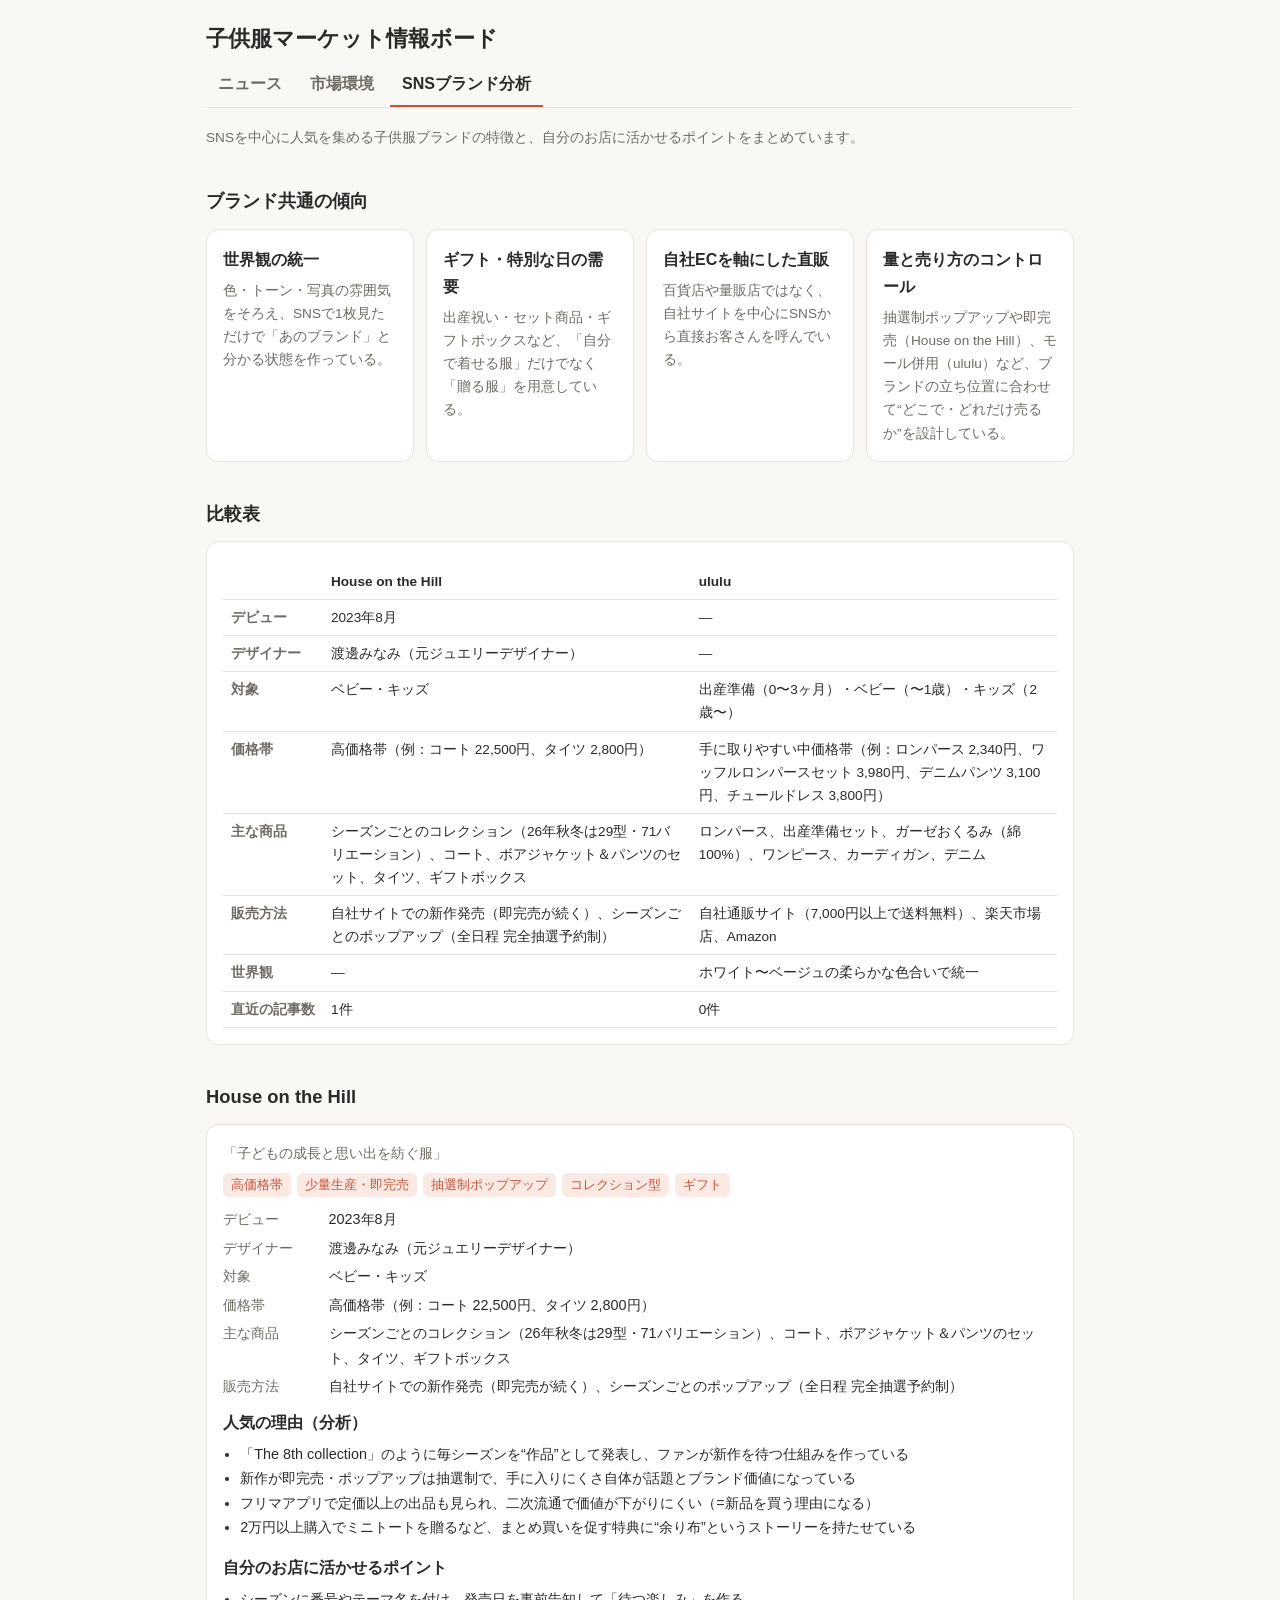
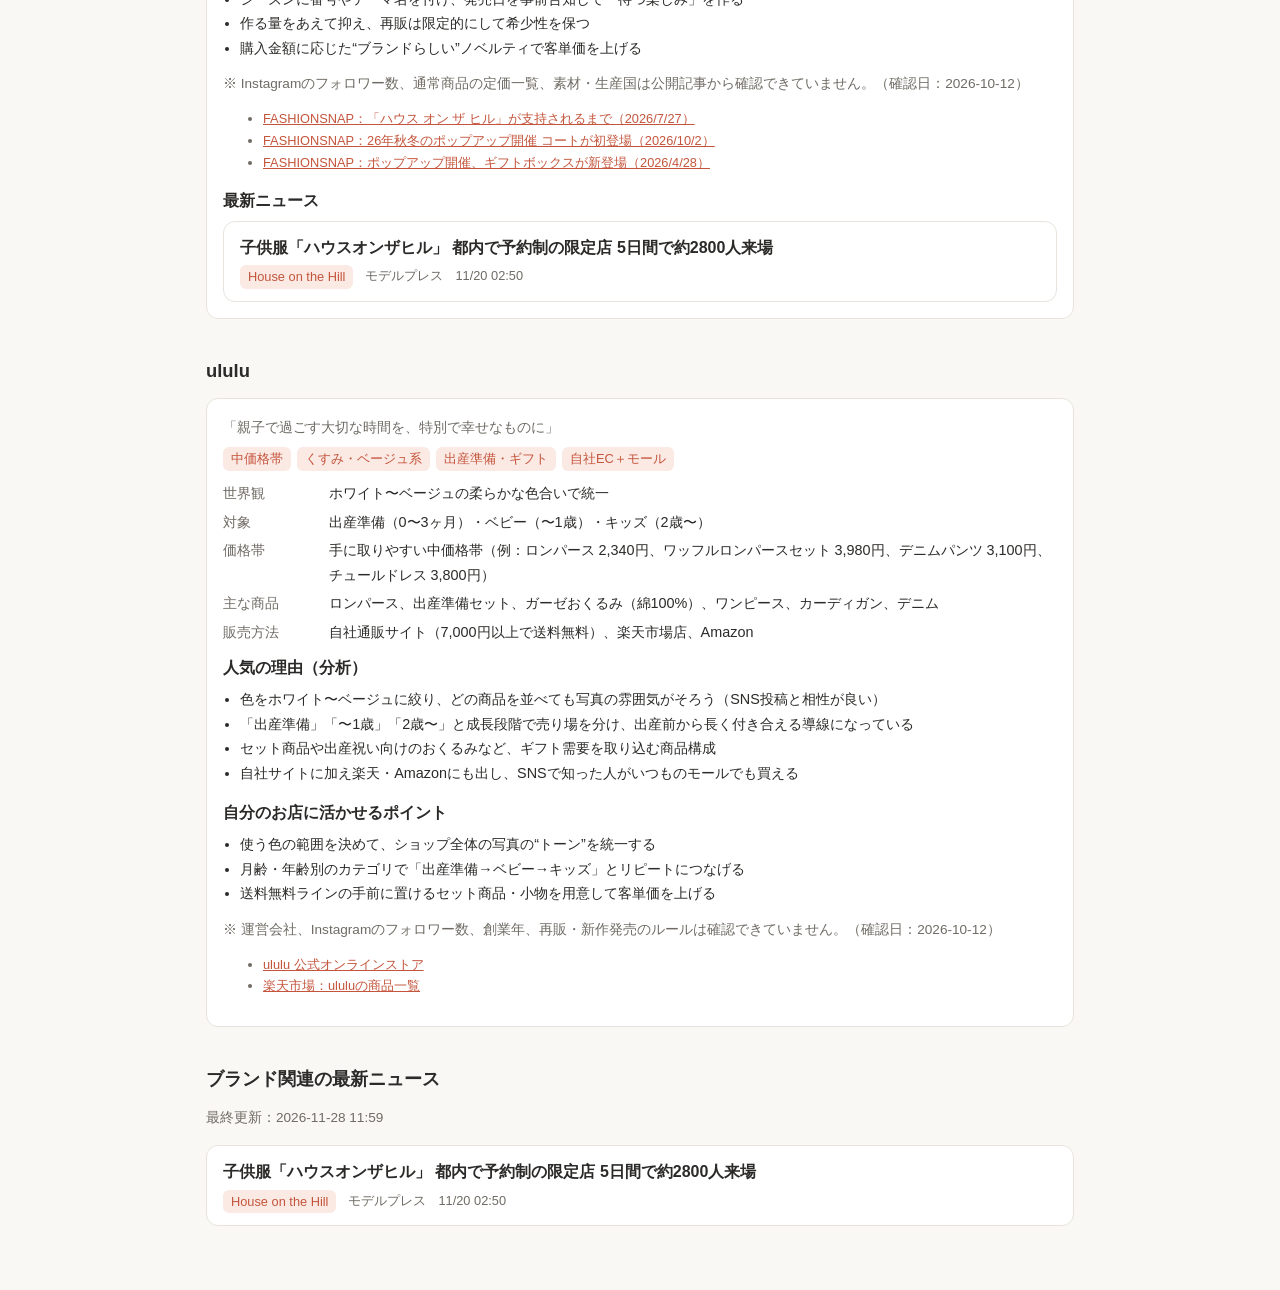
<file: docs/brands.html>
<!doctype html>
<html lang="ja">
<head>
<meta charset="utf-8">
<meta name="viewport" content="width=device-width, initial-scale=1">
<title>子供服マーケット情報ボード｜SNSブランド分析</title>
<style>:root {
  --bg: #faf8f5; --card: #ffffff; --text: #2b2a28; --muted: #6f6b64;
  --line: #e8e3dc; --accent: #c4553c; --accent-soft: #fbe9e4; --new: #2b7d5e;
  --bar: #d9654b; --grid: #ece7e0;
}
@media (prefers-color-scheme: dark) {
  :root {
    --bg: #1c1b1a; --card: #262523; --text: #ecebe8; --muted: #a39f98;
    --line: #3a3835; --accent: #f08a70; --accent-soft: #3d2a25; --new: #5cc59b;
    --bar: #e8795f; --grid: #34322f;
  }
}
* { box-sizing: border-box; }
body {
  margin: 0; background: var(--bg); color: var(--text);
  font-family: -apple-system, BlinkMacSystemFont, "Hiragino Sans", "Noto Sans JP", "Yu Gothic", sans-serif;
  line-height: 1.7;
}
.wrap { max-width: 900px; margin: 0 auto; padding: 20px 16px 64px; }
h1 { font-size: 1.4rem; margin: 0 0 4px; }
h2 { font-size: 1.15rem; margin: 36px 0 12px; }
h3 { font-size: 1rem; margin: 0 0 6px; }
a { color: var(--accent); }
.updated, .note { color: var(--muted); font-size: .85rem; margin: 0 0 16px; }
.nav { display: flex; gap: 4px; margin: 0 0 18px; border-bottom: 1px solid var(--line); overflow-x: auto; }
.nav a {
  padding: 8px 12px; color: var(--muted); text-decoration: none; font-weight: 600; white-space: nowrap;
  border-bottom: 3px solid transparent; margin-bottom: -1px;
}
.nav a[aria-current="page"] { color: var(--text); border-bottom-color: var(--accent); }
.card { background: var(--card); border: 1px solid var(--line); border-radius: 12px; padding: 16px; }
.grid { display: grid; gap: 12px; grid-template-columns: repeat(auto-fit, minmax(190px, 1fr)); }
.kpi .label { font-size: .8rem; color: var(--muted); }
.kpi .value { font-size: 1.6rem; font-weight: 700; line-height: 1.3; margin: 4px 0; }
.kpi .sub { font-size: .8rem; color: var(--muted); }
.search {
  width: 100%; padding: 10px 14px; font-size: 1rem; border-radius: 10px;
  border: 1px solid var(--line); background: var(--card); color: var(--text);
}
.tabs { display: flex; flex-wrap: wrap; gap: 8px; margin: 14px 0 20px; }
.tab {
  border: 1px solid var(--line); background: var(--card); color: var(--text);
  padding: 6px 12px; border-radius: 999px; font-size: .9rem; cursor: pointer;
}
.tab[aria-pressed="true"] { background: var(--accent); border-color: var(--accent); color: #fff; }
.tab .n { opacity: .75; margin-left: 4px; font-size: .8rem; }
.list { list-style: none; padding: 0; margin: 0; display: grid; gap: 10px; }
.item { background: var(--card); border: 1px solid var(--line); border-radius: 12px; padding: 12px 16px; }
.item a { color: var(--text); text-decoration: none; font-weight: 600; }
.item a:hover { color: var(--accent); text-decoration: underline; }
.meta { display: flex; flex-wrap: wrap; gap: 4px 12px; margin-top: 4px; font-size: .8rem; color: var(--muted); }
.chip { background: var(--accent-soft); color: var(--accent); padding: 1px 8px; border-radius: 6px; font-size: .8rem; }
.chips { display: flex; flex-wrap: wrap; gap: 6px; margin: 8px 0; }
.new { color: var(--new); font-weight: 700; }
.empty { color: var(--muted); text-align: center; padding: 28px 0; }
.chart svg { width: 100%; height: auto; display: block; }
.chart .axis { fill: var(--muted); font-size: 11px; }
.chart .gridline { stroke: var(--grid); stroke-width: 1; }
.chart .bar { fill: var(--bar); }
.chart .bar:hover, .chart .bar.active { opacity: .75; }
.chart .val { fill: var(--text); font-size: 11px; font-weight: 600; }
.tooltip {
  position: fixed; pointer-events: none; background: var(--text); color: var(--bg);
  padding: 4px 10px; border-radius: 6px; font-size: .8rem; display: none; z-index: 10;
}
details { margin-top: 8px; font-size: .85rem; }
summary { cursor: pointer; color: var(--muted); }
table { border-collapse: collapse; width: 100%; font-size: .85rem; margin-top: 6px; }
th, td { border-bottom: 1px solid var(--line); padding: 6px 8px; text-align: left; vertical-align: top; }
td.num { text-align: right; font-variant-numeric: tabular-nums; }
.hbar { display: grid; grid-template-columns: 7.5em 1fr 2.5em; gap: 8px; align-items: center; font-size: .85rem; margin: 4px 0; }
.hbar .track { height: 10px; background: var(--grid); border-radius: 4px; overflow: hidden; }
.hbar .fill { height: 100%; background: var(--bar); border-radius: 0 4px 4px 0; }
.hbar .num { text-align: right; color: var(--muted); font-variant-numeric: tabular-nums; }
dl.profile { display: grid; grid-template-columns: 6.5em 1fr; gap: 4px 12px; margin: 10px 0; font-size: .9rem; }
dl.profile dt { color: var(--muted); }
dl.profile dd { margin: 0; }
ul.points { margin: 6px 0 0; padding-left: 1.2em; font-size: .9rem; }
.tagline { color: var(--muted); font-size: .9rem; margin: 0 0 4px; }
.scroll-x { overflow-x: auto; }
.sources { font-size: .8rem; color: var(--muted); }
@media (max-width: 520px) {
  dl.profile { grid-template-columns: 1fr; }
  dl.profile dd { margin-bottom: 6px; }
}
#compare { min-width: 560px; }
#compare th:first-child { white-space: nowrap; color: var(--muted); font-weight: 600; }
#compare td { min-width: 200px; }
</style>
</head>
<body>
<div class="wrap">
  <h1>子供服マーケット情報ボード</h1>
  <nav class="nav"><a href="index.html">ニュース</a><a href="market.html">市場環境</a><a href="brands.html" aria-current="page">SNSブランド分析</a></nav>
  <p class="updated">SNSを中心に人気を集める子供服ブランドの特徴と、自分のお店に活かせるポイントをまとめています。</p>

  <h2>ブランド共通の傾向</h2>
  <div class="grid" id="common"></div>

  <h2>比較表</h2>
  <div class="card scroll-x"><table id="compare"></table></div>

  <div id="brands"></div>

  <h2>ブランド関連の最新ニュース</h2>
  <p class="note" id="news-note"></p>
  <ul class="list" id="news"></ul>
  <p class="empty" id="news-empty" hidden>直近7日〜30日のニュースはまだありません（SNS中心のブランドは記事になる頻度が低めです）</p>
</div>
<script>const el = (tag, cls, text) => {
  const e = document.createElement(tag);
  if (cls) e.className = cls;
  if (text != null) e.textContent = text;
  return e;
};

function fmtDate(iso) {
  const d = new Date(iso);
  return (d.getMonth() + 1) + "/" + d.getDate() + " " +
    String(d.getHours()).padStart(2, "0") + ":" + String(d.getMinutes()).padStart(2, "0");
}

// 記事の一覧を描く。showCategory=false ならカテゴリの札を出さない
function renderNews(listEl, articles, showCategory = true) {
  const dayAgo = Date.now() - 24 * 3600 * 1000;
  listEl.replaceChildren(...articles.map((a) => {
    const li = el("li", "item");
    const link = el("a", null, a.title);
    link.href = a.link; link.target = "_blank"; link.rel = "noopener noreferrer";
    const meta = el("div", "meta");
    if (new Date(a.published).getTime() > dayAgo) meta.append(el("span", "new", "NEW"));
    if (a.brand) meta.append(el("span", "chip", a.brand));
    else if (showCategory) meta.append(el("span", "chip", a.category));
    meta.append(el("span", null, a.source || ""), el("span", null, fmtDate(a.published)));
    li.append(link, meta);
    return li;
  }));
}

// 1 系列の縦棒グラフ（SVG）。data = [[ラベル, 値], ...]
function barChart(box, data, unit) {
  const W = 640, H = 260, L = 8, R = 8, T = 24, B = 26;
  const max = Math.max(...data.map((d) => d[1])) * 1.1;
  const slot = (W - L - R) / data.length, bw = Math.min(44, slot * 0.6);
  const y = (v) => T + (H - T - B) * (1 - v / max);
  const ns = "http://www.w3.org/2000/svg";
  const svg = document.createElementNS(ns, "svg");
  svg.setAttribute("viewBox", `0 0 ${W} ${H}`);
  svg.setAttribute("role", "img");
  const mk = (name, attrs, text) => {
    const n = document.createElementNS(ns, name);
    for (const k in attrs) n.setAttribute(k, attrs[k]);
    if (text != null) n.textContent = text;
    svg.append(n);
    return n;
  };
  mk("line", { class: "gridline", x1: L, x2: W - R, y1: H - B, y2: H - B });
  const tip = document.querySelector(".tooltip") || document.body.appendChild(el("div", "tooltip"));
  const fmt = (v) => v.toLocaleString("ja-JP") + unit;
  data.forEach(([label, v], i) => {
    const cx = L + slot * i + slot / 2;
    const top = y(v), h = H - B - top;
    // 上側だけ角を丸めた棒（下端は基準線に接する）
    const r = Math.min(4, h);
    const x0 = cx - bw / 2, x1 = cx + bw / 2;
    const bar = mk("path", {
      class: "bar",
      d: `M${x0},${H - B} V${top + r} Q${x0},${top} ${x0 + r},${top} H${x1 - r} Q${x1},${top} ${x1},${top + r} V${H - B} Z`,
    });
    mk("text", { class: "axis", x: cx, y: H - 8, "text-anchor": "middle" }, label);
    // 最初と最後の値だけ直接表示（全部に数字を付けない）
    if (i === 0 || i === data.length - 1) {
      mk("text", { class: "val", x: cx, y: top - 6, "text-anchor": "middle" }, v.toLocaleString("ja-JP"));
    }
    // 棒より広い当たり判定
    const hit = mk("rect", { x: L + slot * i, y: T, width: slot, height: H - T - B, fill: "transparent" });
    hit.addEventListener("mousemove", (e) => {
      bar.classList.add("active");
      tip.textContent = `${label}年：${fmt(v)}`;
      tip.style.display = "block";
      tip.style.left = e.clientX + 12 + "px";
      tip.style.top = e.clientY - 28 + "px";
    });
    hit.addEventListener("mouseleave", () => { bar.classList.remove("active"); tip.style.display = "none"; });
  });
  box.append(svg);
}
</script>
<script>
const DATA = {"updated": "2026-11-28 11:59", "brands": [{"name": "House on the Hill", "aliases": ["House on the Hill", "ハウス オン ザ ヒル", "ハウスオンザヒル"], "checked": "2026-10-12", "tagline": "子どもの成長と思い出を紡ぐ服", "profile": {"デビュー": "2023年8月", "デザイナー": "渡邊みなみ（元ジュエリーデザイナー）", "対象": "ベビー・キッズ", "価格帯": "高価格帯（例：コート 22,500円、タイツ 2,800円）", "主な商品": "シーズンごとのコレクション（26年秋冬は29型・71バリエーション）、コート、ボアジャケット＆パンツのセット、タイツ、ギフトボックス", "販売方法": "自社サイトでの新作発売（即完売が続く）、シーズンごとのポップアップ（全日程 完全抽選予約制）"}, "tags": ["高価格帯", "少量生産・即完売", "抽選制ポップアップ", "コレクション型", "ギフト"], "strengths": ["「The 8th collection」のように毎シーズンを“作品”として発表し、ファンが新作を待つ仕組みを作っている", "新作が即完売・ポップアップは抽選制で、手に入りにくさ自体が話題とブランド価値になっている", "フリマアプリで定価以上の出品も見られ、二次流通で価値が下がりにくい（=新品を買う理由になる）", "2万円以上購入でミニトートを贈るなど、まとめ買いを促す特典に“余り布”というストーリーを持たせている"], "takeaways": ["シーズンに番号やテーマ名を付け、発売日を事前告知して「待つ楽しみ」を作る", "作る量をあえて抑え、再販は限定的にして希少性を保つ", "購入金額に応じた“ブランドらしい”ノベルティで客単価を上げる"], "sources": [{"label": "FASHIONSNAP：「ハウス オン ザ ヒル」が支持されるまで（2026/7/27）", "url": "https://www.fashionsnap.com/article/house-on-the-hill-interview-2026/"}, {"label": "FASHIONSNAP：26年秋冬のポップアップ開催 コートが初登場（2026/10/2）", "url": "https://www.fashionsnap.com/article/2026-10-02/house-on-the-hill-the-8th-popup/"}, {"label": "FASHIONSNAP：ポップアップ開催、ギフトボックスが新登場（2026/4/28）", "url": "https://www.fashionsnap.com/article/2026-04-28/houseonthehill-7th-popup/"}], "unknown": "Instagramのフォロワー数、通常商品の定価一覧、素材・生産国は公開記事から確認できていません。"}, {"name": "ululu", "aliases": ["ululu", "ウルル"], "match_with_kids_term": true, "checked": "2026-10-12", "tagline": "親子で過ごす大切な時間を、特別で幸せなものに", "profile": {"世界観": "ホワイト〜ベージュの柔らかな色合いで統一", "対象": "出産準備（0〜3ヶ月）・ベビー（〜1歳）・キッズ（2歳〜）", "価格帯": "手に取りやすい中価格帯（例：ロンパース 2,340円、ワッフルロンパースセット 3,980円、デニムパンツ 3,100円、チュールドレス 3,800円）", "主な商品": "ロンパース、出産準備セット、ガーゼおくるみ（綿100%）、ワンピース、カーディガン、デニム", "販売方法": "自社通販サイト（7,000円以上で送料無料）、楽天市場店、Amazon"}, "tags": ["中価格帯", "くすみ・ベージュ系", "出産準備・ギフト", "自社EC＋モール"], "strengths": ["色をホワイト〜ベージュに絞り、どの商品を並べても写真の雰囲気がそろう（SNS投稿と相性が良い）", "「出産準備」「〜1歳」「2歳〜」と成長段階で売り場を分け、出産前から長く付き合える導線になっている", "セット商品や出産祝い向けのおくるみなど、ギフト需要を取り込む商品構成", "自社サイトに加え楽天・Amazonにも出し、SNSで知った人がいつものモールでも買える"], "takeaways": ["使う色の範囲を決めて、ショップ全体の写真の“トーン”を統一する", "月齢・年齢別のカテゴリで「出産準備→ベビー→キッズ」とリピートにつなげる", "送料無料ラインの手前に置けるセット商品・小物を用意して客単価を上げる"], "sources": [{"label": "ululu 公式オンラインストア", "url": "https://ululu-shop.jp/"}, {"label": "楽天市場：ululuの商品一覧", "url": "https://search.rakuten.co.jp/search/mall/ululu/"}], "unknown": "運営会社、Instagramのフォロワー数、創業年、再販・新作発売のルールは確認できていません。"}], "common_trends": [{"title": "世界観の統一", "body": "色・トーン・写真の雰囲気をそろえ、SNSで1枚見ただけで「あのブランド」と分かる状態を作っている。"}, {"title": "ギフト・特別な日の需要", "body": "出産祝い・セット商品・ギフトボックスなど、「自分で着せる服」だけでなく「贈る服」を用意している。"}, {"title": "自社ECを軸にした直販", "body": "百貨店や量販店ではなく、自社サイトを中心にSNSから直接お客さんを呼んでいる。"}, {"title": "量と売り方のコントロール", "body": "抽選制ポップアップや即完売（House on the Hill）、モール併用（ululu）など、ブランドの立ち位置に合わせて“どこで・どれだけ売るか”を設計している。"}], "articles": [{"title": "子供服「ハウスオンザヒル」 都内で予約制の限定店 5日間で約2800人来場", "link": "https://news.google.com/rss/articles/CBMiQ0FVX3lxTE15anBTVy1OaEVUSmRDMzNJY0pHQ1NjZGQtWDB0aWNubTZkdE1XZ1otMEtzM2MwLUp2MlhwN0wtSkREVVE?oc=5", "source": "モデルプレス", "published": "2026-11-20T11:50:39+09:00", "category": "注目SNSブランド", "keyword": "\"ハウスオンザヒル\" 子供服", "brand": "House on the Hill"}]};
const $ = (id) => document.getElementById(id);

$("common").replaceChildren(...DATA.common_trends.map((t) => {
  const c = el("div", "card");
  const p = el("p", "note", t.body); p.style.margin = "0";
  c.append(el("h3", null, t.title), p);
  return c;
}));

// 比較表：ブランドごとの profile の項目を行にする
const keys = [...new Set(DATA.brands.flatMap((b) => Object.keys(b.profile)))];
const head = el("tr");
head.append(el("th"), ...DATA.brands.map((b) => el("th", null, b.name)));
$("compare").append(head);
keys.forEach((k) => {
  const tr = el("tr");
  tr.append(el("th", null, k), ...DATA.brands.map((b) => el("td", null, b.profile[k] || "—")));
  $("compare").append(tr);
});
const newsCount = el("tr");
newsCount.append(el("th", null, "直近の記事数"),
  ...DATA.brands.map((b) => el("td", null, DATA.articles.filter((a) => a.brand === b.name).length + "件")));
$("compare").append(newsCount);

const list = (items) => {
  const ul = el("ul", "points");
  ul.append(...items.map((t) => el("li", null, t)));
  return ul;
};

DATA.brands.forEach((b) => {
  const sec = el("section");
  sec.append(el("h2", null, b.name));
  const card = el("div", "card");
  card.append(el("p", "tagline", "「" + b.tagline + "」"));
  const chips = el("div", "chips");
  chips.append(...b.tags.map((t) => el("span", "chip", t)));
  card.append(chips);
  const dl = el("dl", "profile");
  Object.entries(b.profile).forEach(([k, v]) => dl.append(el("dt", null, k), el("dd", null, v)));
  card.append(dl);
  card.append(el("h3", null, "人気の理由（分析）"), list(b.strengths));
  const h = el("h3", null, "自分のお店に活かせるポイント"); h.style.marginTop = "14px";
  card.append(h, list(b.takeaways));
  const unk = el("p", "note", "※ " + b.unknown + "（確認日：" + b.checked + "）");
  unk.style.margin = "12px 0 4px";
  card.append(unk);
  const src = el("ul", "sources");
  src.append(...b.sources.map((s) => {
    const li = el("li"), a = el("a", null, s.label);
    a.href = s.url; a.target = "_blank"; a.rel = "noopener noreferrer";
    li.append(a);
    return li;
  }));
  card.append(src);
  const bn = DATA.articles.filter((a) => a.brand === b.name);
  if (bn.length) {
    const h4 = el("h3", null, "最新ニュース"); h4.style.marginTop = "14px";
    const ul = el("ul", "list");
    renderNews(ul, bn.slice(0, 5), false);
    card.append(h4, ul);
  }
  sec.append(card);
  $("brands").append(sec);
});

$("news-note").textContent = "最終更新：" + DATA.updated;
$("news-empty").hidden = DATA.articles.length > 0;
renderNews($("news"), DATA.articles);
</script>
</body>
</html>
</file>
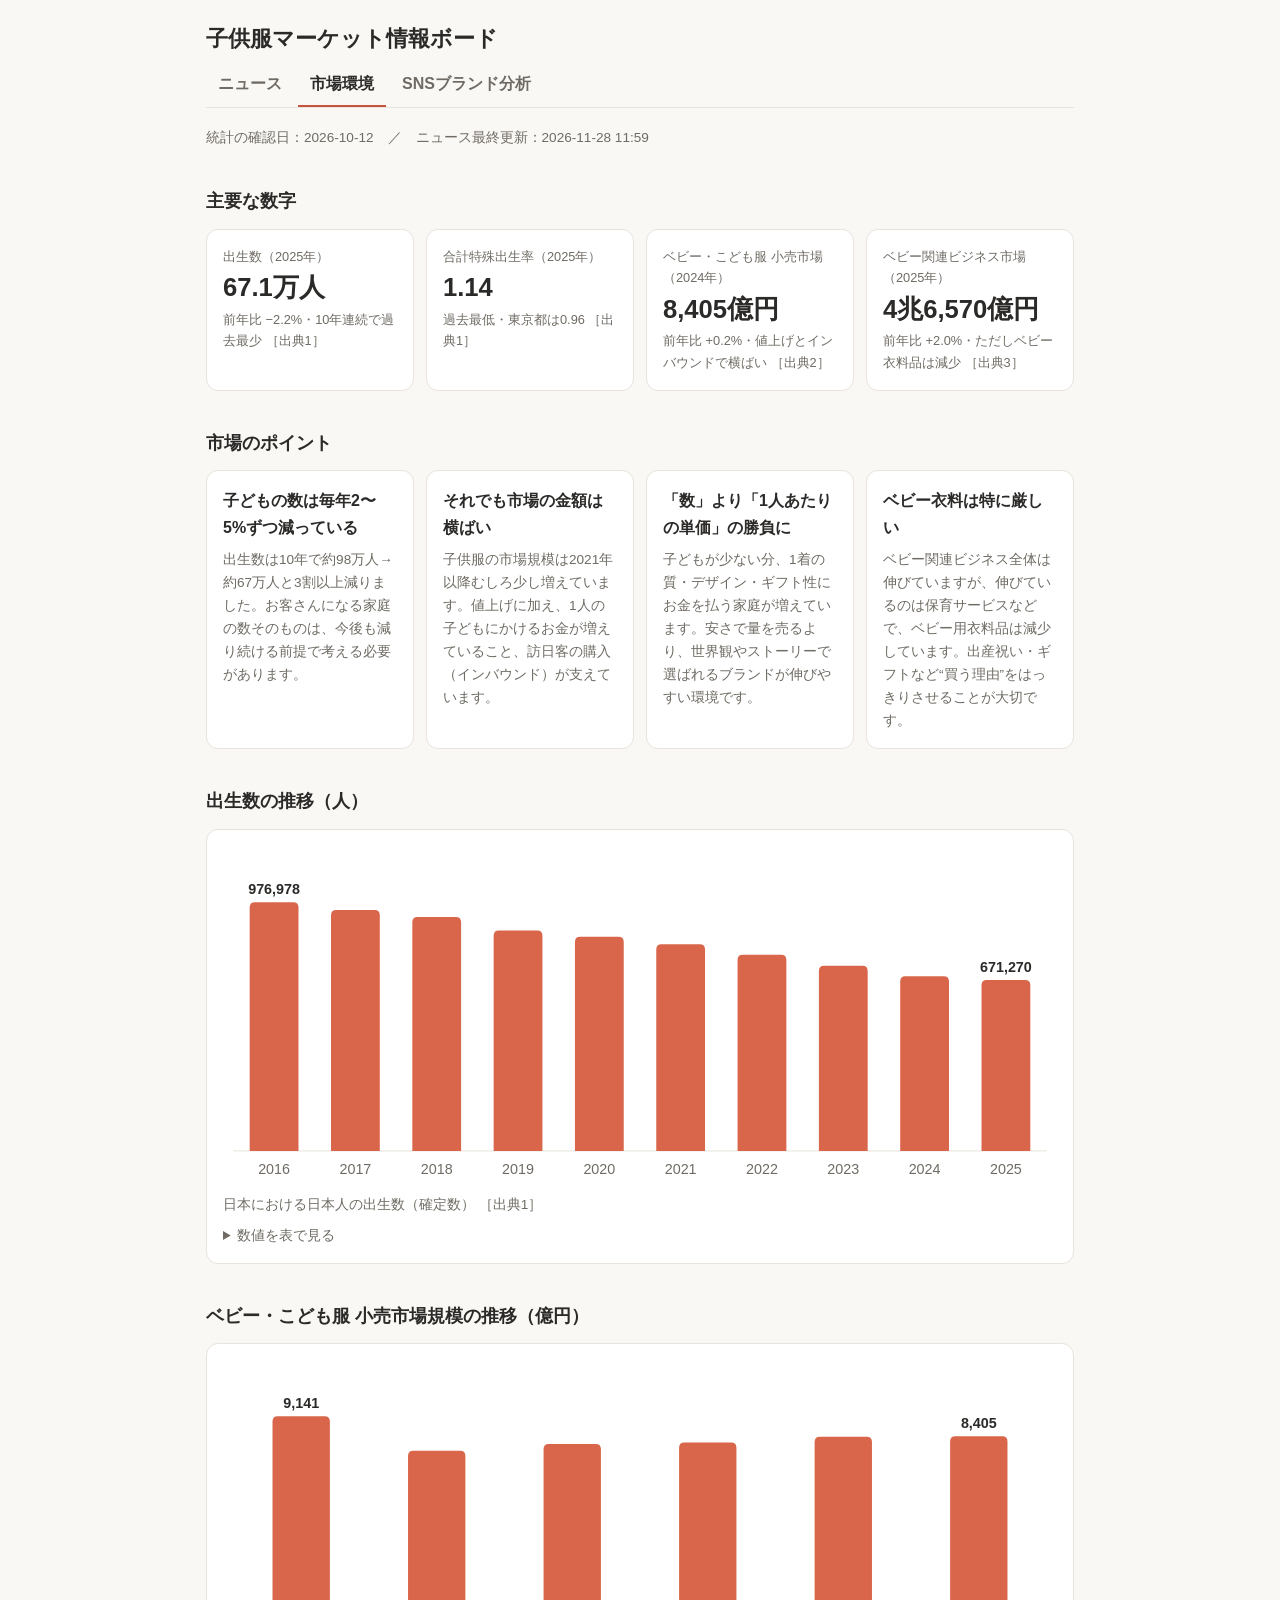
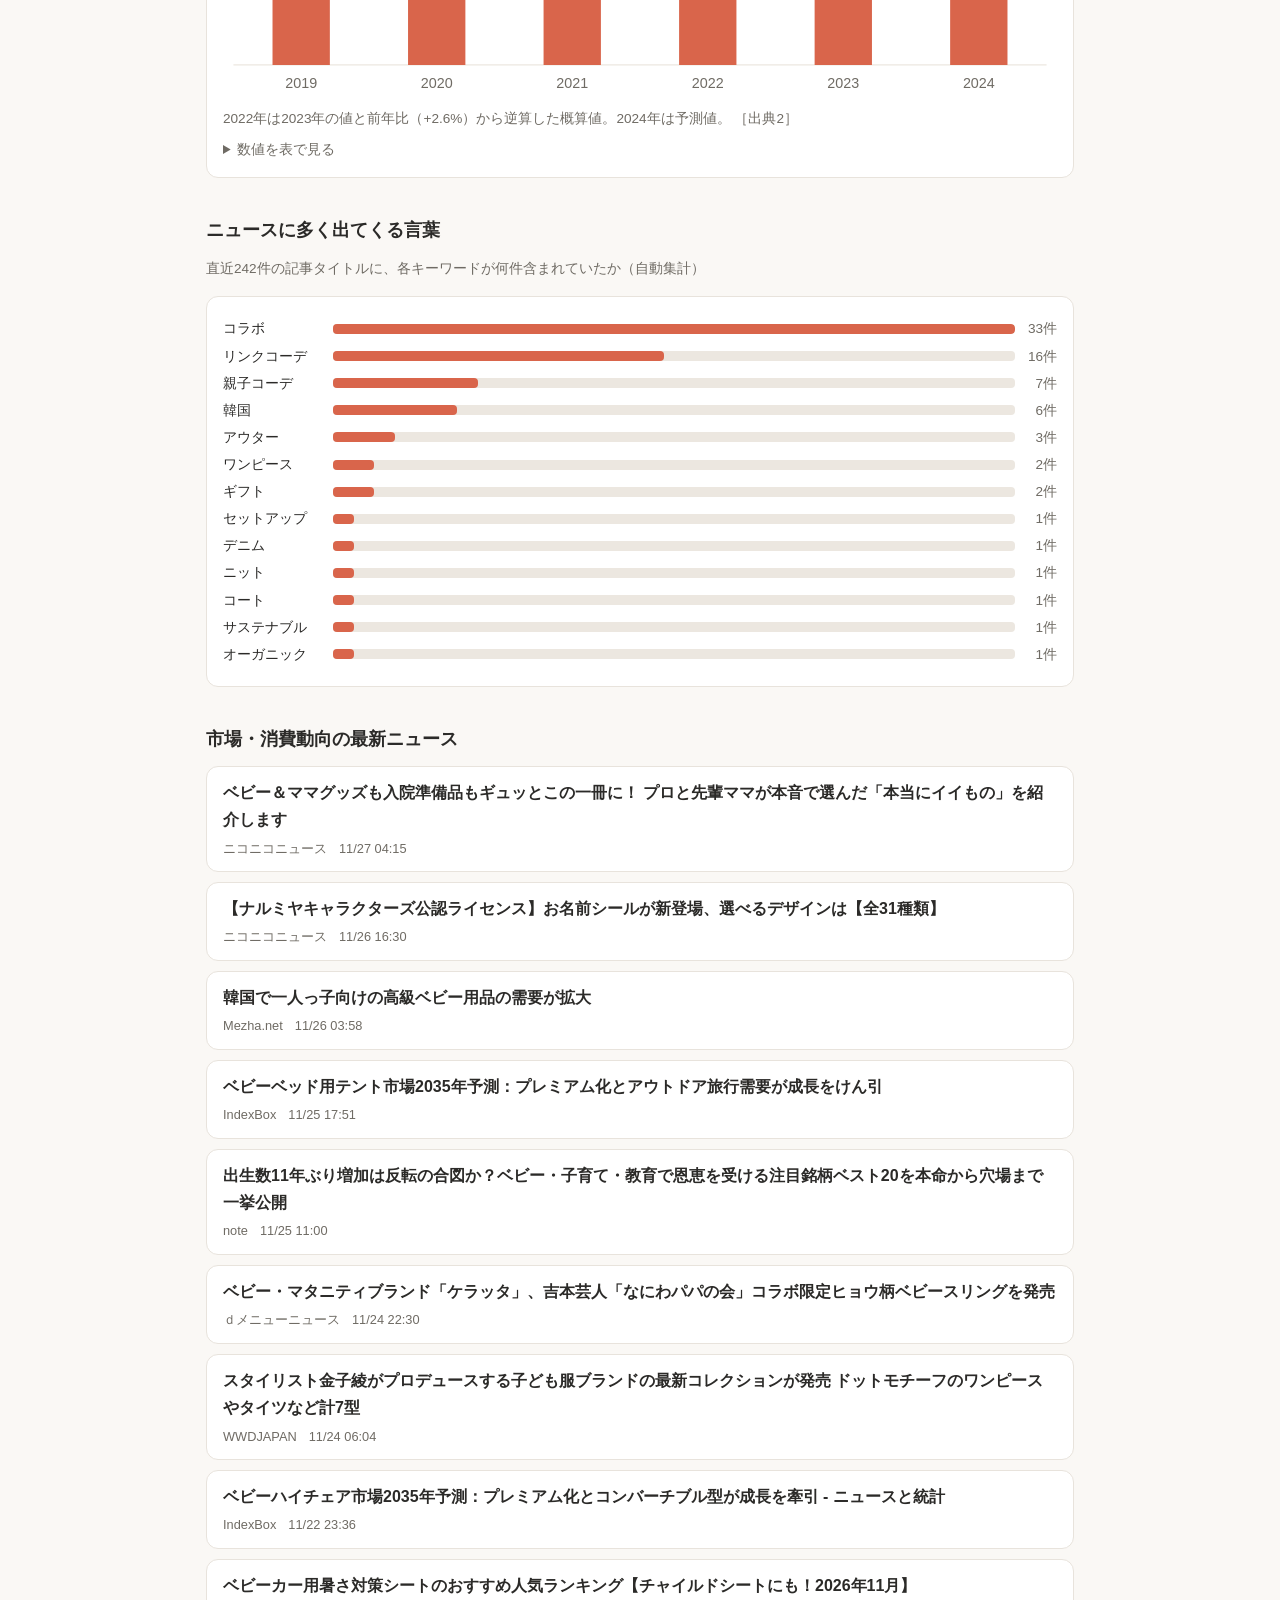
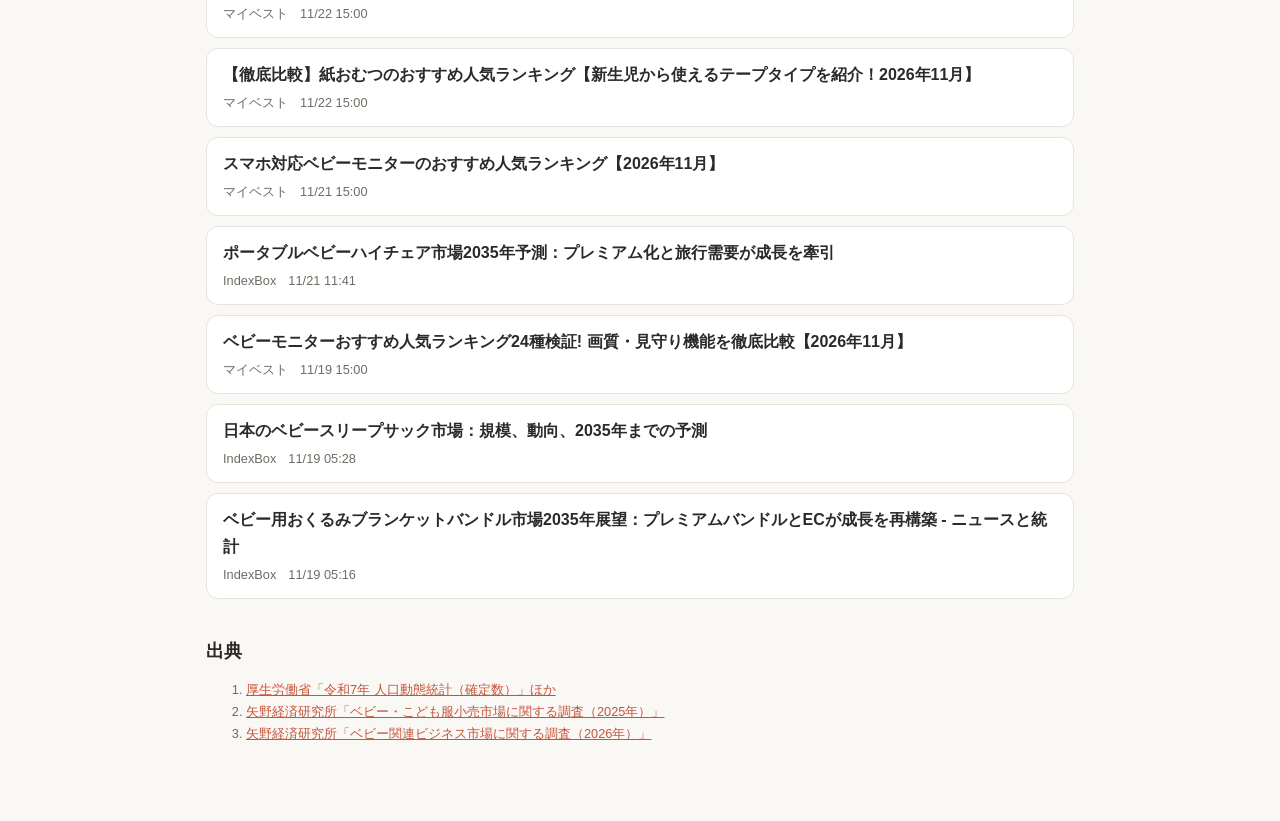
<file: docs/market.html>
<!doctype html>
<html lang="ja">
<head>
<meta charset="utf-8">
<meta name="viewport" content="width=device-width, initial-scale=1">
<title>子供服マーケット情報ボード｜市場環境</title>
<style>:root {
  --bg: #faf8f5; --card: #ffffff; --text: #2b2a28; --muted: #6f6b64;
  --line: #e8e3dc; --accent: #c4553c; --accent-soft: #fbe9e4; --new: #2b7d5e;
  --bar: #d9654b; --grid: #ece7e0;
}
@media (prefers-color-scheme: dark) {
  :root {
    --bg: #1c1b1a; --card: #262523; --text: #ecebe8; --muted: #a39f98;
    --line: #3a3835; --accent: #f08a70; --accent-soft: #3d2a25; --new: #5cc59b;
    --bar: #e8795f; --grid: #34322f;
  }
}
* { box-sizing: border-box; }
body {
  margin: 0; background: var(--bg); color: var(--text);
  font-family: -apple-system, BlinkMacSystemFont, "Hiragino Sans", "Noto Sans JP", "Yu Gothic", sans-serif;
  line-height: 1.7;
}
.wrap { max-width: 900px; margin: 0 auto; padding: 20px 16px 64px; }
h1 { font-size: 1.4rem; margin: 0 0 4px; }
h2 { font-size: 1.15rem; margin: 36px 0 12px; }
h3 { font-size: 1rem; margin: 0 0 6px; }
a { color: var(--accent); }
.updated, .note { color: var(--muted); font-size: .85rem; margin: 0 0 16px; }
.nav { display: flex; gap: 4px; margin: 0 0 18px; border-bottom: 1px solid var(--line); overflow-x: auto; }
.nav a {
  padding: 8px 12px; color: var(--muted); text-decoration: none; font-weight: 600; white-space: nowrap;
  border-bottom: 3px solid transparent; margin-bottom: -1px;
}
.nav a[aria-current="page"] { color: var(--text); border-bottom-color: var(--accent); }
.card { background: var(--card); border: 1px solid var(--line); border-radius: 12px; padding: 16px; }
.grid { display: grid; gap: 12px; grid-template-columns: repeat(auto-fit, minmax(190px, 1fr)); }
.kpi .label { font-size: .8rem; color: var(--muted); }
.kpi .value { font-size: 1.6rem; font-weight: 700; line-height: 1.3; margin: 4px 0; }
.kpi .sub { font-size: .8rem; color: var(--muted); }
.search {
  width: 100%; padding: 10px 14px; font-size: 1rem; border-radius: 10px;
  border: 1px solid var(--line); background: var(--card); color: var(--text);
}
.tabs { display: flex; flex-wrap: wrap; gap: 8px; margin: 14px 0 20px; }
.tab {
  border: 1px solid var(--line); background: var(--card); color: var(--text);
  padding: 6px 12px; border-radius: 999px; font-size: .9rem; cursor: pointer;
}
.tab[aria-pressed="true"] { background: var(--accent); border-color: var(--accent); color: #fff; }
.tab .n { opacity: .75; margin-left: 4px; font-size: .8rem; }
.list { list-style: none; padding: 0; margin: 0; display: grid; gap: 10px; }
.item { background: var(--card); border: 1px solid var(--line); border-radius: 12px; padding: 12px 16px; }
.item a { color: var(--text); text-decoration: none; font-weight: 600; }
.item a:hover { color: var(--accent); text-decoration: underline; }
.meta { display: flex; flex-wrap: wrap; gap: 4px 12px; margin-top: 4px; font-size: .8rem; color: var(--muted); }
.chip { background: var(--accent-soft); color: var(--accent); padding: 1px 8px; border-radius: 6px; font-size: .8rem; }
.chips { display: flex; flex-wrap: wrap; gap: 6px; margin: 8px 0; }
.new { color: var(--new); font-weight: 700; }
.empty { color: var(--muted); text-align: center; padding: 28px 0; }
.chart svg { width: 100%; height: auto; display: block; }
.chart .axis { fill: var(--muted); font-size: 11px; }
.chart .gridline { stroke: var(--grid); stroke-width: 1; }
.chart .bar { fill: var(--bar); }
.chart .bar:hover, .chart .bar.active { opacity: .75; }
.chart .val { fill: var(--text); font-size: 11px; font-weight: 600; }
.tooltip {
  position: fixed; pointer-events: none; background: var(--text); color: var(--bg);
  padding: 4px 10px; border-radius: 6px; font-size: .8rem; display: none; z-index: 10;
}
details { margin-top: 8px; font-size: .85rem; }
summary { cursor: pointer; color: var(--muted); }
table { border-collapse: collapse; width: 100%; font-size: .85rem; margin-top: 6px; }
th, td { border-bottom: 1px solid var(--line); padding: 6px 8px; text-align: left; vertical-align: top; }
td.num { text-align: right; font-variant-numeric: tabular-nums; }
.hbar { display: grid; grid-template-columns: 7.5em 1fr 2.5em; gap: 8px; align-items: center; font-size: .85rem; margin: 4px 0; }
.hbar .track { height: 10px; background: var(--grid); border-radius: 4px; overflow: hidden; }
.hbar .fill { height: 100%; background: var(--bar); border-radius: 0 4px 4px 0; }
.hbar .num { text-align: right; color: var(--muted); font-variant-numeric: tabular-nums; }
dl.profile { display: grid; grid-template-columns: 6.5em 1fr; gap: 4px 12px; margin: 10px 0; font-size: .9rem; }
dl.profile dt { color: var(--muted); }
dl.profile dd { margin: 0; }
ul.points { margin: 6px 0 0; padding-left: 1.2em; font-size: .9rem; }
.tagline { color: var(--muted); font-size: .9rem; margin: 0 0 4px; }
.scroll-x { overflow-x: auto; }
.sources { font-size: .8rem; color: var(--muted); }
@media (max-width: 520px) {
  dl.profile { grid-template-columns: 1fr; }
  dl.profile dd { margin-bottom: 6px; }
}
#compare { min-width: 560px; }
#compare th:first-child { white-space: nowrap; color: var(--muted); font-weight: 600; }
#compare td { min-width: 200px; }
</style>
</head>
<body>
<div class="wrap">
  <h1>子供服マーケット情報ボード</h1>
  <nav class="nav"><a href="index.html">ニュース</a><a href="market.html" aria-current="page">市場環境</a><a href="brands.html">SNSブランド分析</a></nav>
  <p class="updated" id="updated"></p>

  <h2>主要な数字</h2>
  <div class="grid" id="kpis"></div>

  <h2>市場のポイント</h2>
  <div class="grid" id="insights"></div>

  <div id="charts"></div>

  <h2>ニュースに多く出てくる言葉</h2>
  <p class="note" id="trend-note"></p>
  <div class="card" id="trends"></div>

  <h2>市場・消費動向の最新ニュース</h2>
  <ul class="list" id="news"></ul>
  <p class="empty" id="news-empty" hidden>直近の記事はまだありません</p>

  <h2>出典</h2>
  <ol class="sources" id="sources"></ol>
</div>
<script>const el = (tag, cls, text) => {
  const e = document.createElement(tag);
  if (cls) e.className = cls;
  if (text != null) e.textContent = text;
  return e;
};

function fmtDate(iso) {
  const d = new Date(iso);
  return (d.getMonth() + 1) + "/" + d.getDate() + " " +
    String(d.getHours()).padStart(2, "0") + ":" + String(d.getMinutes()).padStart(2, "0");
}

// 記事の一覧を描く。showCategory=false ならカテゴリの札を出さない
function renderNews(listEl, articles, showCategory = true) {
  const dayAgo = Date.now() - 24 * 3600 * 1000;
  listEl.replaceChildren(...articles.map((a) => {
    const li = el("li", "item");
    const link = el("a", null, a.title);
    link.href = a.link; link.target = "_blank"; link.rel = "noopener noreferrer";
    const meta = el("div", "meta");
    if (new Date(a.published).getTime() > dayAgo) meta.append(el("span", "new", "NEW"));
    if (a.brand) meta.append(el("span", "chip", a.brand));
    else if (showCategory) meta.append(el("span", "chip", a.category));
    meta.append(el("span", null, a.source || ""), el("span", null, fmtDate(a.published)));
    li.append(link, meta);
    return li;
  }));
}

// 1 系列の縦棒グラフ（SVG）。data = [[ラベル, 値], ...]
function barChart(box, data, unit) {
  const W = 640, H = 260, L = 8, R = 8, T = 24, B = 26;
  const max = Math.max(...data.map((d) => d[1])) * 1.1;
  const slot = (W - L - R) / data.length, bw = Math.min(44, slot * 0.6);
  const y = (v) => T + (H - T - B) * (1 - v / max);
  const ns = "http://www.w3.org/2000/svg";
  const svg = document.createElementNS(ns, "svg");
  svg.setAttribute("viewBox", `0 0 ${W} ${H}`);
  svg.setAttribute("role", "img");
  const mk = (name, attrs, text) => {
    const n = document.createElementNS(ns, name);
    for (const k in attrs) n.setAttribute(k, attrs[k]);
    if (text != null) n.textContent = text;
    svg.append(n);
    return n;
  };
  mk("line", { class: "gridline", x1: L, x2: W - R, y1: H - B, y2: H - B });
  const tip = document.querySelector(".tooltip") || document.body.appendChild(el("div", "tooltip"));
  const fmt = (v) => v.toLocaleString("ja-JP") + unit;
  data.forEach(([label, v], i) => {
    const cx = L + slot * i + slot / 2;
    const top = y(v), h = H - B - top;
    // 上側だけ角を丸めた棒（下端は基準線に接する）
    const r = Math.min(4, h);
    const x0 = cx - bw / 2, x1 = cx + bw / 2;
    const bar = mk("path", {
      class: "bar",
      d: `M${x0},${H - B} V${top + r} Q${x0},${top} ${x0 + r},${top} H${x1 - r} Q${x1},${top} ${x1},${top + r} V${H - B} Z`,
    });
    mk("text", { class: "axis", x: cx, y: H - 8, "text-anchor": "middle" }, label);
    // 最初と最後の値だけ直接表示（全部に数字を付けない）
    if (i === 0 || i === data.length - 1) {
      mk("text", { class: "val", x: cx, y: top - 6, "text-anchor": "middle" }, v.toLocaleString("ja-JP"));
    }
    // 棒より広い当たり判定
    const hit = mk("rect", { x: L + slot * i, y: T, width: slot, height: H - T - B, fill: "transparent" });
    hit.addEventListener("mousemove", (e) => {
      bar.classList.add("active");
      tip.textContent = `${label}年：${fmt(v)}`;
      tip.style.display = "block";
      tip.style.left = e.clientX + 12 + "px";
      tip.style.top = e.clientY - 28 + "px";
    });
    hit.addEventListener("mouseleave", () => { bar.classList.remove("active"); tip.style.display = "none"; });
  });
  box.append(svg);
}
</script>
<script>
const DATA = {"updated": "2026-11-28 11:59", "market": {"_説明": "子供服の市場環境ページに載せる統計データ（手入力）。新しい統計が出たら数値と出典を追記してください。", "checked": "2026-10-12", "kpis": [{"label": "出生数（2025年）", "value": "67.1万人", "note": "前年比 −2.2%・10年連続で過去最少", "source": 0}, {"label": "合計特殊出生率（2025年）", "value": "1.14", "note": "過去最低・東京都は0.96", "source": 0}, {"label": "ベビー・こども服 小売市場（2024年）", "value": "8,405億円", "note": "前年比 +0.2%・値上げとインバウンドで横ばい", "source": 1}, {"label": "ベビー関連ビジネス市場（2025年）", "value": "4兆6,570億円", "note": "前年比 +2.0%・ただしベビー衣料品は減少", "source": 2}], "charts": [{"title": "出生数の推移", "unit": "人", "source": 0, "note": "日本における日本人の出生数（確定数）", "data": [["2016", 976978], ["2017", 946146], ["2018", 918400], ["2019", 865239], ["2020", 840835], ["2021", 811622], ["2022", 770759], ["2023", 727288], ["2024", 686173], ["2025", 671270]]}, {"title": "ベビー・こども服 小売市場規模の推移", "unit": "億円", "source": 1, "note": "2022年は2023年の値と前年比（+2.6%）から逆算した概算値。2024年は予測値。", "data": [["2019", 9141], ["2020", 7872], ["2021", 8118], ["2022", 8172], ["2023", 8385], ["2024", 8405]]}], "insights": [{"title": "子どもの数は毎年2〜5%ずつ減っている", "body": "出生数は10年で約98万人→約67万人と3割以上減りました。お客さんになる家庭の数そのものは、今後も減り続ける前提で考える必要があります。"}, {"title": "それでも市場の金額は横ばい", "body": "子供服の市場規模は2021年以降むしろ少し増えています。値上げに加え、1人の子どもにかけるお金が増えていること、訪日客の購入（インバウンド）が支えています。"}, {"title": "「数」より「1人あたりの単価」の勝負に", "body": "子どもが少ない分、1着の質・デザイン・ギフト性にお金を払う家庭が増えています。安さで量を売るより、世界観やストーリーで選ばれるブランドが伸びやすい環境です。"}, {"title": "ベビー衣料は特に厳しい", "body": "ベビー関連ビジネス全体は伸びていますが、伸びているのは保育サービスなどで、ベビー用衣料品は減少しています。出産祝い・ギフトなど“買う理由”をはっきりさせることが大切です。"}], "sources": [{"label": "厚生労働省「令和7年 人口動態統計（確定数）」ほか", "url": "https://www.mhlw.go.jp/toukei/list/81-1a.html"}, {"label": "矢野経済研究所「ベビー・こども服小売市場に関する調査（2025年）」", "url": "https://www.yano.co.jp/press-release/show/press_id/3819"}, {"label": "矢野経済研究所「ベビー関連ビジネス市場に関する調査（2026年）」", "url": "https://www.yano.co.jp/press-release/show/press_id/4082"}]}, "articles": [{"title": "ベビー＆ママグッズも入院準備品もギュッとこの一冊に！ プロと先輩ママが本音で選んだ「本当にイイもの」を紹介します", "link": "https://news.google.com/rss/articles/CBMiaEFVX3lxTFBkUHBadGM0LXRHWlZuWm5nb2Zac20yMXBieHdldFVDMnlEbGxrODRLNVE2NjlJTExTcjJNM3lzWTJ4Sm1Hb0JleGZsVmtMRGYzN2FheXZucmJJTkFfdmZHa0dUMXdhZG9a?oc=5", "source": "ニコニコニュース", "published": "2026-11-27T13:15:42+09:00", "category": "市場・消費動向", "keyword": "ベビー用品 市場", "brand": null}, {"title": "【ナルミヤキャラクターズ公認ライセンス】お名前シールが新登場、選べるデザインは【全31種類】", "link": "https://news.google.com/rss/articles/CBMiaEFVX3lxTE5fZVBYTVVuUGlycmp5RjhFOEYzUVhkQUZvbWNkWFlMYjlBLUdjSEIwVkFuVGtFMUV2dzV2MzlPQ1l5TmlHRjQ4RDE1aUdOR09TWGF2Q3JPeS1hQzIxYkpYMkxXNDVkWTZz?oc=5", "source": "ニコニコニュース", "published": "2026-11-27T01:30:19+09:00", "category": "市場・消費動向", "keyword": "子供服 市場", "brand": null}, {"title": "韓国で一人っ子向けの高級ベビー用品の需要が拡大", "link": "https://news.google.com/rss/articles/[base64]?oc=5", "source": "Mezha.net", "published": "2026-11-26T12:58:00+09:00", "category": "市場・消費動向", "keyword": "ベビー用品 市場", "brand": null}, {"title": "ベビーベッド用テント市場2035年予測：プレミアム化とアウトドア旅行需要が成長をけん引", "link": "https://news.google.com/rss/articles/[base64]?oc=5", "source": "IndexBox", "published": "2026-11-26T02:51:05+09:00", "category": "市場・消費動向", "keyword": "ベビー用品 市場", "brand": null}, {"title": "出生数11年ぶり増加は反転の合図か？ベビー・子育て・教育で恩恵を受ける注目銘柄ベスト20を本命から穴場まで一挙公開", "link": "https://news.google.com/rss/articles/CBMiW0FVX3lxTE9GWExjcl82OElaNTFQdk5ybnNHSWk5UklyWUVsV3NiZzIyNXRJTFVQV01oREwzVVF6XzNJOWhQbjRYcURHc0s2RjJLSG1nMGctLXNZcEx5ejN1TUE?oc=5", "source": "note", "published": "2026-11-25T20:00:00+09:00", "category": "市場・消費動向", "keyword": "ベビー用品 市場", "brand": null}, {"title": "ベビー・マタニティブランド「ケラッタ」、吉本芸人「なにわパパの会」コラボ限定ヒョウ柄ベビースリングを発売", "link": "https://news.google.com/rss/articles/[base64]?oc=5", "source": "ｄメニューニュース", "published": "2026-11-25T07:30:00+09:00", "category": "市場・消費動向", "keyword": "ベビー用品 市場", "brand": null}, {"title": "スタイリスト⾦⼦綾がプロデュースする子ども服ブランドの最新コレクションが発売 ドットモチーフのワンピースやタイツなど計7型", "link": "https://news.google.com/rss/articles/CBMiU0FVX3lxTE01bUR1WlZxMHJ3ZDhQOTNMYUs3NkczNlpYcHE4Z2NfVUFfNXcyOHhneFFReERsdEdBLWVFUHA1b2JnQkhjdXRRVTllUkFZNnRadGNV?oc=5", "source": "WWDJAPAN", "published": "2026-11-24T15:04:29+09:00", "category": "市場・消費動向", "keyword": "子供服 市場", "brand": null}, {"title": "ベビーハイチェア市場2035年予測：プレミアム化とコンバーチブル型が成長を牽引 - ニュースと統計", "link": "https://news.google.com/rss/articles/[base64]?oc=5", "source": "IndexBox", "published": "2026-11-23T08:36:06+09:00", "category": "市場・消費動向", "keyword": "ベビー用品 市場", "brand": null}, {"title": "ベビーカー用暑さ対策シートのおすすめ人気ランキング【チャイルドシートにも！2026年11月】", "link": "https://news.google.com/rss/articles/CBMiPkFVX3lxTFA0RzlDcG82N0RPQ2Iybm9DTGxPeDhPYzBRZkR5ekhUVlVPb0dQWHZjM2N4Sm5KR0NuVm5URG5B?oc=5", "source": "マイベスト", "published": "2026-11-23T00:00:00+09:00", "category": "市場・消費動向", "keyword": "ベビー用品 市場", "brand": null}, {"title": "【徹底比較】紙おむつのおすすめ人気ランキング【新生児から使えるテープタイプを紹介！2026年11月】", "link": "https://news.google.com/rss/articles/CBMiOkFVX3lxTFBjOWVYR0lQeXBQQ3V4QWk1LVJGMms4WkVTbHpVQ19LT0ExYVAzUkhKYmYxR3Y2cUNUUkE?oc=5", "source": "マイベスト", "published": "2026-11-23T00:00:00+09:00", "category": "市場・消費動向", "keyword": "ベビー用品 市場", "brand": null}, {"title": "スマホ対応ベビーモニターのおすすめ人気ランキング【2026年11月】", "link": "https://news.google.com/rss/articles/CBMiPkFVX3lxTFB6a3RLaThhVWFiZ0JzY21jbF9rbWFuNzVwNlVfRGFWZWpYOTRWbVhaclE5RFJaWERucGlSRlV3?oc=5", "source": "マイベスト", "published": "2026-11-22T00:00:00+09:00", "category": "市場・消費動向", "keyword": "ベビー用品 市場", "brand": null}, {"title": "ポータブルベビーハイチェア市場2035年予測：プレミアム化と旅行需要が成長を牽引", "link": "https://news.google.com/rss/articles/[base64]?oc=5", "source": "IndexBox", "published": "2026-11-21T20:41:04+09:00", "category": "市場・消費動向", "keyword": "ベビー用品 市場", "brand": null}, {"title": "ベビーモニターおすすめ人気ランキング24種検証! 画質・見守り機能を徹底比較【2026年11月】", "link": "https://news.google.com/rss/articles/CBMiPEFVX3lxTE9nOExMa2FzaVlPTGl2NXp1YWFTbUpLeUpkT0tZWGJuT3NPVDgwNHFhQVhYSEIwM195dUlJNg?oc=5", "source": "マイベスト", "published": "2026-11-20T00:00:00+09:00", "category": "市場・消費動向", "keyword": "ベビー用品 市場", "brand": null}, {"title": "日本のベビースリープサック市場：規模、動向、2035年までの予測", "link": "https://news.google.com/rss/articles/[base64]?oc=5", "source": "IndexBox", "published": "2026-11-19T14:28:14+09:00", "category": "市場・消費動向", "keyword": "ベビー用品 市場", "brand": null}, {"title": "ベビー用おくるみブランケットバンドル市場2035年展望：プレミアムバンドルとECが成長を再構築 - ニュースと統計", "link": "https://news.google.com/rss/articles/[base64]?oc=5", "source": "IndexBox", "published": "2026-11-19T14:16:04+09:00", "category": "市場・消費動向", "keyword": "ベビー用品 市場", "brand": null}], "trends": [["コラボ", 33], ["リンクコーデ", 16], ["親子コーデ", 7], ["韓国", 6], ["アウター", 3], ["ワンピース", 2], ["ギフト", 2], ["セットアップ", 1], ["デニム", 1], ["ニット", 1], ["コート", 1], ["サステナブル", 1], ["オーガニック", 1]], "total": 242};
const M = DATA.market;
const $ = (id) => document.getElementById(id);
$("updated").textContent = "統計の確認日：" + M.checked + "　／　ニュース最終更新：" + DATA.updated;

const srcMark = (i) => "［出典" + (i + 1) + "］";

$("kpis").replaceChildren(...M.kpis.map((k) => {
  const c = el("div", "card kpi");
  c.append(el("div", "label", k.label), el("div", "value", k.value), el("div", "sub", k.note + " " + srcMark(k.source)));
  return c;
}));

$("insights").replaceChildren(...M.insights.map((p) => {
  const c = el("div", "card");
  c.append(el("h3", null, p.title), el("div", "note", p.body));
  c.lastChild.style.margin = "0";
  return c;
}));

M.charts.forEach((ch) => {
  const sec = el("section");
  sec.append(el("h2", null, ch.title + "（" + ch.unit + "）"));
  const card = el("div", "card chart");
  barChart(card, ch.data, ch.unit);
  const det = el("details");
  det.append(el("summary", null, "数値を表で見る"));
  const tbl = el("table");
  tbl.append(...ch.data.map(([k, v]) => {
    const tr = el("tr");
    tr.append(el("td", null, k + "年"), el("td", "num", v.toLocaleString("ja-JP") + ch.unit));
    return tr;
  }));
  det.append(tbl);
  card.append(el("p", "note", ch.note + " " + srcMark(ch.source)), det);
  card.querySelector("p").style.margin = "8px 0 0";
  sec.append(card);
  $("charts").append(sec);
});

$("trend-note").textContent = "直近" + DATA.total + "件の記事タイトルに、各キーワードが何件含まれていたか（自動集計）";
if (DATA.trends.length) {
  const max = DATA.trends[0][1];
  $("trends").replaceChildren(...DATA.trends.slice(0, 15).map(([t, n]) => {
    const row = el("div", "hbar");
    const track = el("div", "track"), fill = el("div", "fill");
    fill.style.width = (n / max * 100) + "%";
    track.append(fill);
    row.append(el("span", null, t), track, el("span", "num", n + "件"));
    return row;
  }));
} else {
  $("trends").append(el("p", "empty", "まだ集計できる記事がありません"));
}

$("news-empty").hidden = DATA.articles.length > 0;
renderNews($("news"), DATA.articles, false);

$("sources").replaceChildren(...M.sources.map((s) => {
  const li = el("li"), a = el("a", null, s.label);
  a.href = s.url; a.target = "_blank"; a.rel = "noopener noreferrer";
  li.append(a);
  return li;
}));
</script>
</body>
</html>
</file>
